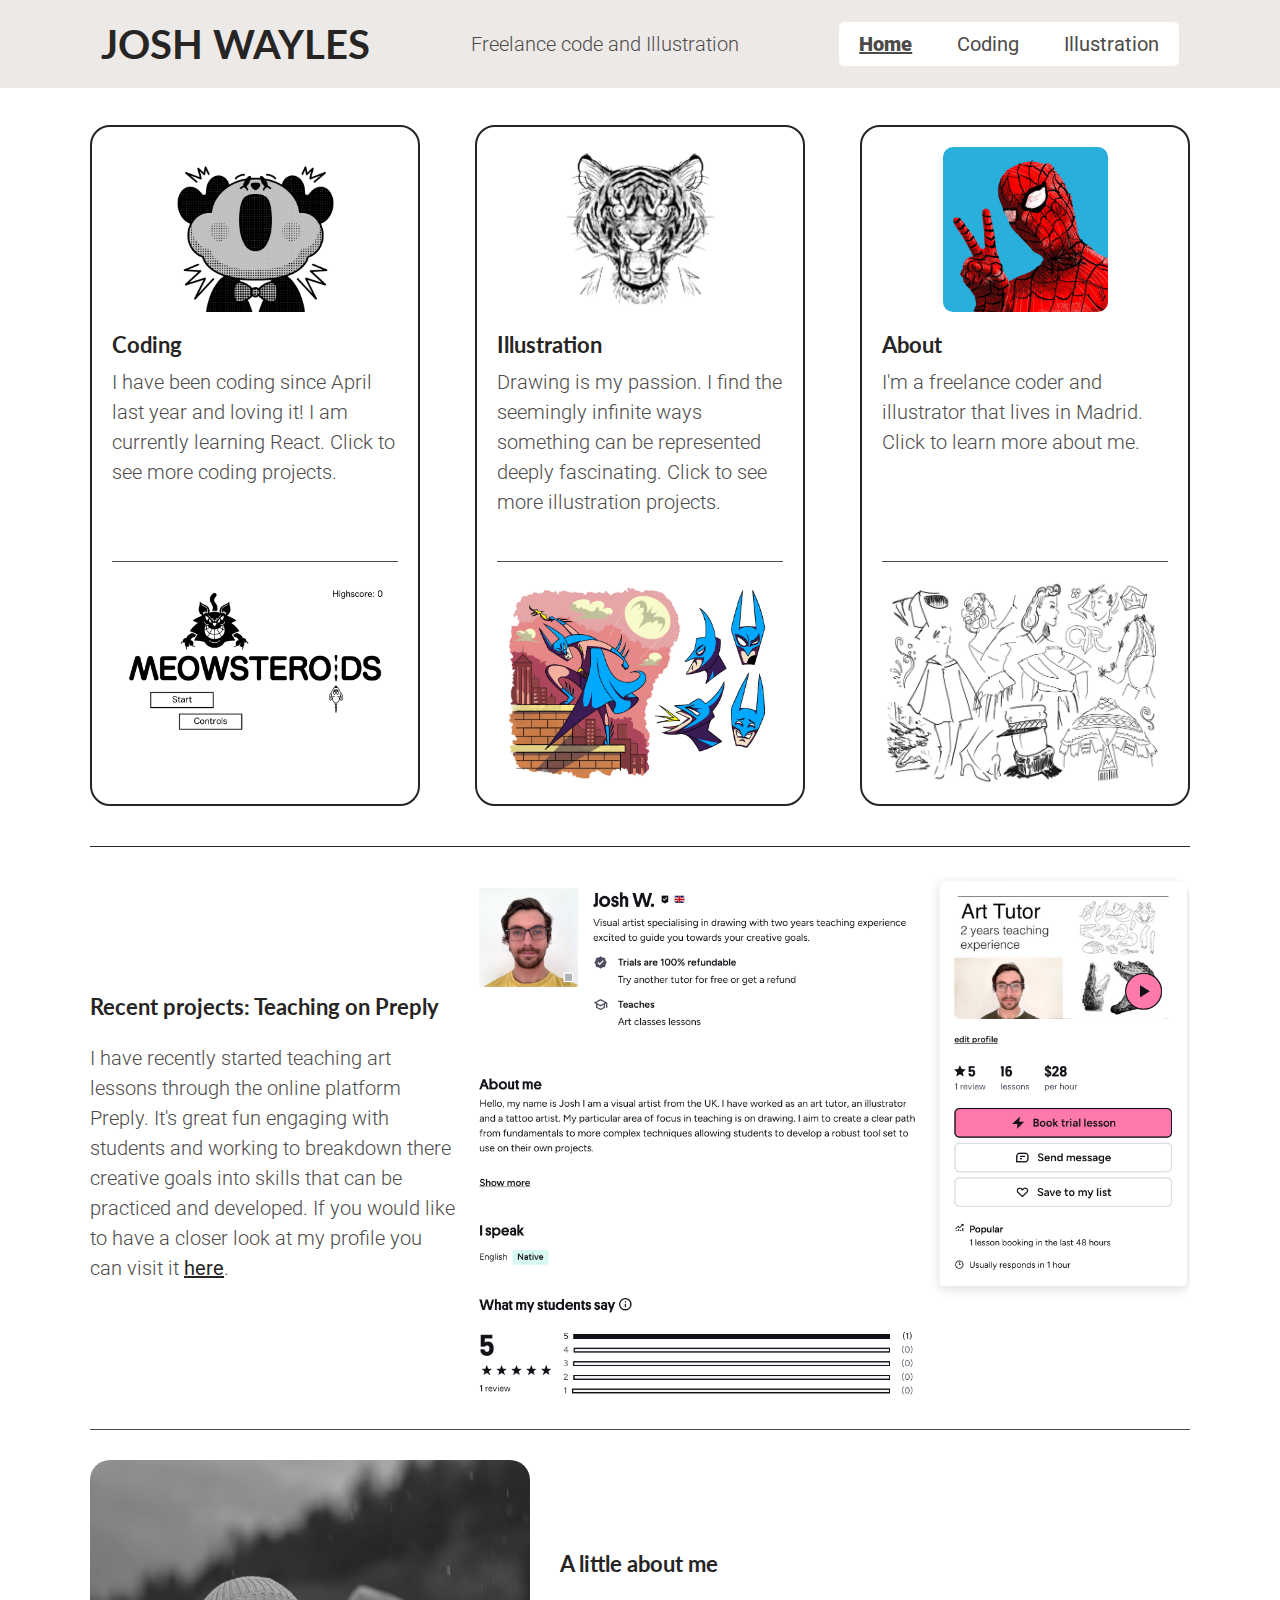
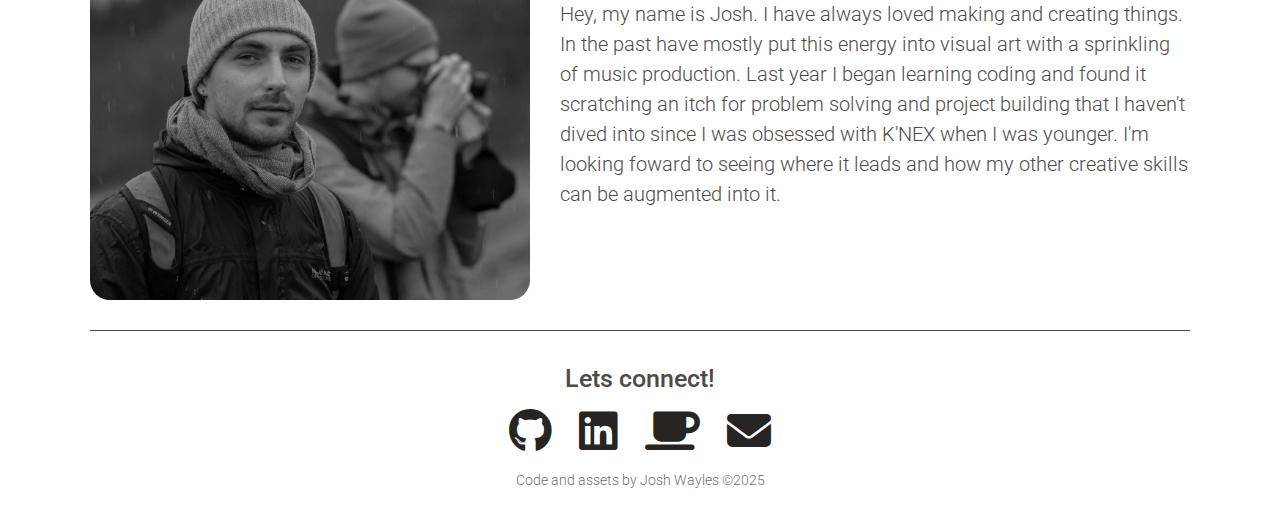
<file: index.html>
<!DOCTYPE html>
<html lang="en">

<head>

    <meta name="author" content="Josh Wayles" />
    <meta charset="UTF-8" />
    <meta name="viewport" content="width=device-width, initial-scale=1.0" />
    <meta name="description" content="Freelance illustrator and coder Josh Wayles' portfolio website">
    <meta name="keywords" content="Website, Portfolio, Games, Illustration">
    <title>Josh Wayles</title>

    <meta property="og:title" content="Josh Wayles" />
    <meta property="og:image" content="images/josh_wayles_spiderman.jpg" />
    <meta property="og:description" content="Freelance code and illustration" />
    <meta property="og:url" content="https://joshwayles.github.io." />
    <meta property="og:image:width" content="400" />
    <meta property="og:image:height" content="400" />
    <meta property="og:type" content="website" />

    <!--Google fonts Lato-->
    <link rel="preconnect" href="https://fonts.googleapis.com">
    <link rel="preconnect" href="https://fonts.gstatic.com" crossorigin>
    <link href="https://fonts.googleapis.com/css2?family=Lato:wght@300;400;700&display=swap" rel="stylesheet">

    <!--Google fonts Roboto-->
    <link rel="preconnect" href="https://fonts.googleapis.com">
    <link rel="preconnect" href="https://fonts.gstatic.com" crossorigin>
    <link
        href="https://fonts.googleapis.com/css2?family=Lato:wght@300;400;700&family=Roboto:ital,wght@0,100;0,300;0,400;0,500;0,700;0,900;1,100;1,300;1,400;1,500;1,700;1,900&display=swap"
        rel="stylesheet">

    <!--Social Icons-->
    <link rel="stylesheet" href="https://cdnjs.cloudflare.com/ajax/libs/font-awesome/6.6.0/css/all.min.css">

    <!--CSS-->
    <link rel="stylesheet" href="src/style.css" />

</head>

<body>

    <header class="header">
        <h1 class="header__title"><a class="header__title--link" aria-label="link to home page" href="index.html">JOSH
                WAYLES</a></h1>
        <p class="header__subtitle">Freelance code and Illustration</p>

        <nav aria-label="skip to section" class="nav" id="nav">

            <a aria-label="link to home page" class="nav__link current-page" href="index.html">Home</a>
            <a aria-label="link to coding portfolio" class="nav__link" href="coding.html">Coding</a>
            <a aria-label="link to illustration portfolio" class="nav__link" href="illustration.html">Illustration</a>

        </nav>
    </header>

    <div class="content-spacer"></div>

    <main class="main">

        <div class="container">

            <div class="card-display">

                <a class="card card-one" aria-label="link to coding portfolio" href="coding.html">
                    <div class="card-text">
                        <h2 class="card-text__title">Coding</h2>
                        <p class="card-text__body">I have been coding since April last year and loving it! I am
                            currently learning
                            React. Click to see more coding projects.</p>
                    </div>
                    <img class="card__image" src="images/josh_wayles_illustration_dealer.jpg"
                        alt="a cartoon don with an excited expression" loading="lazy">
                    <img class="card__desktop-image" src="images/meowsteroids/josh_wayles_meowsteroids_title.jpg"
                        alt="meowsteroids title page" loading="lazy">
                </a>

                <a class="card card-two" aria-label="link to illustration portfolio" href="illustration.html">
                    <div class="card-text">
                        <h2 class="card-text__title">Illustration</h2>
                        <p class="card-text__body">Drawing is my passion. I find the seemingly infinite ways something
                            can be
                            represented deeply fascinating. Click to see more illustration projects.</p>
                    </div>
                    <img class="card__image" src="images/sketch/josh_wayles_digital_sketch_tiger.jpg"
                        alt="a digital sketch of a tiger" loading="lazy">
                    <img class="card__desktop-image" src="images/josh_wayles_illustration_batman.jpg"
                        alt="a stylised illustration of batman stood on a building" loading="lazy">
                </a>

                <a class="card card-three" aria-label="link to about me section at the bottom of the home page"
                    href="#about-me">
                    <div class="card-text">
                        <h2 class="card-text__title">About</h2>
                        <p class="card-text__body">I'm a freelance coder and illustrator that lives in Madrid. Click to
                            learn more about me.</p>
                    </div>
                    <img class="card__image" src="images/josh_wayles_spiderman.jpg"
                        alt="a digital sketch of a home made spidermen outfit" loading="lazy">
                    <img class="card__desktop-image" src="images/josh_wayles_recent_sketch.jpg"
                        alt="sketches from the meseo del traje" loading="lazy">
                </a>

            </div>

            <div class="project project--border-bottom project--flex-reverse">
                <div class="project__text-content">
                    <h3 class="project__title">Recent projects: Teaching on Preply</h3>
                    <p class="project__body">I have recently started teaching art lessons through the online
                        platform Preply. It's great fun engaging with students and working to breakdown there creative goals into skills that can be practiced and developed. If you would like to have a closer look at my profile you can visit it
                        <a class="project__link" aria-label="link to my preply page"
                            href="https://preply.com/en/tutor/5653240">here</a>.
                    </p>
                </div>
                <img class="project__image project__image--recent" src="images/preply_josh_wayles_profile.png"
                    alt="a screenshot of my Preply profile page" loading="lazy">
            </div>

            <div class="project project--border-bottom project--flex-reverse" id="about-me">
                <div class="project__text-content">
                    <h3 class="project__title">A little about me</h3>
                    <p class="project__body">Hey, my name is Josh. I have always loved making and creating things. In
                        the past have mostly put this energy into visual art with a sprinkling of music production. Last
                        year I began learning coding and found it scratching an itch for problem solving and project
                        building that I haven't dived into since I was obsessed with K'NEX when I was younger. I'm
                        looking foward to seeing where it leads and how my other creative skills can be augmented into
                        it.</p>
                    <p class="project__body"></p>
                </div>
                <img class="project__image project__image--about" src="images/josh_wayles_portrait.jpg"
                    alt="a black and white photograph of me in nature" loading="lazy">
            </div>

        </div>

    </main>

    <footer class="footer">

        <p class="footer__text">Lets connect!</p>

        <div class="social-icons">
            <a aria-label="link to github" class="social-icons__link" href="https://github.com/JoshWayles"><i
                    role="presentation" class="fa-brands fa-github"></i></a>
            <a aria-label="link to linkedin" class="social-icons__link"
                href="https://www.linkedin.com/in/josh-wayles-0a90521ba/"><i role="presentation"
                    class="fa-brands fa-linkedin"></i></a>
            <a aria-label="link to kofi" class="social-icons__link" href="https://ko-fi.com/joshwayles"><i
                    role="presentation" class="fa-solid fa-mug-saucer"></i></a>
            <a aria-label="link to contact form" class="social-icons__link"
                href="https://forms.gle/ByCnt6z9Kf9VAMFk9"><i role="presentation" class="fa-solid fa-envelope"></i></a>
        </div>

        <p class="footer__tm-text">Code and assets by Josh Wayles &#169;2025</p>

    </footer>

    <script src="src/script.js"></script>

</body>

</html>
</file>
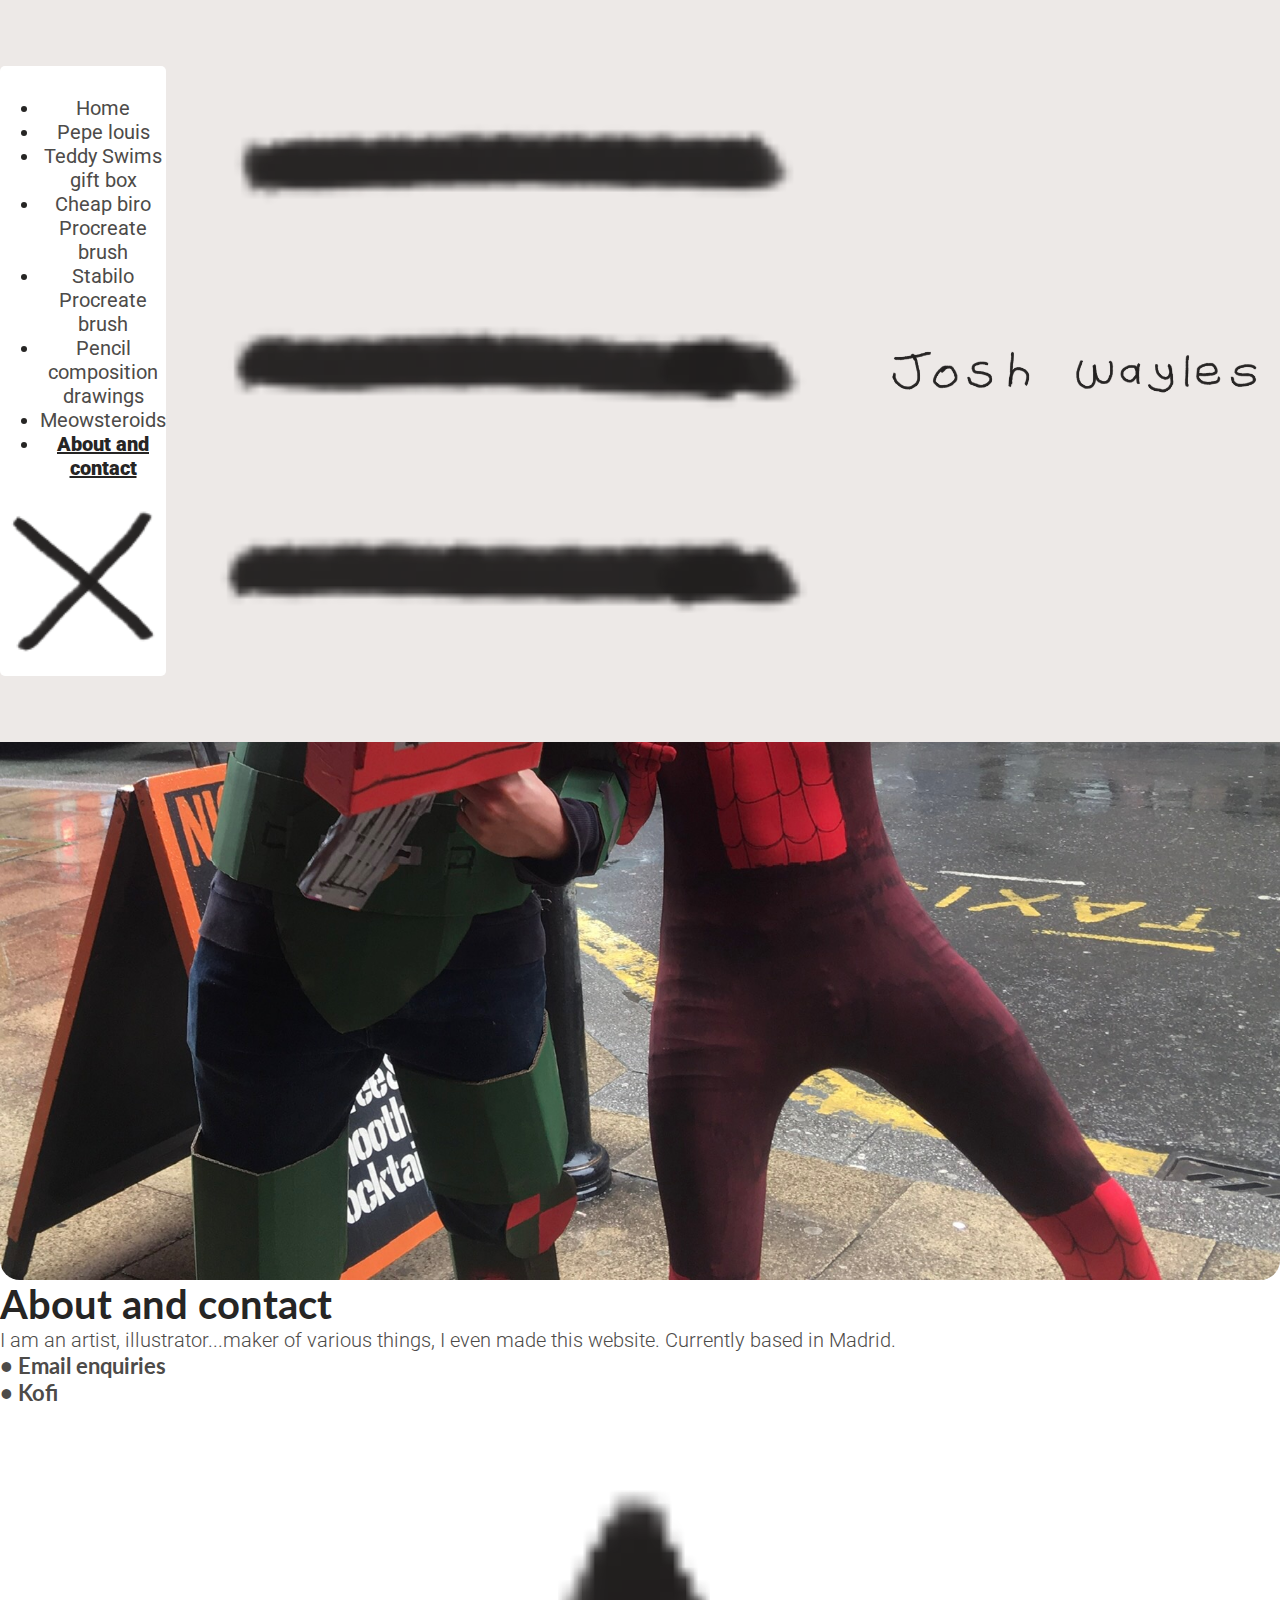
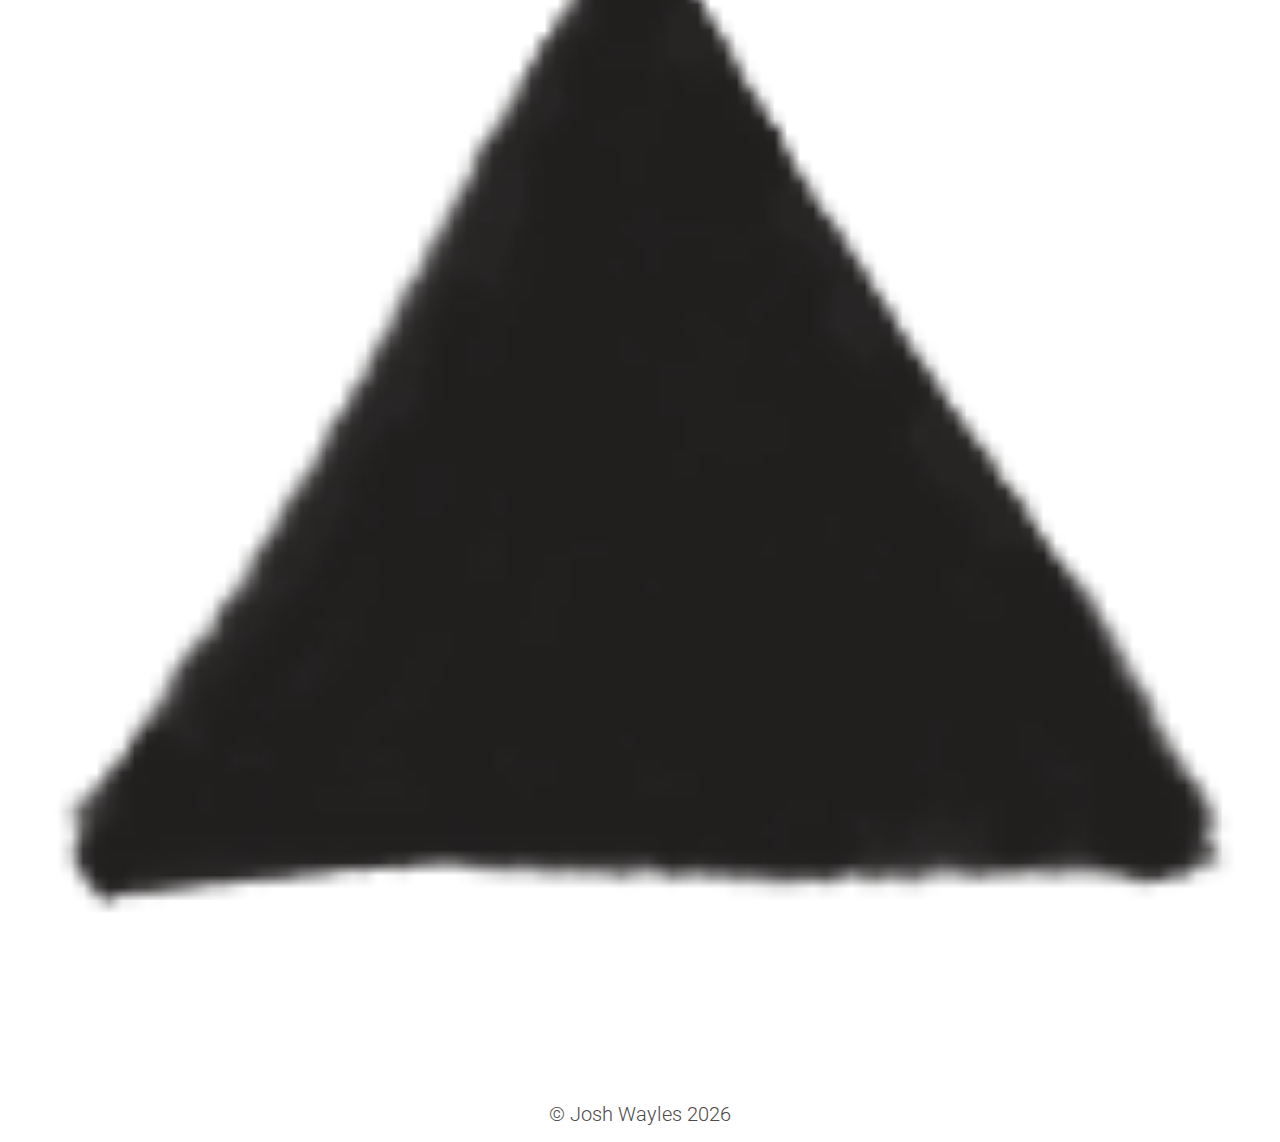
<file: about-contact.html>
<!DOCTYPE html>
<html lang="en">

<head>

    <meta name="author" content="Josh Wayles" />
    <meta charset="UTF-8" />
    <meta name="viewport" content="width=device-width, initial-scale=1.0" />
    <meta name="description" content="Freelance illustrator Josh Wayles portfolio website">
    <meta name="keywords" content="Website, Portfolio, Games, Illustration">
    <title>Josh Wayles</title>

    <meta property="og:title" content="Josh Wayles" />
    <meta property="og:image" content="images/og-image.jpg" />
    <meta property="og:image:width" content="200" />
    <meta property="og:image:height" content="200" />
    <meta property="og:description" content="Freelance illustration" />
    <meta property="og:url" content="https://joshwayles.github.io." />
    <meta property="og:type" content="website" />

    <!--Google fonts Lato-->
    <link rel="preconnect" href="https://fonts.googleapis.com">
    <link rel="preconnect" href="https://fonts.gstatic.com" crossorigin>
    <link href="https://fonts.googleapis.com/css2?family=Lato:wght@300;400;700&display=swap" rel="stylesheet">

    <!--Google fonts Roboto-->
    <link rel="preconnect" href="https://fonts.googleapis.com">
    <link rel="preconnect" href="https://fonts.gstatic.com" crossorigin>
    <link
        href="https://fonts.googleapis.com/css2?family=Lato:wght@300;400;700&family=Roboto:ital,wght@0,100;0,300;0,400;0,500;0,700;0,900;1,100;1,300;1,400;1,500;1,700;1,900&display=swap"
        rel="stylesheet">

    <!--CSS-->
    <link rel="stylesheet" href="src/style.css" />

</head>

<body>

    <!--TITLE AND NAV-->

    <header>

        <nav class="nav" id="nav-menu">
            <ul>
                <li><a href="index.html" aria-label="link to home">Home</a></li>
                <li><a href="pepe.html" aria-label="link to pepe louis project">Pepe louis</a></li>
                <li><a href="teddy-swims.html" aria-label="link to cheap biro for teddy swims project">Teddy Swims gift
                        box</a></li>
                <li><a href="cheap-biro.html" aria-label="link to cheap biro for procreate project">Cheap biro Procreate
                        brush</a></li>
                <li><a href="stabilo.html" aria-label="link to stabilo for procreate project">Stabilo Procreate
                        brush</a></li>
                <li><a href="pencil-compositions.html" aria-label="link to pencil composition project">Pencil
                        composition
                        drawings</a></li>
                <li><a href="meowsteroids.html" aria-label="link to meowsteroids project">Meowsteroids</a></li>
                <li><a href="about-contact.html" aria-label="link to about and contact information"
                        class="current-page">About and contact</a></li>
            </ul>
            <img src="images/icon-close.png" class="icon icon-close" id="btn-close" onclick="navClose()"
                alt="Close button">
        </nav>

        <img src="images/icon-burger.png" class="icon icon-burger" id="btn-burger" onclick="navOpen()"
            alt="Burger menu button">

        <div class="logo-container">
            <img src="images/icon-logo.png" class="logo" alt="Page logo">
        </div>

    </header>

    <!--CONTENT-->

    <div class="img-container" role="Project visual content">
        <a href="#" aria-label="Scroll to image 1" class="tab-scroll">
            <img src="images/portrait_spiderman.jpg" class="project-img project-img__square"
                alt="A photograph of me and a friend in homemade costumes of a space marine and spiderman, an arrow that says 'me' points to spiderman">
        </a>
    </div>
    <div class="text-container" role="Project text content">
        <h1>About and contact</h1>
        <p>I am an artist, illustrator...maker of various things, I even made this website. Currently based in Madrid.
        </p>
        <h2><a class="external-link"
                href="https://docs.google.com/forms/d/e/1FAIpQLSc1AdpR1IkyP3hyWMCSMUgpWuBpHGOkdDmPR5BKzBFDp6uoiQ/viewform?usp=sf_link"
                aria-label="link to play email enquiry fom">&#x2022; Email enquiries</a></h2>
        <h2><a class="external-link" href="https://ko-fi.com/joshwayles" aria-label="link to my Kofi page">&#x2022;
                Kofi</a></h2>
        <a href="#" aria-label="Scroll to text"></a>
    </div>

    <div class="top-container" role="Area for button to return to the top of the page">
        <a href="#" aria-label="scroll to top of page">
            <img src="images/icon-top.png" class="icon icon-top" alt="Back to top arrow">
        </a>
    </div>

    <footer>
        <p class="footer-p">&#xa9; Josh Wayles 2026</p>
    </footer>

    <script src="src/script.js"></script>

</body>

</html>
</file>
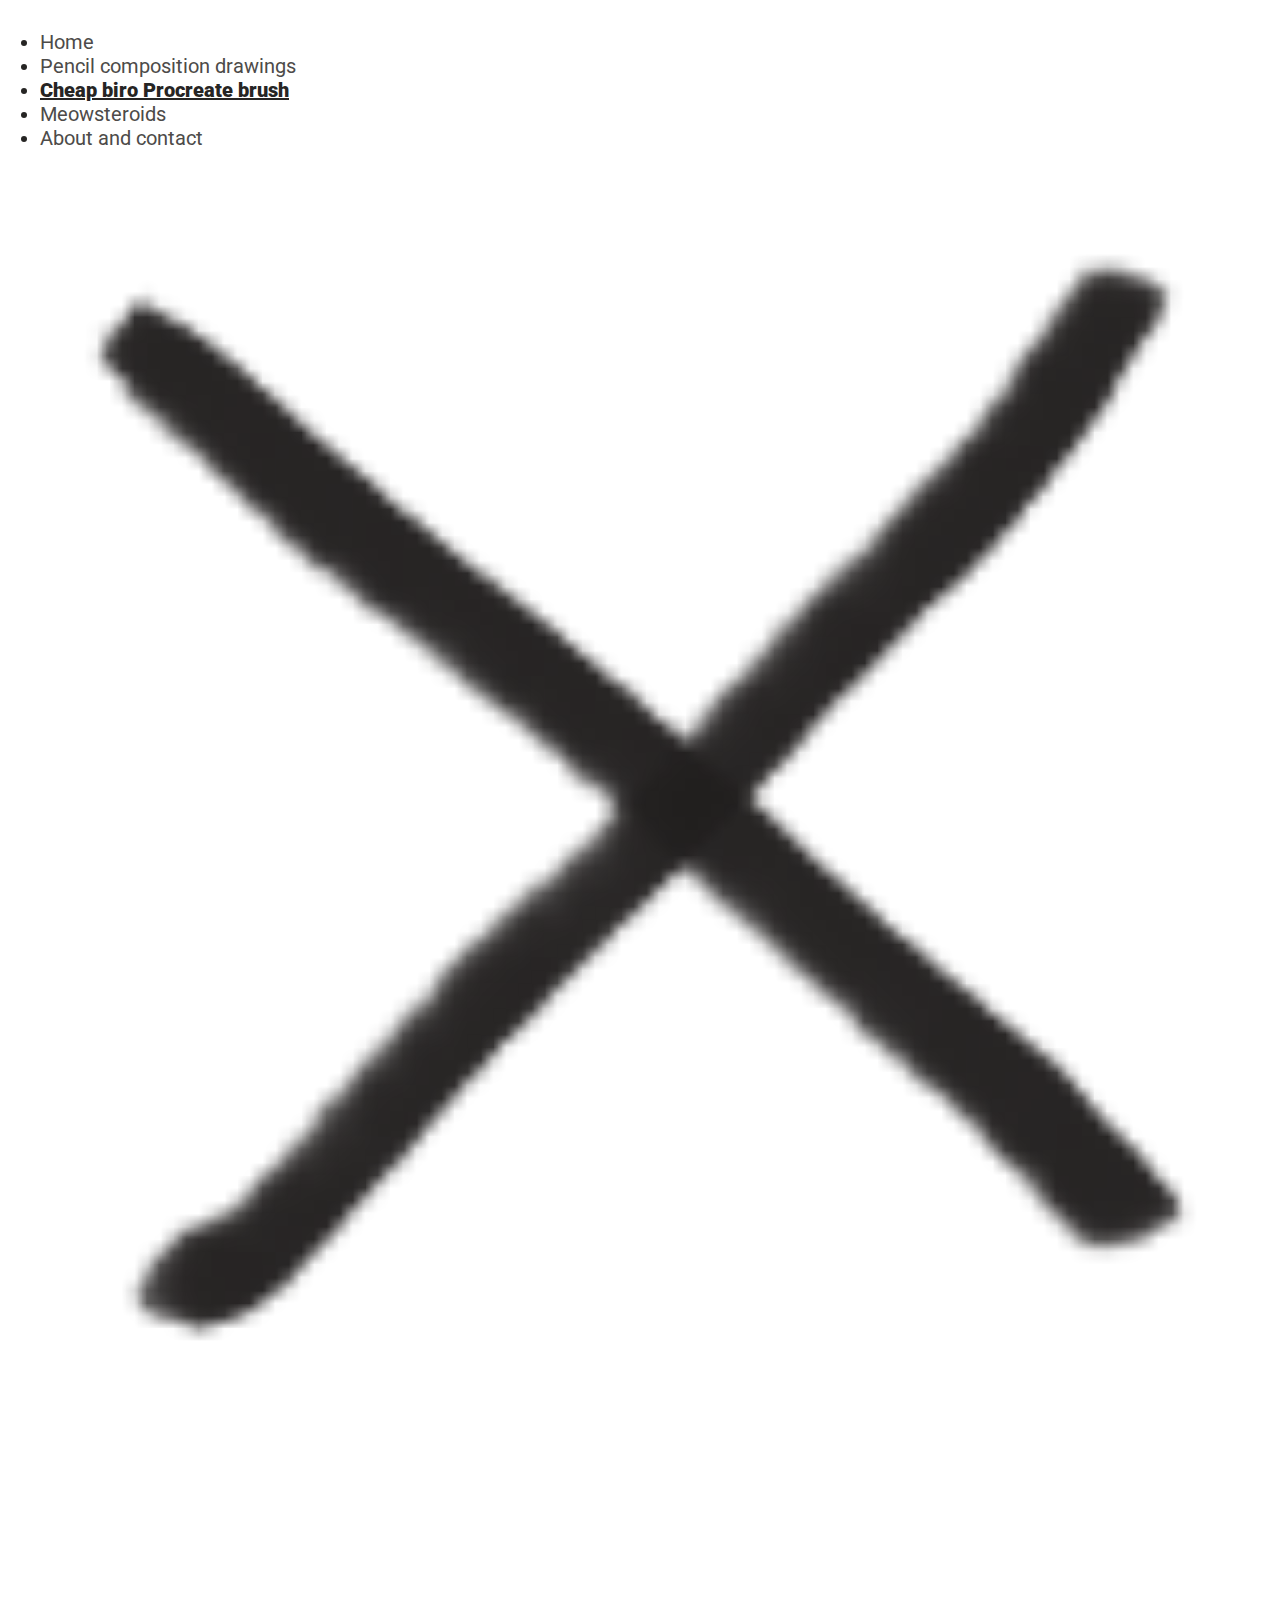
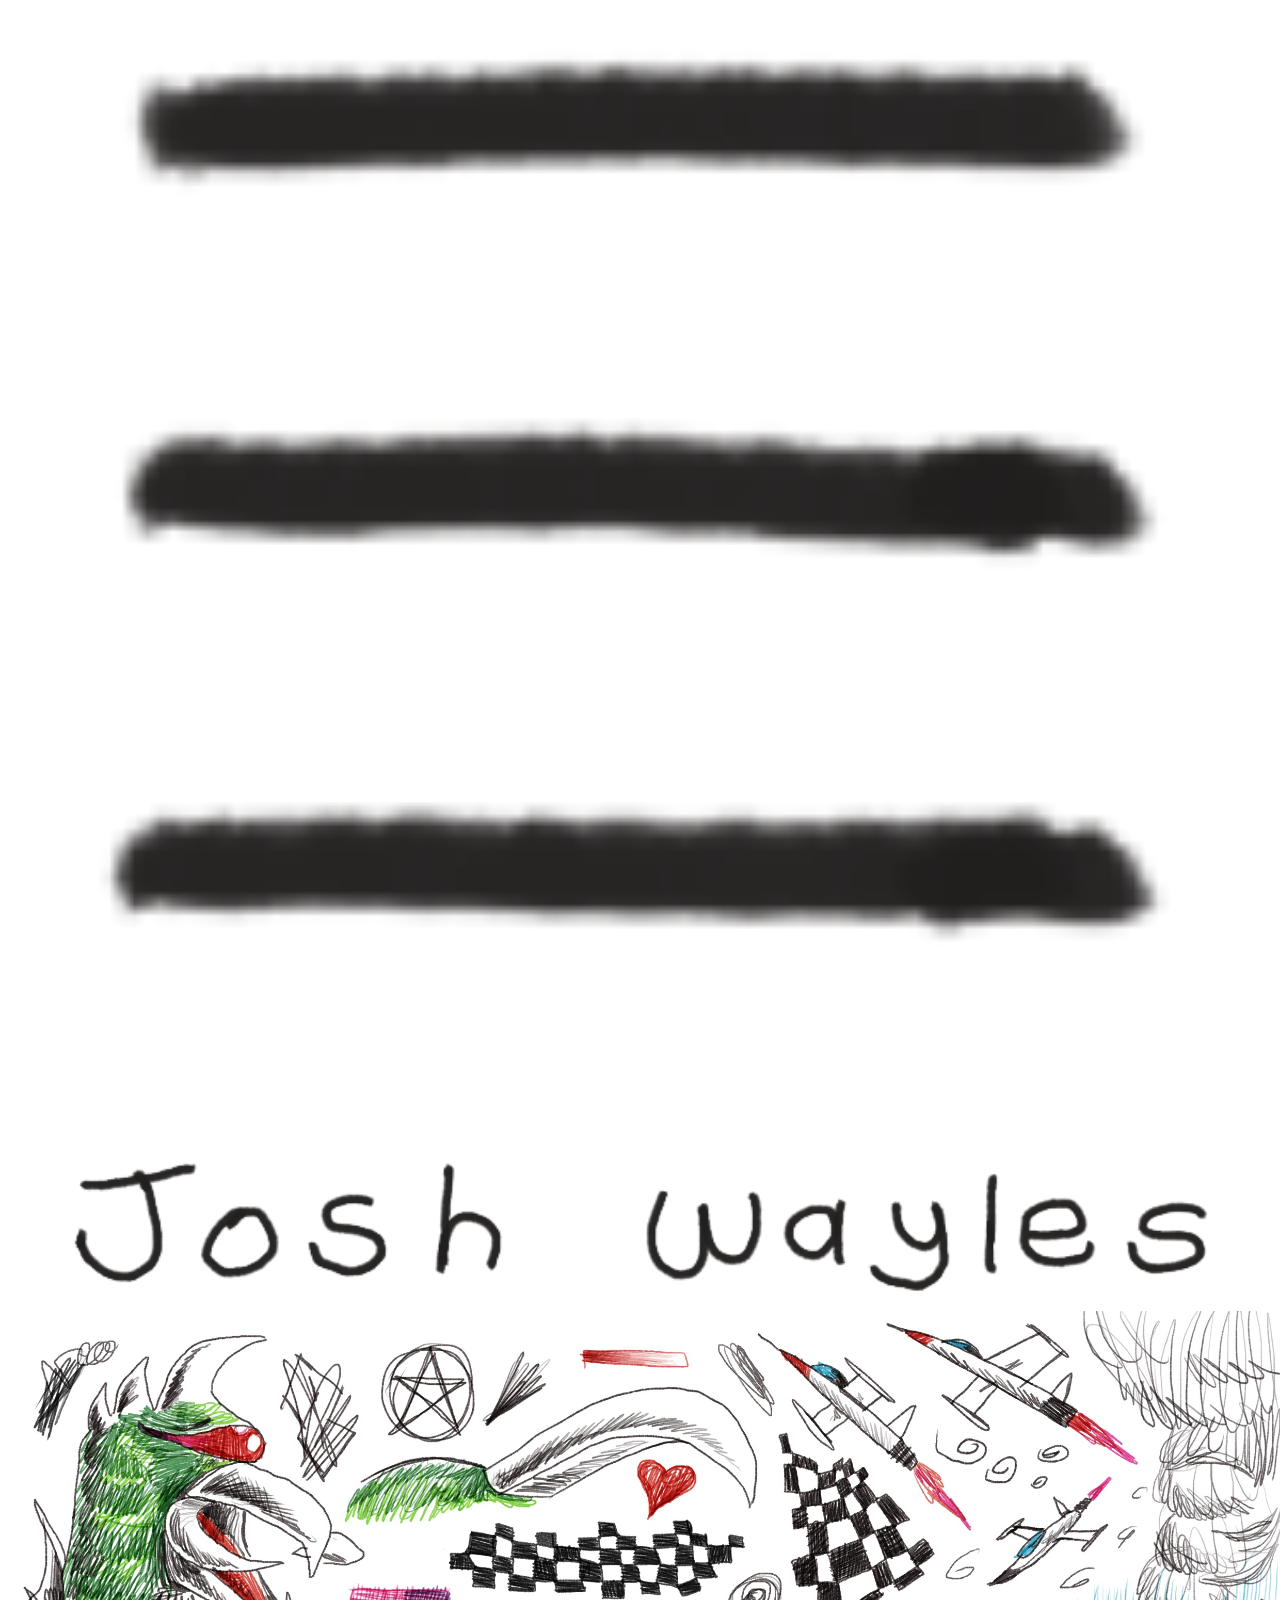
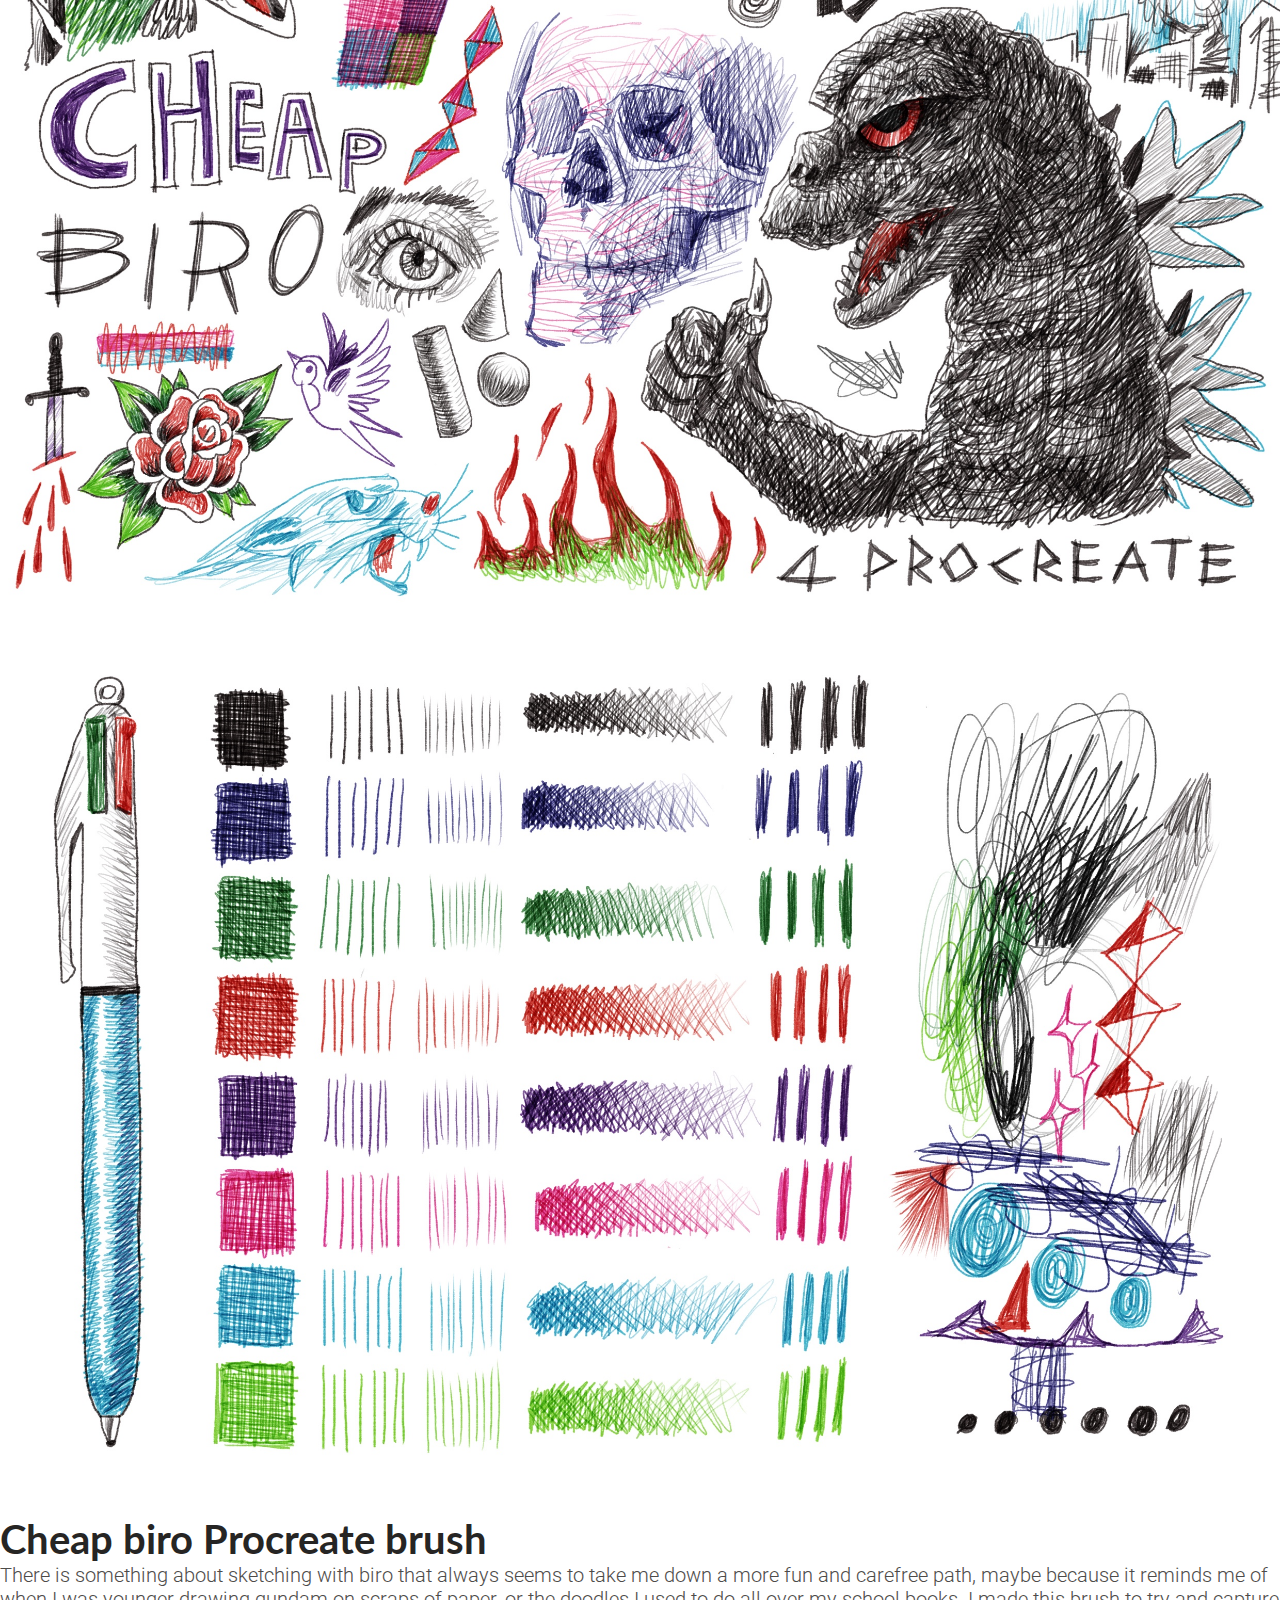
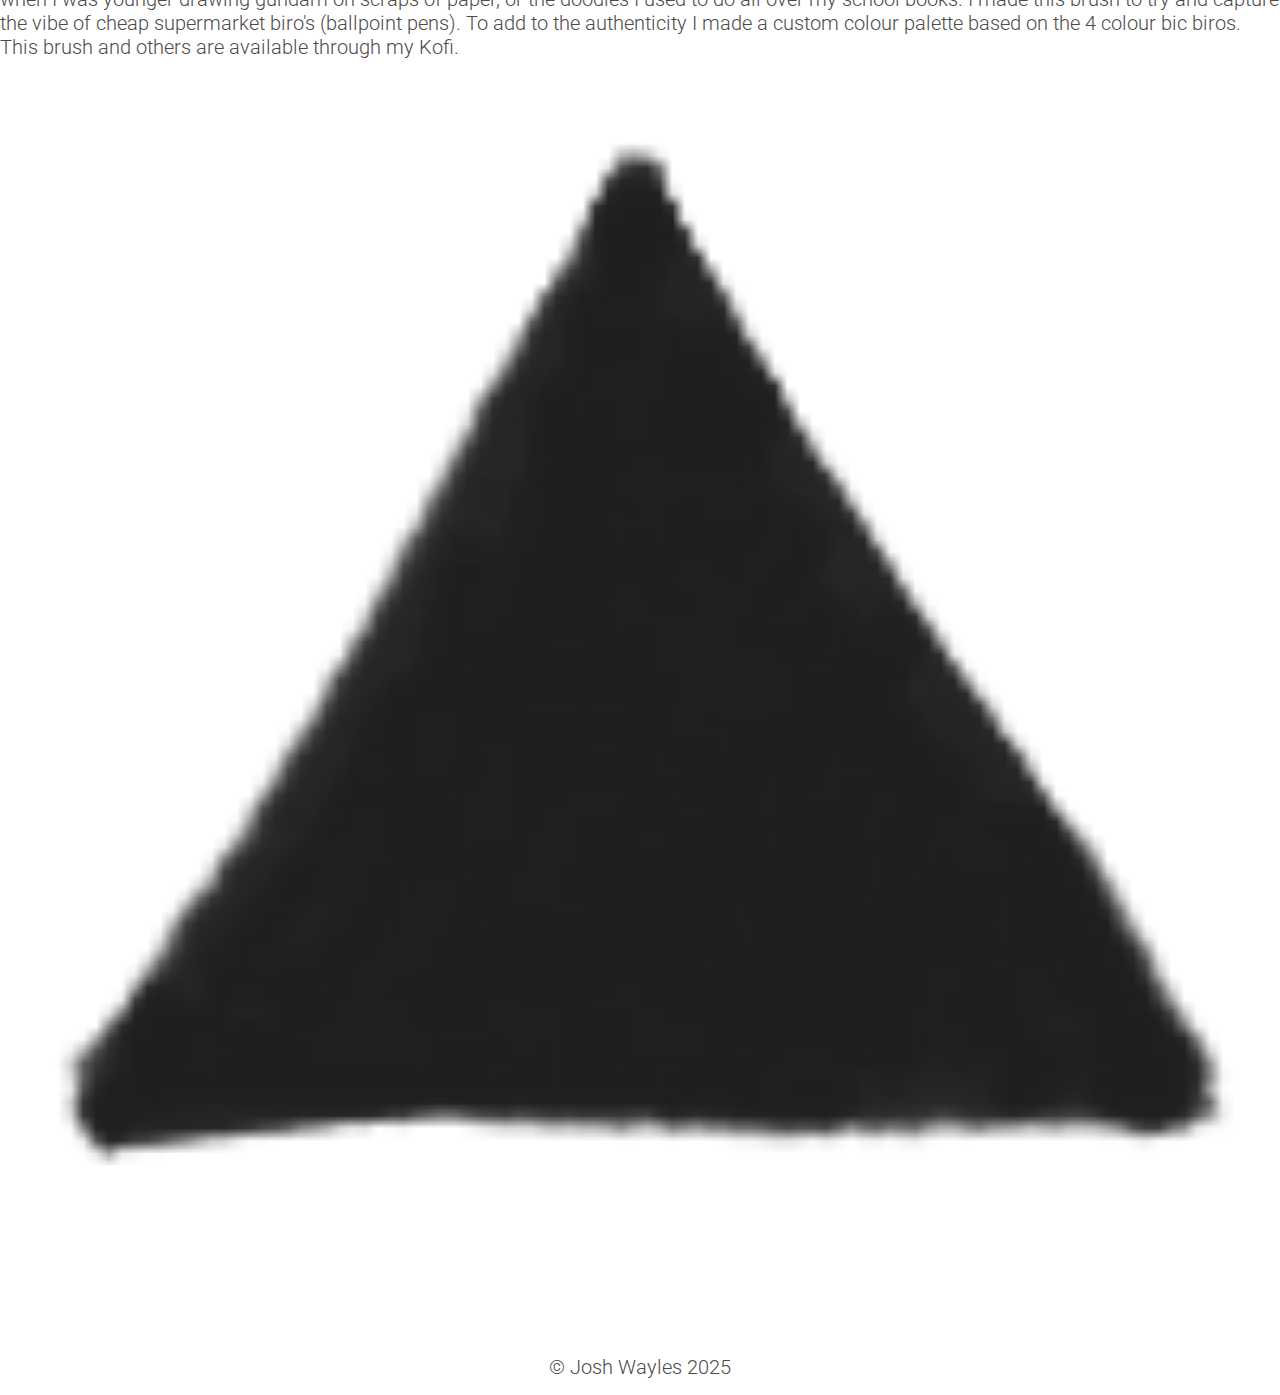
<file: cheap-biro.html>
<!DOCTYPE html>
<html lang="en">

<head>

    <meta name="author" content="Josh Wayles" />
    <meta charset="UTF-8" />
    <meta name="viewport" content="width=device-width, initial-scale=1.0" />
    <meta name="description" content="Freelance illustrator Josh Wayles portfolio website">
    <meta name="keywords" content="Website, Portfolio, Games, Illustration">
    <title>Josh Wayles</title>

    <meta property="og:title" content="Josh Wayles" />
    <meta property="og:image" content="images/og_image.jpg" />
    <meta property="og:image:width" content="400" />
    <meta property="og:image:height" content="400" />
    <meta property="og:description" content="Freelance illustration" />
    <meta property="og:url" content="https://joshwayles.github.io." />
    <meta property="og:type" content="website" />

    <!--Google fonts Lato-->
    <link rel="preconnect" href="https://fonts.googleapis.com">
    <link rel="preconnect" href="https://fonts.gstatic.com" crossorigin>
    <link href="https://fonts.googleapis.com/css2?family=Lato:wght@300;400;700&display=swap" rel="stylesheet">

    <!--Google fonts Roboto-->
    <link rel="preconnect" href="https://fonts.googleapis.com">
    <link rel="preconnect" href="https://fonts.gstatic.com" crossorigin>
    <link
        href="https://fonts.googleapis.com/css2?family=Lato:wght@300;400;700&family=Roboto:ital,wght@0,100;0,300;0,400;0,500;0,700;0,900;1,100;1,300;1,400;1,500;1,700;1,900&display=swap"
        rel="stylesheet">

    <!--CSS-->
    <link rel="stylesheet" href="src/style.css" />

</head>

<body>

    <!--TITLE AND NAV-->

    <nav class="nav" id="nav-menu">
        <ul>
            <li><a href="index.html" aria-label="link to home">Home</a></li>
            <li><a href="pencil-compositions.html" aria-label="link to pencil composition project">Pencil composition
                    drawings</a></li>
            <li><a href="cheap-biro.html" aria-label="link to cheap biro for procreate project"
                    class="current-page">Cheap biro Procreate brush</a></li>
            <li><a href="meowsteroids.html" aria-label="link to meowsteroids project">Meowsteroids</a></li>
            <li><a href="about-contact.html" aria-label="link to about and contact information">About and contact</a>
            </li>
        </ul>
        <img src="images/icon-close.png" class="icon icon-close" id="btn-close" onclick="navClose()">
    </nav>

    <img src="images/icon-burger.png" class="icon icon-burger" id="btn-burger" onclick="navOpen()">

    <div class="logo-container">
        <img src="images/icon-logo.png" class="logo">
    </div>

    <!--CONTENT-->

    <div class="img-container">
        <img src="images/biro/cheap_biro_illustration_example_josh_wayles_2.jpg"
            class="project-img project-img__landscape"
            alt="Various crude drawings made with a procreate brush I created to emulate a cheap biro, the creature top left is gigan and the one bottom right is godzilla">
        <a href="#" aria-label="Scroll to image 1"></a>
        <img src="images/biro/cheap_biro_illustration_example_josh_wayles_1.jpg"
            class="project-img project-img__landscape"
            alt="An image illustrating the mark making possibilities of a procreate brush i created that was designed to emulate a cheap biro">
        <a href="#" aria-label="Scroll to image 2"></a>
    </div>
    </div>
    <div class="text-container">
        <h1>Cheap biro Procreate brush</h1>
        <p>There is something about sketching with biro that always seems to take me down a more fun and carefree path,
            maybe because it reminds me of when I was younger drawing gundam on scraps of paper, or the
            doodles I used to do all over my school books. I made this brush to try and capture the vibe of cheap
            supermarket biro's (ballpoint pens). To add to the authenticity I
            made a custom colour palette based on the 4 colour bic biros. This brush and others are <a
                class="external-link" href="https://ko-fi.com/joshwayles/shop"
                aria-label="link to my Kofi shop">available through my Kofi</a>.</p>
        <a href="#" aria-label="Scroll to text"></a>
    </div>

    <div class="top-container">
        <a href="#top" aria-label="scroll to top of page">
            <img src="images/icon-top.PNG" class="icon icon-top">
        </a>
    </div>

    <footer>
        <p class="footer-p">&#xa9; Josh Wayles 2025</p>
    </footer>

    <script src="src/script.js"></script>

</body>

</html>
</file>
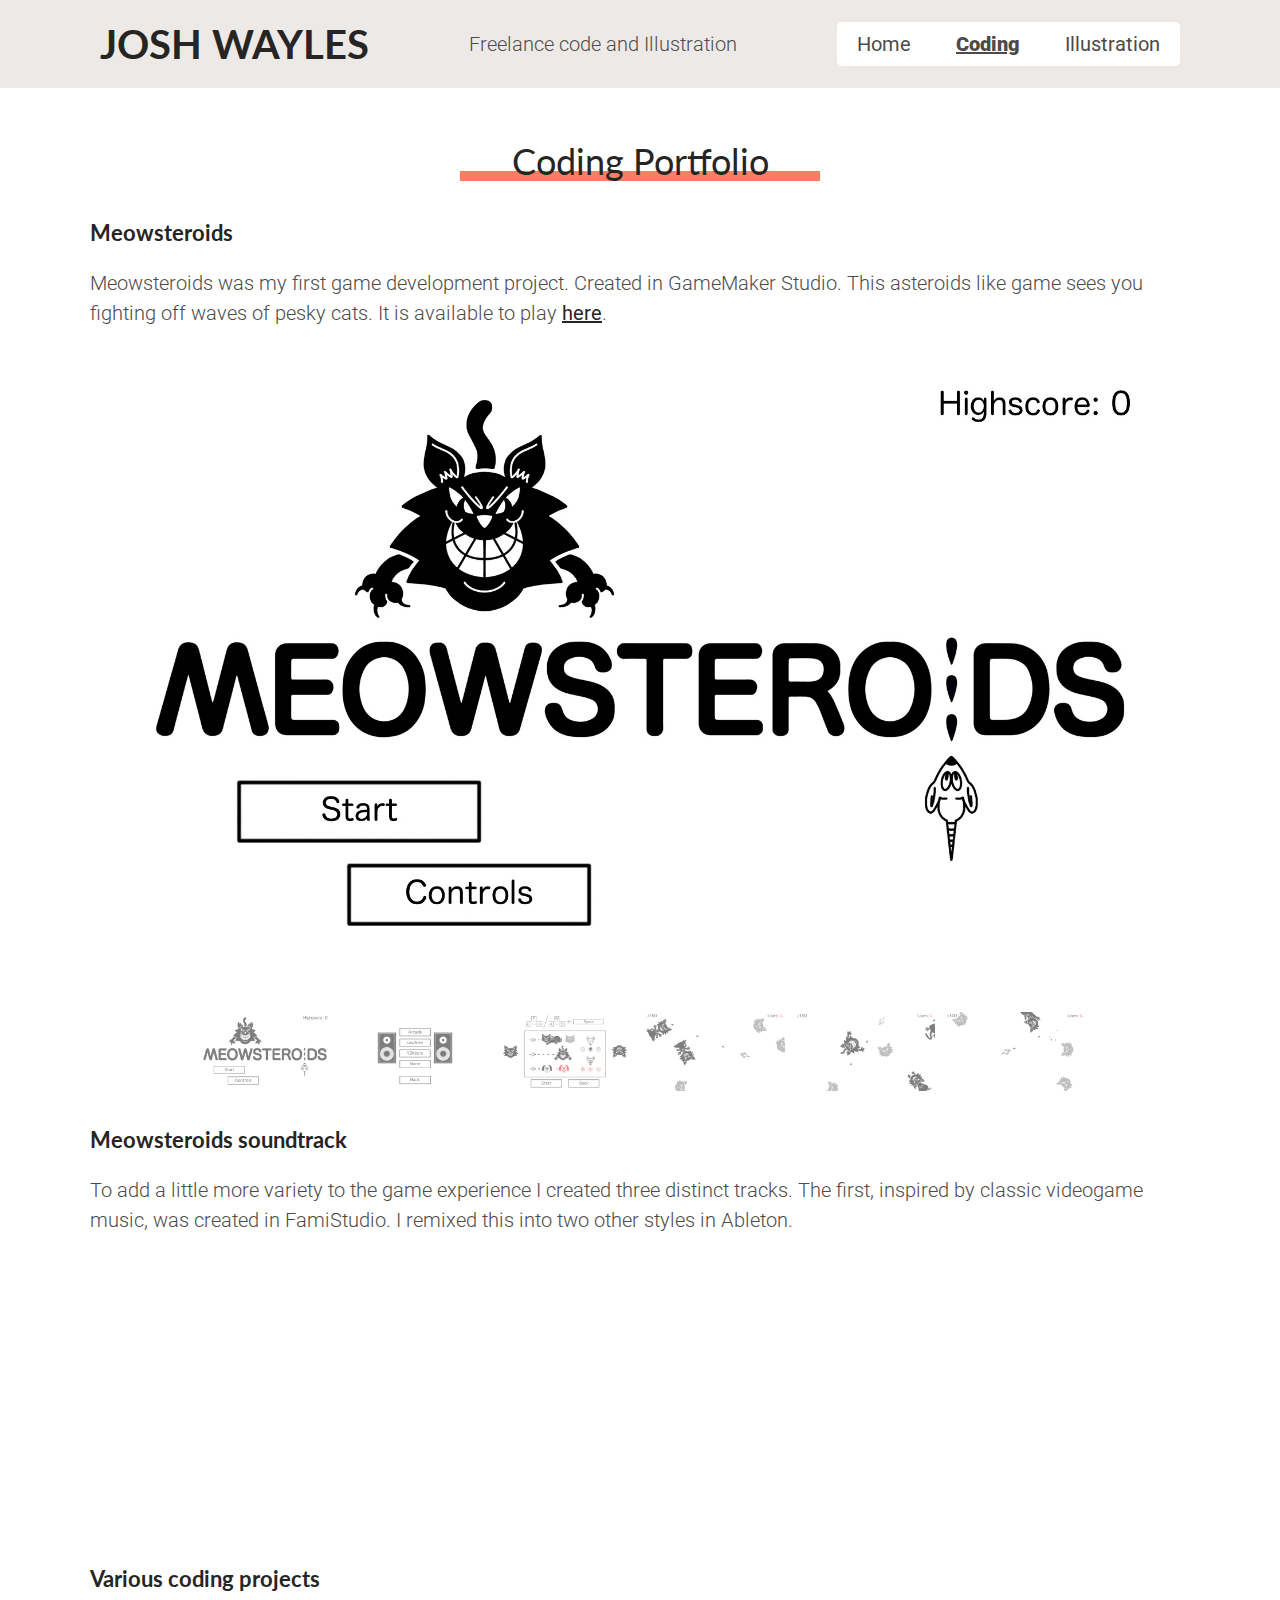
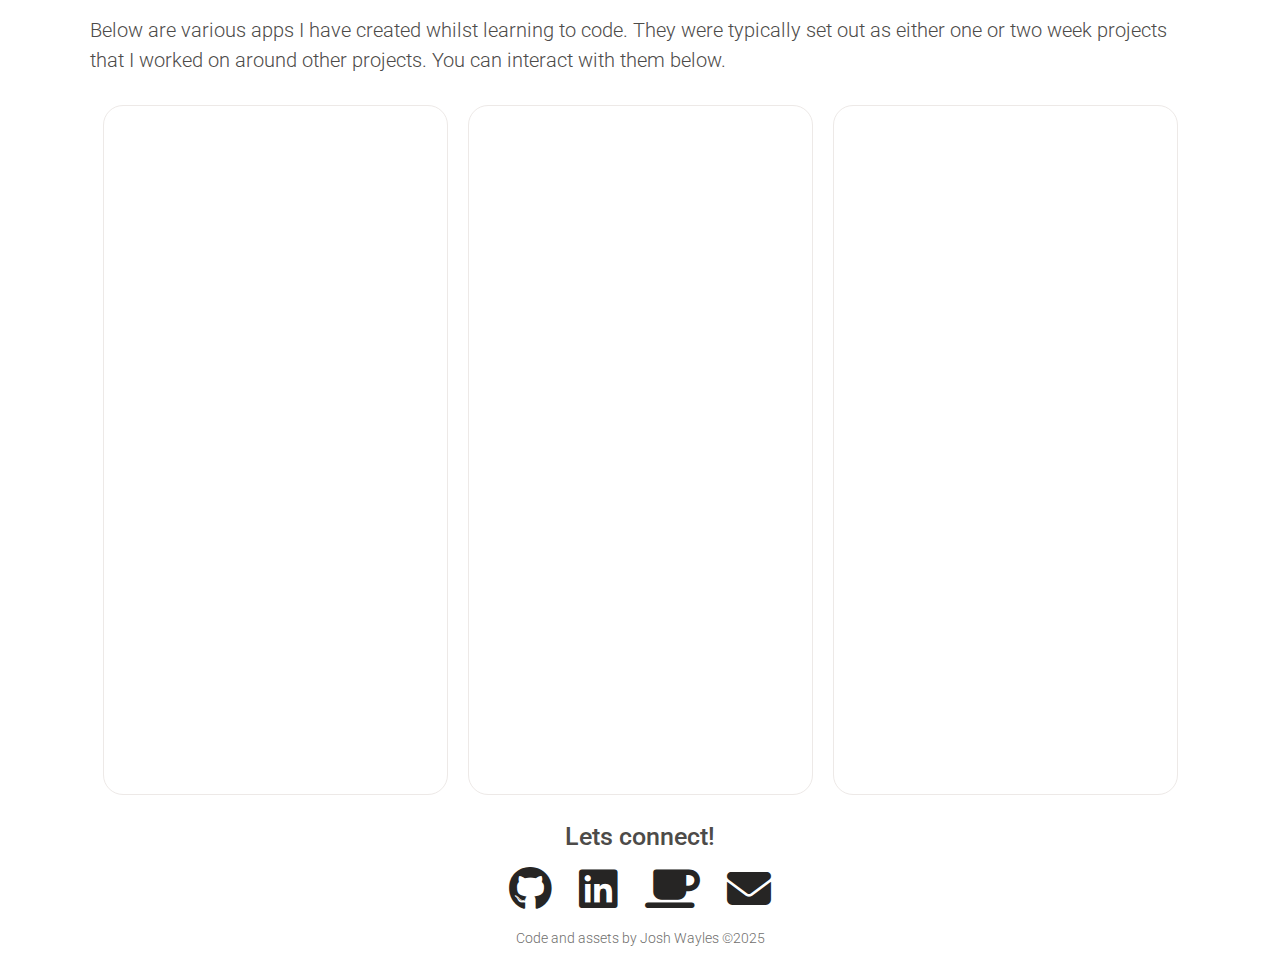
<file: coding.html>
<!DOCTYPE html>
<html lang="en">

<head>

    <meta name="author" content="Josh Wayles" />
    <meta charset="UTF-8" />
    <meta name="viewport" content="width=device-width, initial-scale=1.0" />
    <meta name="description" content="Freelance illustrator and coder Josh Wayles' coding portfolio">
    <meta name="keywords" content="Website, Portfolio, Games, Illustration">
    <title>Josh Wayles</title>

    <meta property="og:title" content="Josh Wayles" />
    <meta property="og:image" content="images/josh_wayles_spiderman.jpg" />
    <meta property="og:description" content="Freelance code and illustration" />
    <meta property="og:url" content="https://joshwayles.github.io." />
    <meta property="og:image:width" content="400" />
    <meta property="og:image:height" content="400" />
    <meta property="og:type" content="website" />

    <!--Google fonts Lato-->
    <link rel="preconnect" href="https://fonts.googleapis.com">
    <link rel="preconnect" href="https://fonts.gstatic.com" crossorigin>
    <link href="https://fonts.googleapis.com/css2?family=Lato:wght@300;400;700&display=swap" rel="stylesheet">

    <!--Google fonts Roboto-->
    <link rel="preconnect" href="https://fonts.googleapis.com">
    <link rel="preconnect" href="https://fonts.gstatic.com" crossorigin>
    <link
        href="https://fonts.googleapis.com/css2?family=Lato:wght@300;400;700&family=Roboto:ital,wght@0,100;0,300;0,400;0,500;0,700;0,900;1,100;1,300;1,400;1,500;1,700;1,900&display=swap"
        rel="stylesheet">

    <!--Social Icons-->
    <link rel="stylesheet" href="https://cdnjs.cloudflare.com/ajax/libs/font-awesome/6.6.0/css/all.min.css">

    <!--CSS-->
    <link rel="stylesheet" href="src/style.css" />

</head>

<body>

    <header class="header">
        <h1 class="header__title"><a class="header__title--link" aria-label="link to home page" href="index.html">JOSH WAYLES</a></h1>
        <p class="header__subtitle">Freelance code and Illustration</p>

        <nav class="nav" id="nav">

            <a aria-label="link to home page" class="nav__link" href="index.html">Home</a>
            <a aria-label="link to coding portfolio" class="nav__link current-page" href="coding.html">Coding</a>
            <a aria-label="link to illustration portfolio" class="nav__link" href="illustration.html">Illustration</a>

        </nav>
    </header>

    <div class="content-spacer"></div>

    <main class="main">

        <div class="container">

            <h2 class="page__title">Coding Portfolio</h2>

            <div class="project">
                <h3 class="project__title">Meowsteroids</h3>
                <p class="project__body">Meowsteroids was my first game development project. Created in GameMaker
                    Studio. This asteroids like game sees you fighting off waves of pesky cats. It is available to play
                    <a class="project__link" aria-label="link to play meowsteroids"
                        href="https://joshwheels.itch.io/meowsteroids">here</a>.
                </p>

                <img class="project__image project__image--landscape" id="meowsteroids-img"
                    src="images/meowsteroids/josh_wayles_meowsteroids_title.jpg"
                    alt="screenshots from the asteroids like game meowsteroids" loading="lazy">

                <div class="thumbnail" aria-label="thumbnails to change main image">
                    <img class="thumbnail__image thumbnail__image--3" onclick="meowImageChange(this)"
                        src="images/meowsteroids/josh_wayles_meowsteroids_title.jpg" alt="meowsteroids title page"
                        loading="lazy">
                    <img class="thumbnail__image  thumbnail__image--3" onclick="meowImageChange(this)"
                        src="images/meowsteroids/josh_wayles_meowsteroids_music.jpg" alt="meowsteroids music page"
                        loading="lazy">
                    <img class="thumbnail__image  thumbnail__image--3" onclick="meowImageChange(this)"
                        src="images/meowsteroids/josh_wayles_meowsteroids_controls.jpg" alt="meowsteroids controls page"
                        loading="lazy">
                    <img class="thumbnail__image  thumbnail__image--3" onclick="meowImageChange(this)"
                        src="images/meowsteroids/josh_wayles_meowsteroids_game1.jpg"
                        alt="meowsteroids game screenshot 1" loading="lazy">
                    <img class="thumbnail__image  thumbnail__image--3" onclick="meowImageChange(this)"
                        src="images/meowsteroids/josh_wayles_meowsteroids_game2.jpg"
                        alt="meowsteroids game screenshot 2" loading="lazy">
                    <img class="thumbnail__image  thumbnail__image--3" onclick="meowImageChange(this)"
                        src="images/meowsteroids/josh_wayles_meowsteroids_game3.jpg"
                        alt="meowsteroids game screenshot 3" loading="lazy">
                </div>
            </div>

            <div class="project">
                <h3 class="project__title">Meowsteroids soundtrack</h3>
                <p class="project__body">To add a little more variety to the game experience I created three
                    distinct tracks. The first, inspired by classic videogame music, was created in
                    FamiStudio. I remixed this into two other styles in Ableton.</p>
                <iframe class="project__music" title="music player for the meowsteroids game soundtrack"
                    style="border: 0"
                    src="https://bandcamp.com/EmbeddedPlayer/album=3588984896/size=large/bgcol=ffffff/linkcol=63b3cc/artwork=small/transparent=true/"
                    seamless loading="lazy"><a
                        href="https://joshwayles.bandcamp.com/album/meowsteroids-ost">Meowsteroids OST by Josh
                        Wayles</a></iframe>
            </div>

            <div class="project">
                <h3 class="project__title">Various coding projects</h3>
                <p class="project__body">Below are various apps I have created whilst learning to code. They were
                    typically set out as either one or two week projects that I worked on around other projects. You can
                    interact with them below.</p>
            </div>
            <div class="frame-display">
                <iframe title="html blackjack app" class="frame-display__frame"
                    src="https://josh-wayles-blackjack-app.netlify.app" loading="lazy"></iframe>
                <iframe title="html boardgame utility app" class="frame-display__frame"
                    src="https://josh-wayles-dice-pal.netlify.app" loading="lazy"></iframe>
                <iframe title="html counting app" class="frame-display__frame"
                    src="https://josh-wayles-counter-app.netlify.app" loading="lazy"></iframe>
            </div>

        </div>

    </main>

    <footer class="footer">

        <p class="footer__text">Lets connect!</p>

        <div class="social-icons">
            <a aria-label="link to github" class="social-icons__link" href="https://github.com/JoshWayles"><i
                    role="presentation" class="fa-brands fa-github"></i></a>
            <a aria-label="link to linkedin" class="social-icons__link"
                href="https://www.linkedin.com/in/josh-wayles-0a90521ba/"><i role="presentation"
                    class="fa-brands fa-linkedin"></i></a>
            <a aria-label="link to kofi" class="social-icons__link" href="https://ko-fi.com/joshwayles"><i
                    role="presentation" class="fa-solid fa-mug-saucer"></i></a>
            <a aria-label="link to contact form" class="social-icons__link"
                href="https://forms.gle/ByCnt6z9Kf9VAMFk9"><i role="presentation" class="fa-solid fa-envelope"></i></a>
        </div>

        <p class="footer__tm-text">Code and assets by Josh Wayles &#169;2025</p>

    </footer>

    <script src="src/script.js"></script>

</body>

</html>
</file>
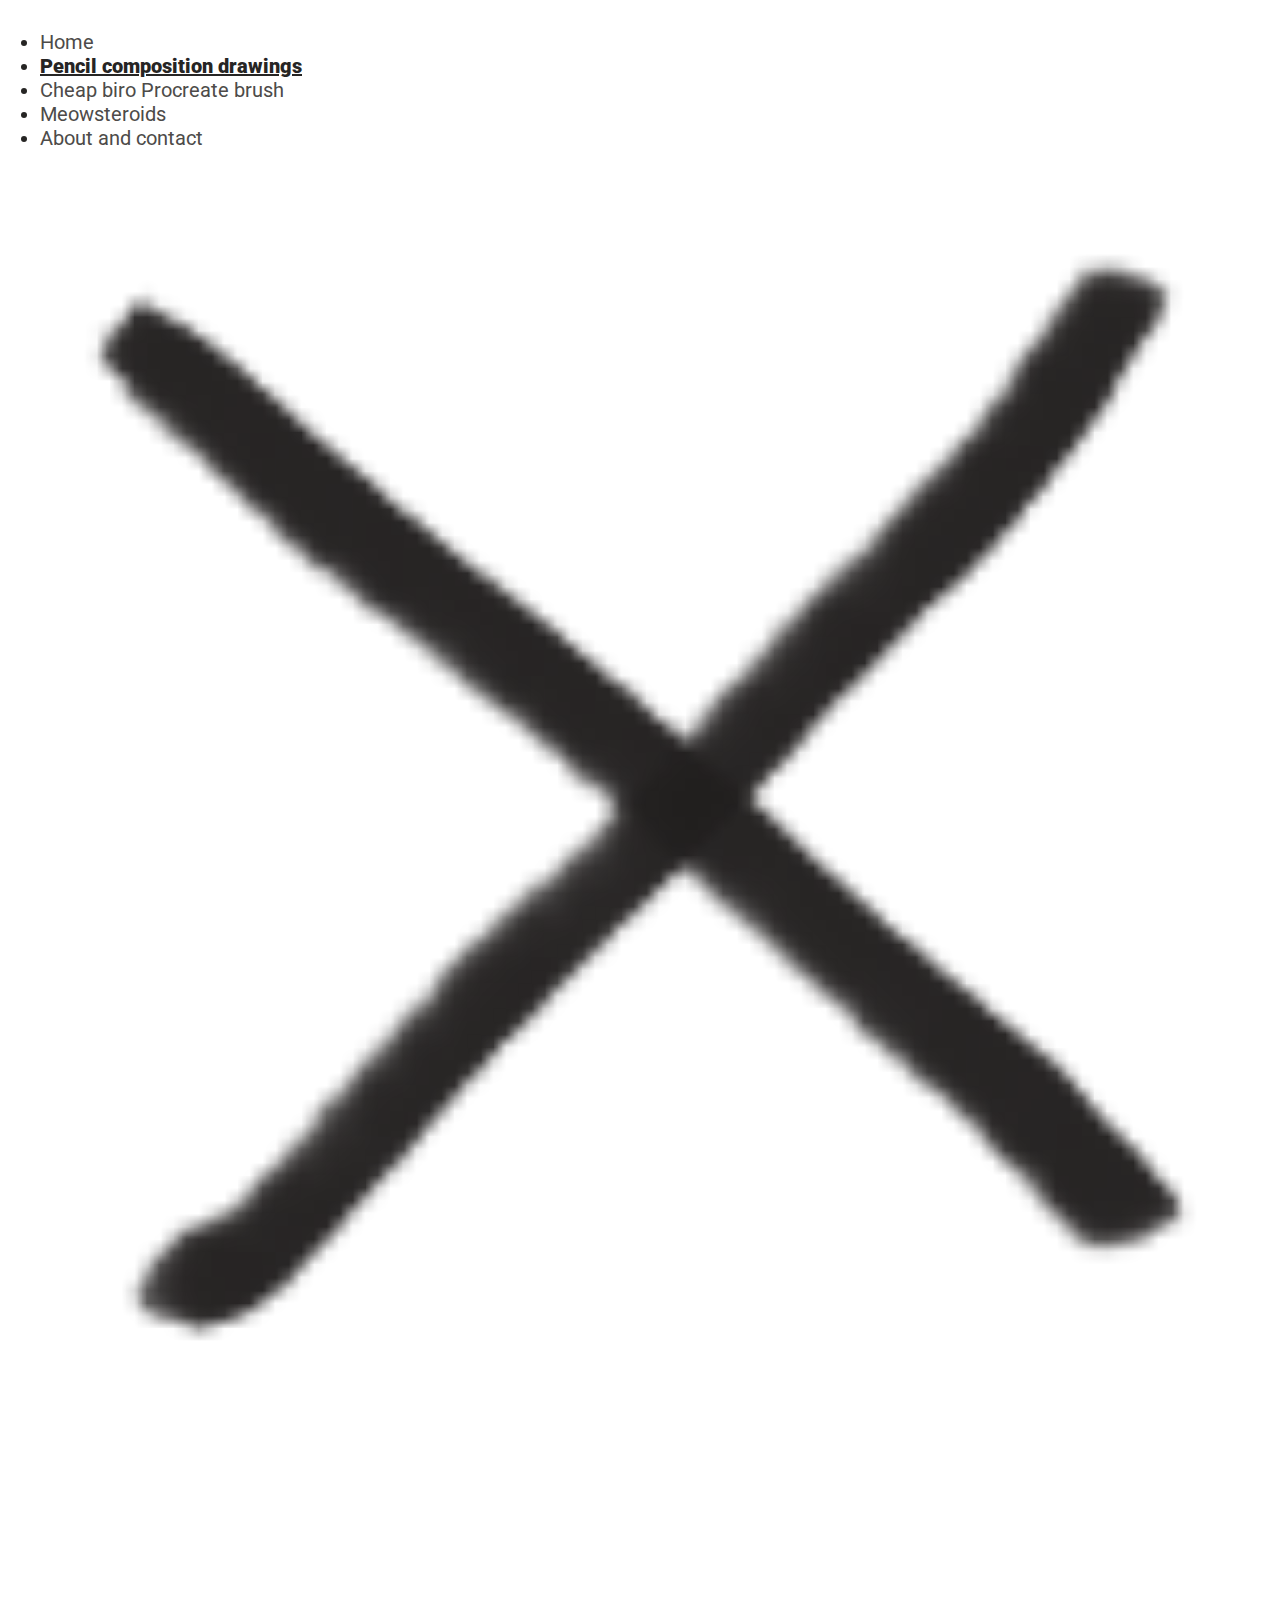
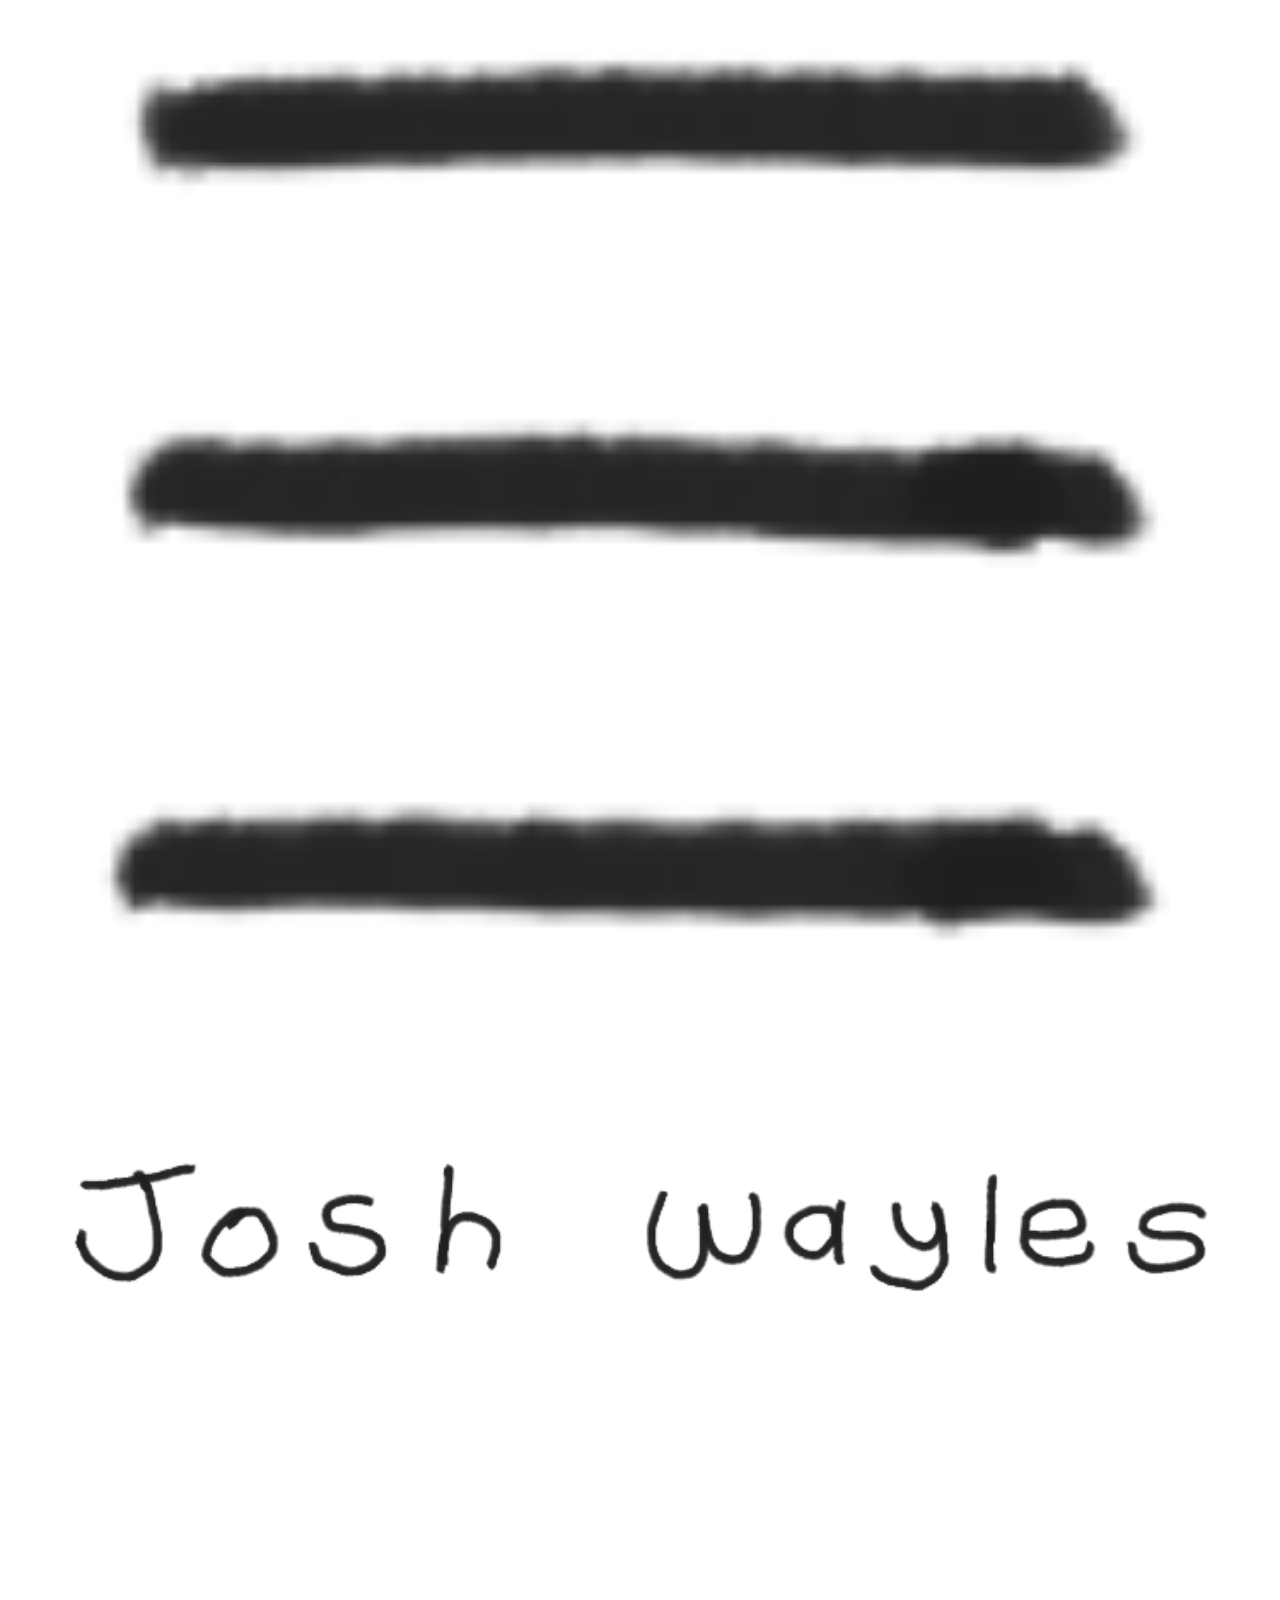
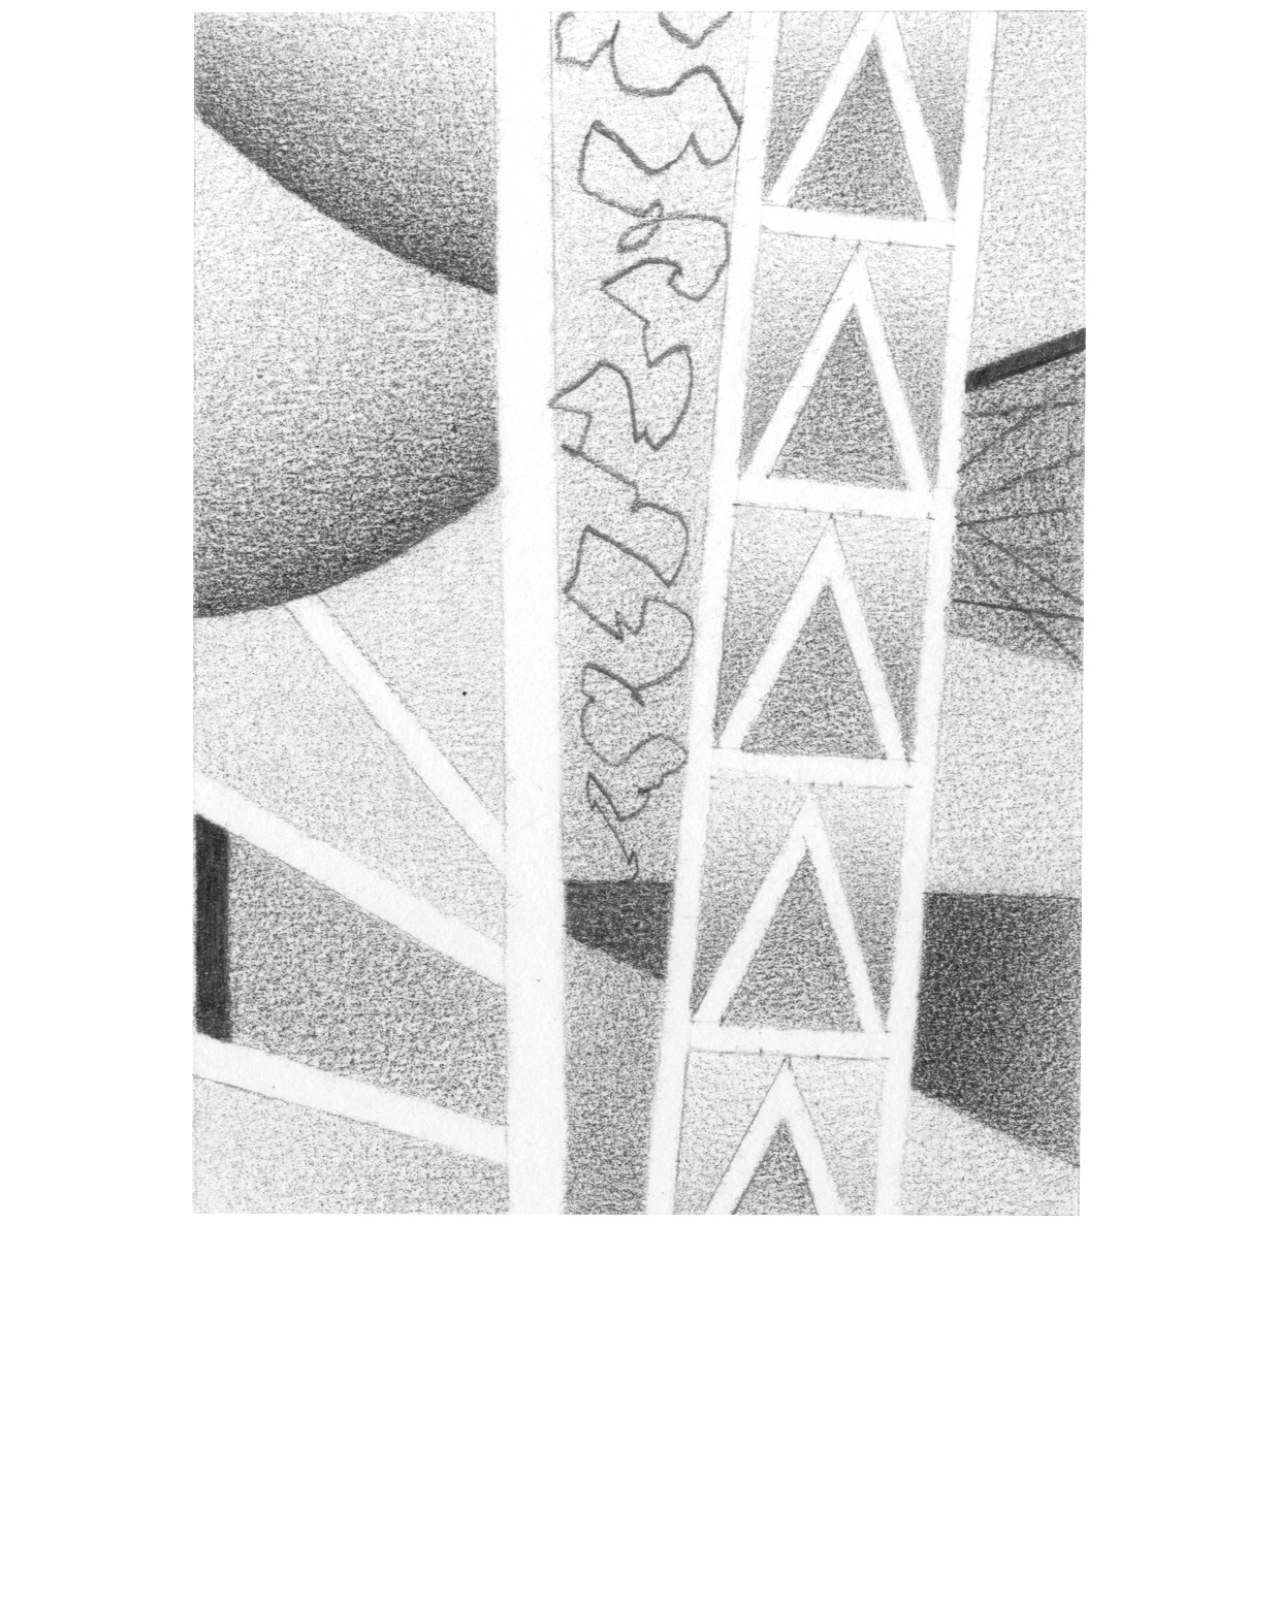
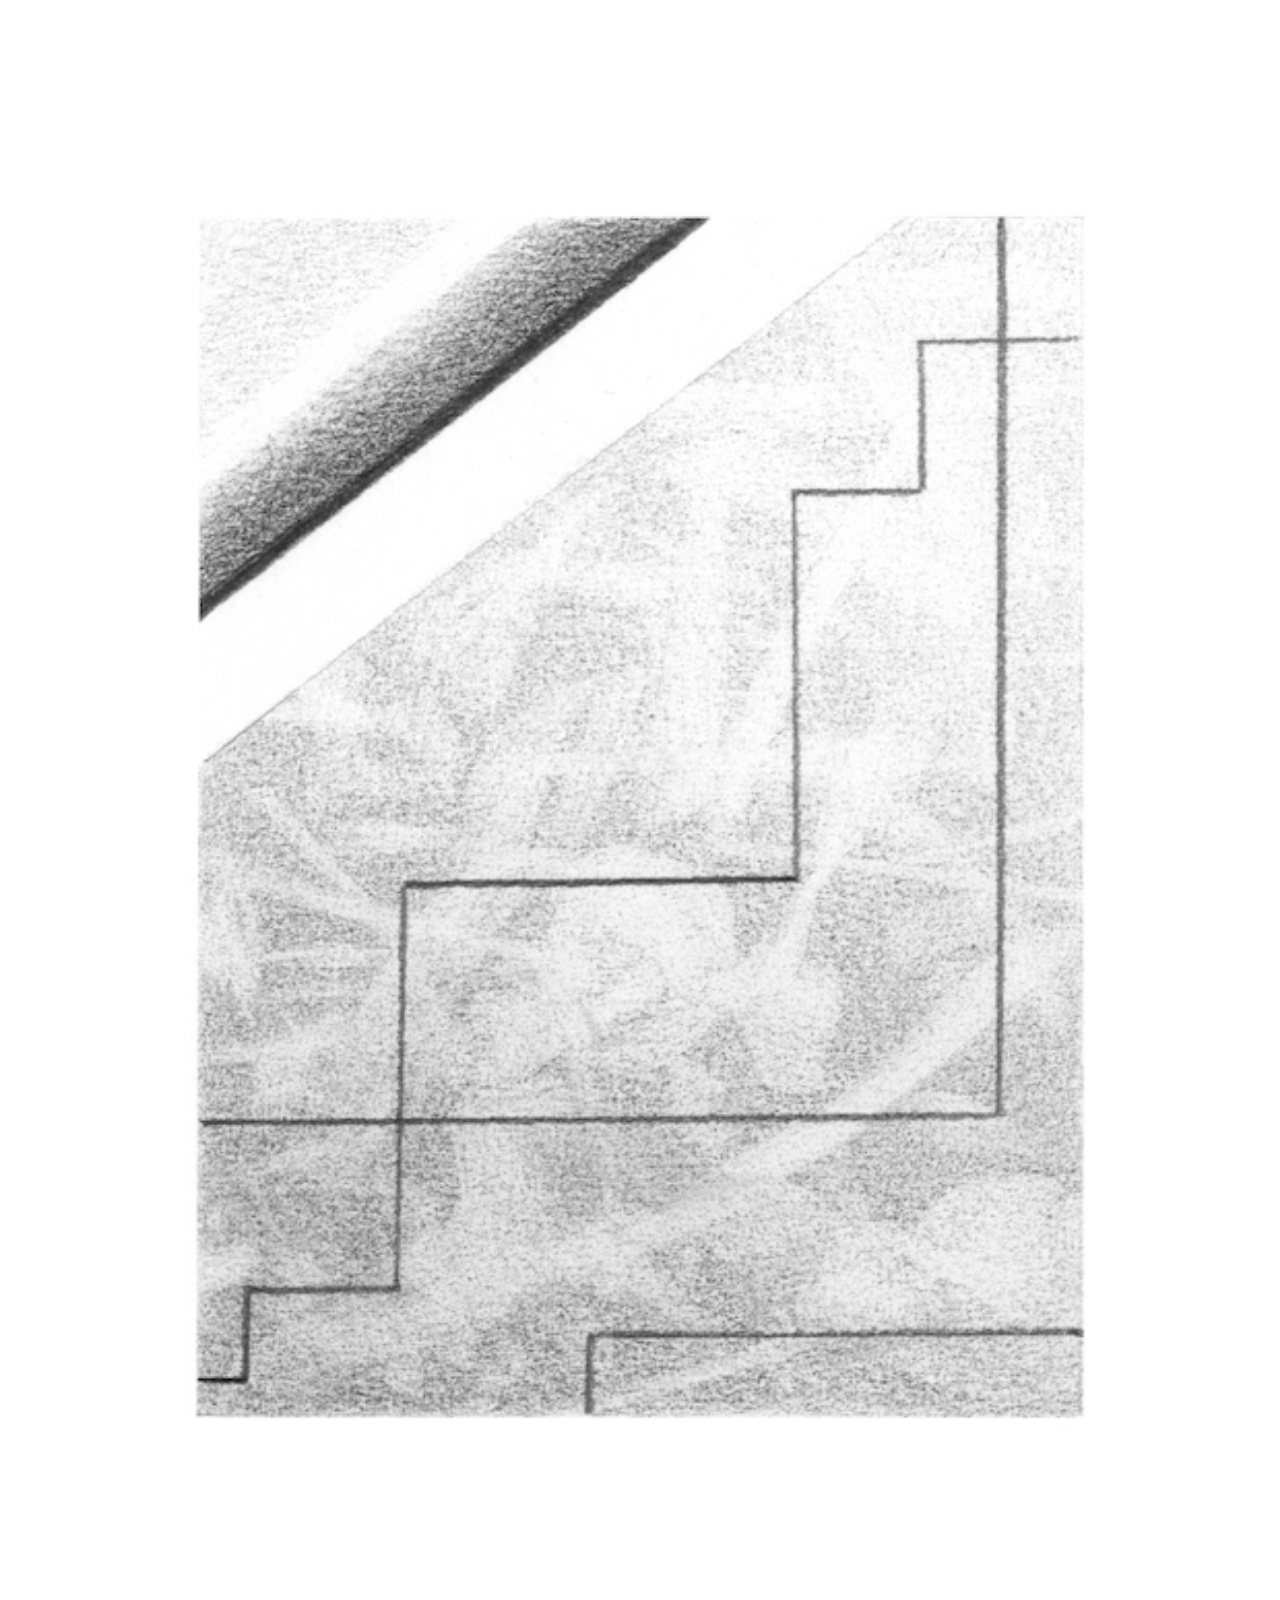
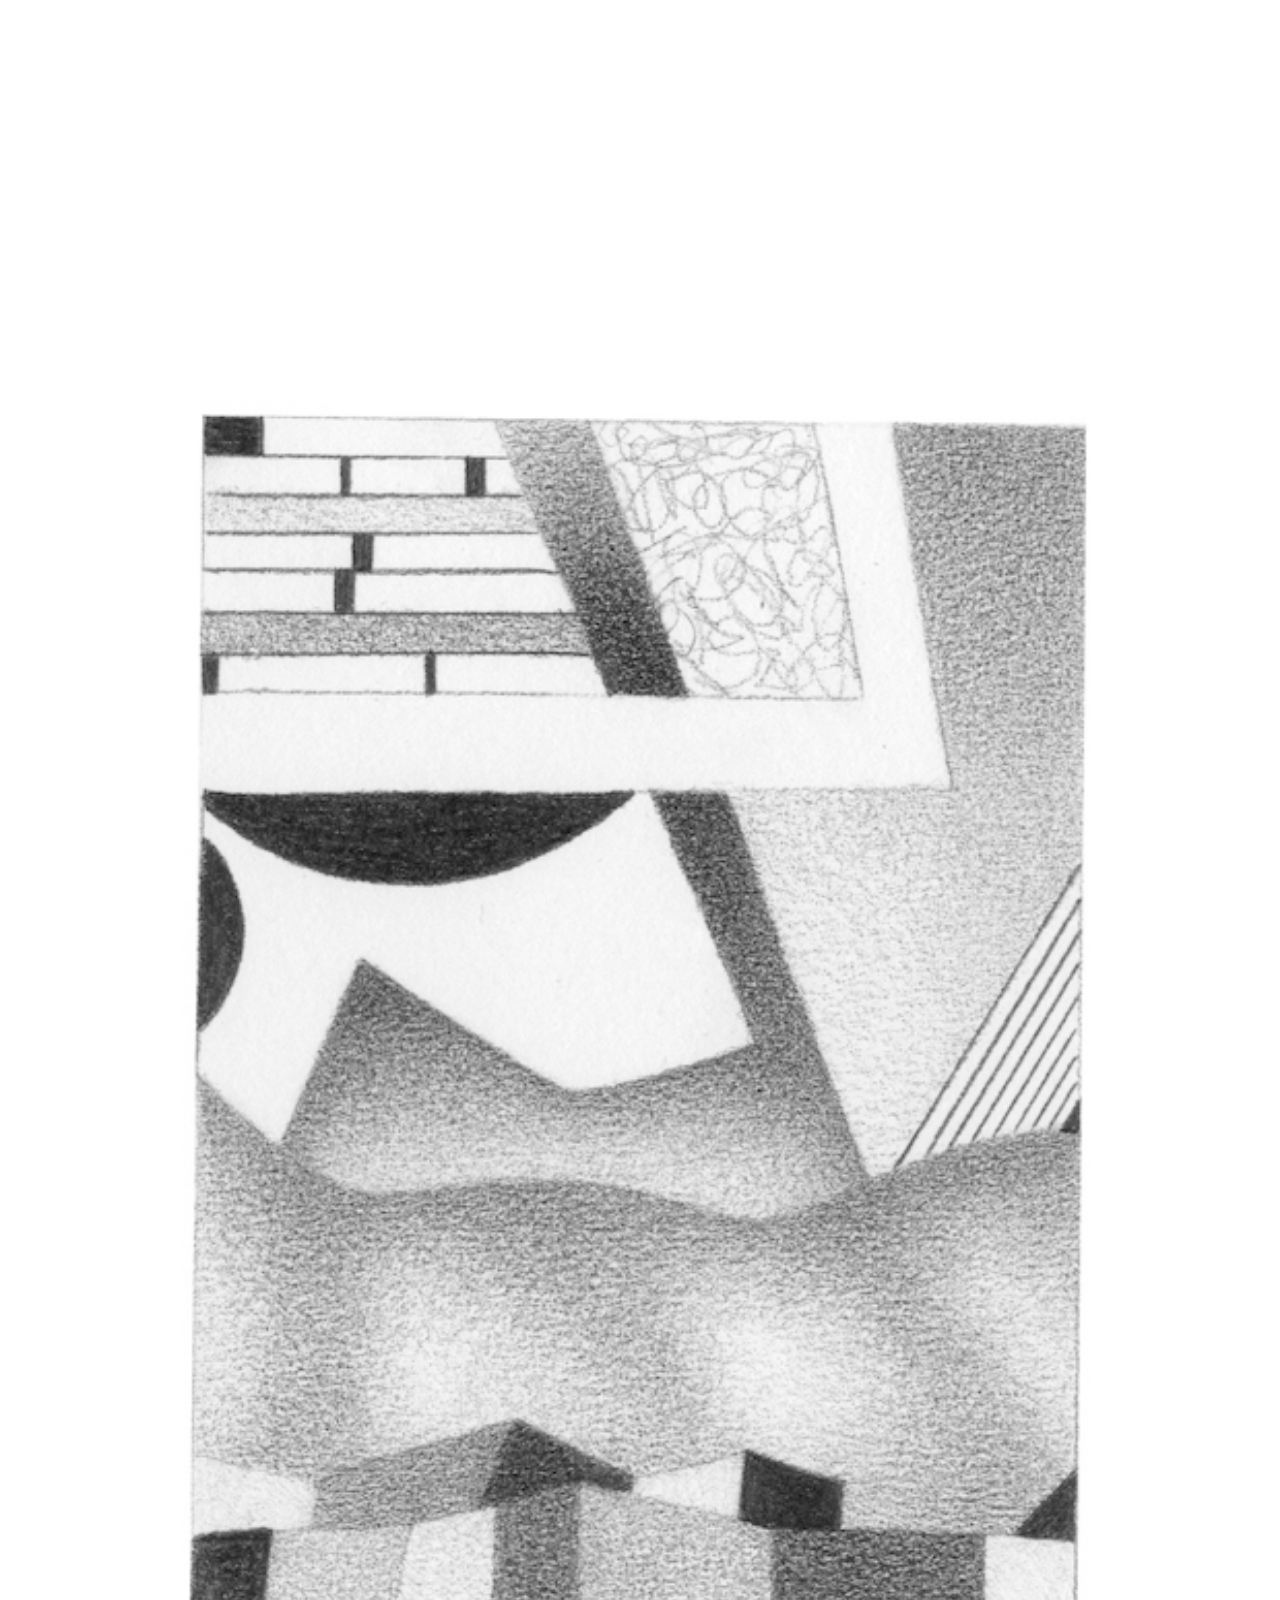
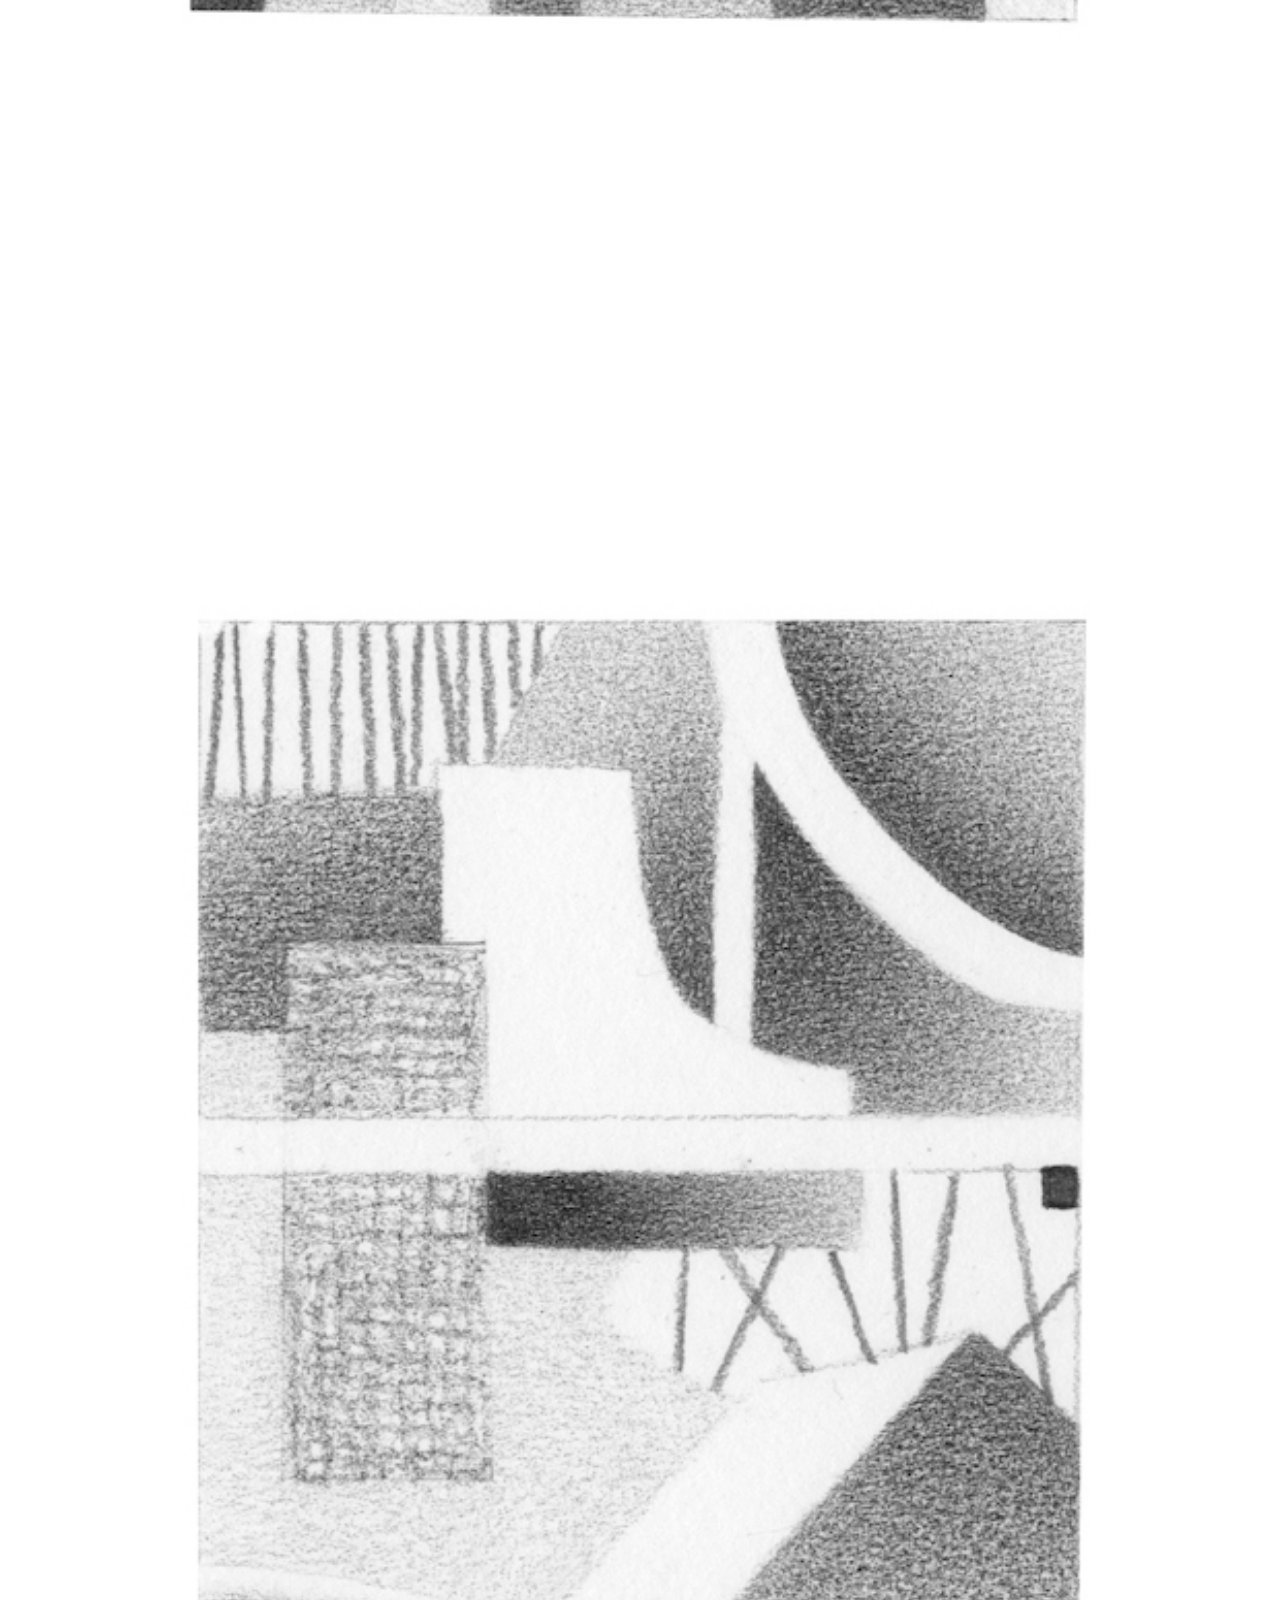
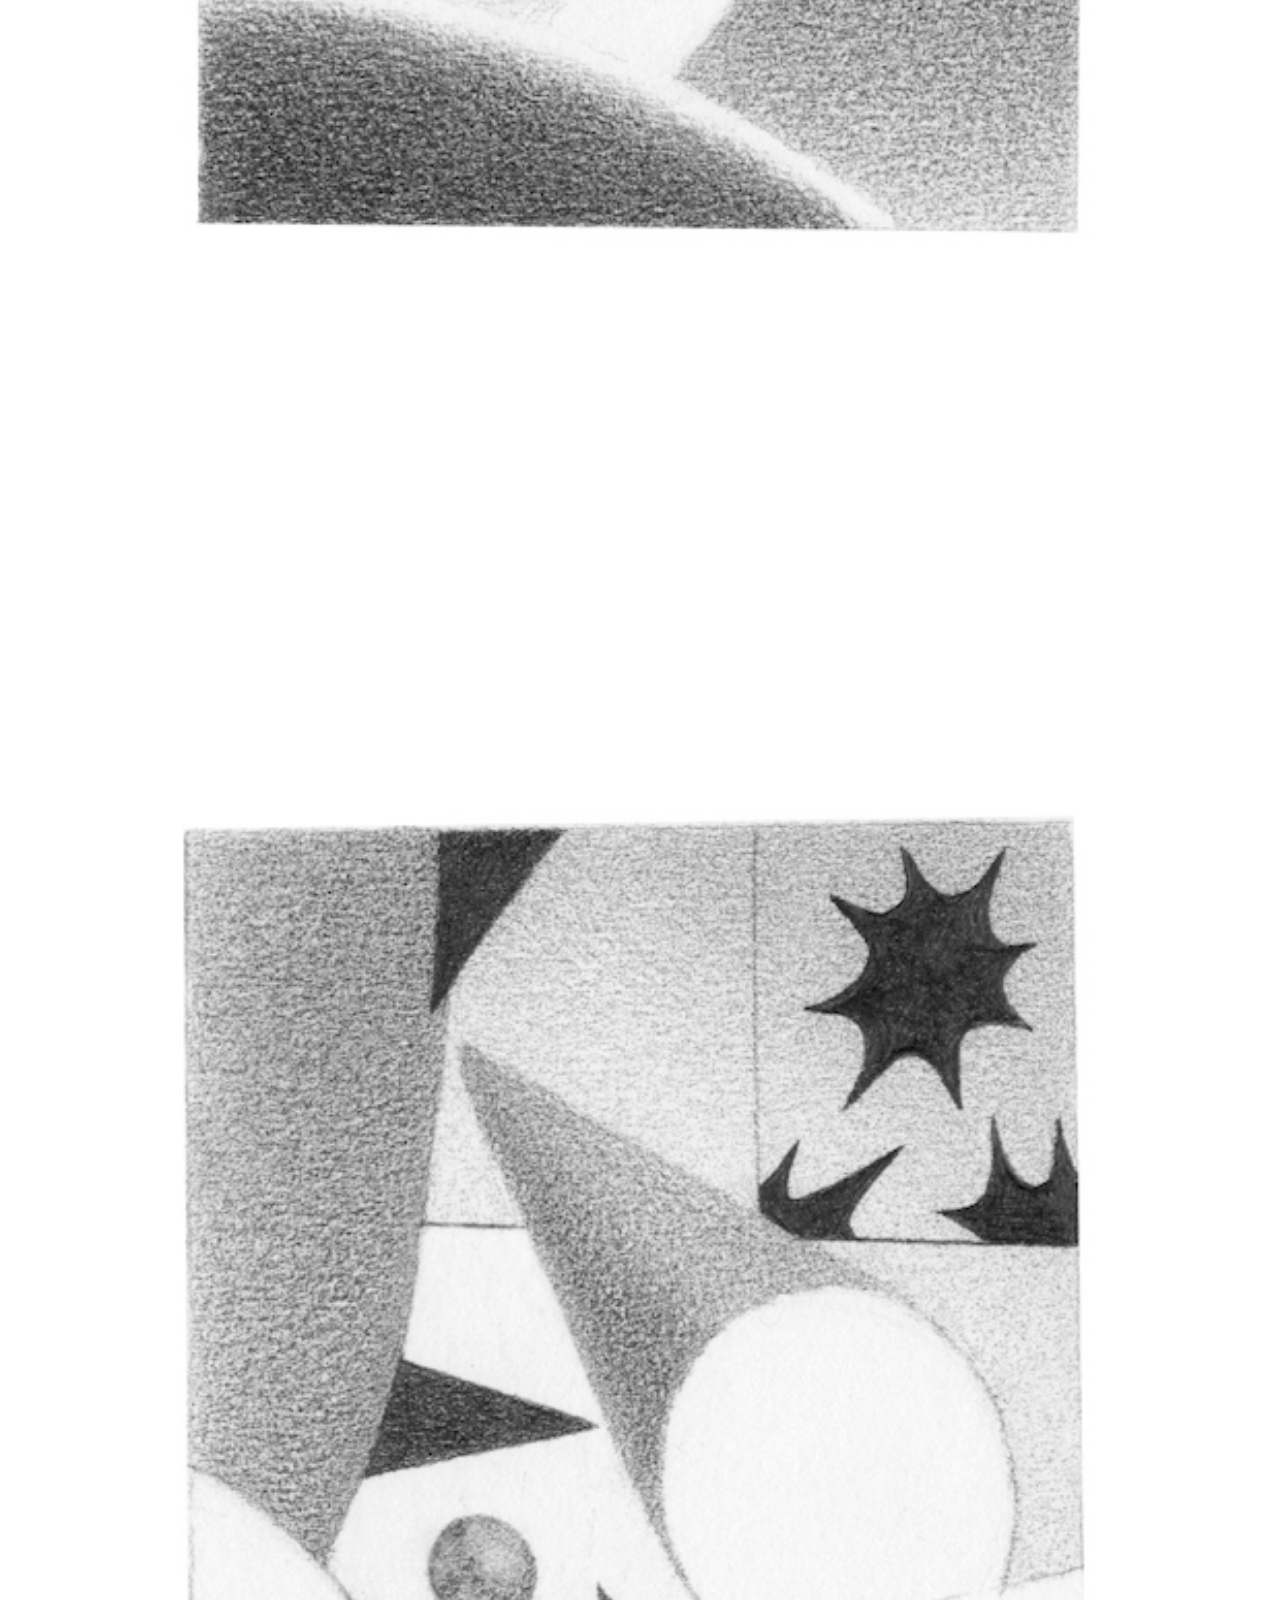
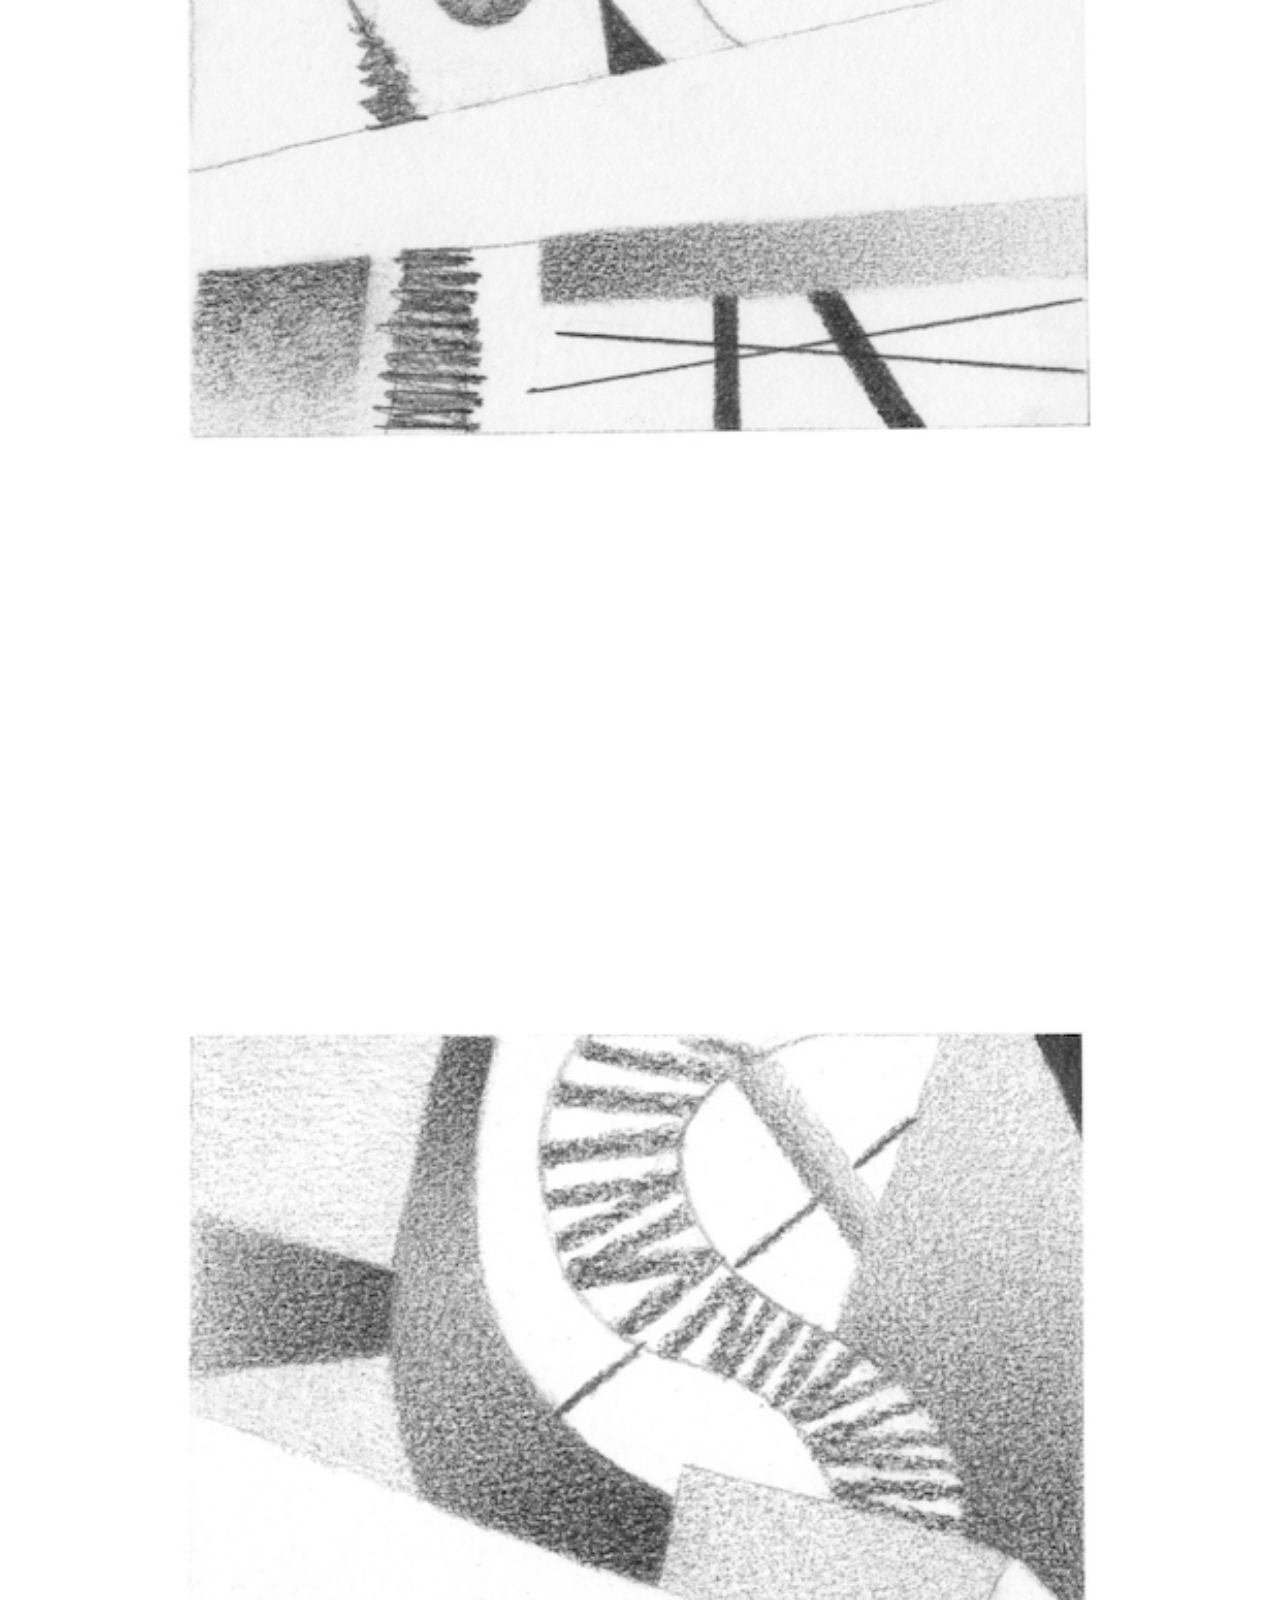
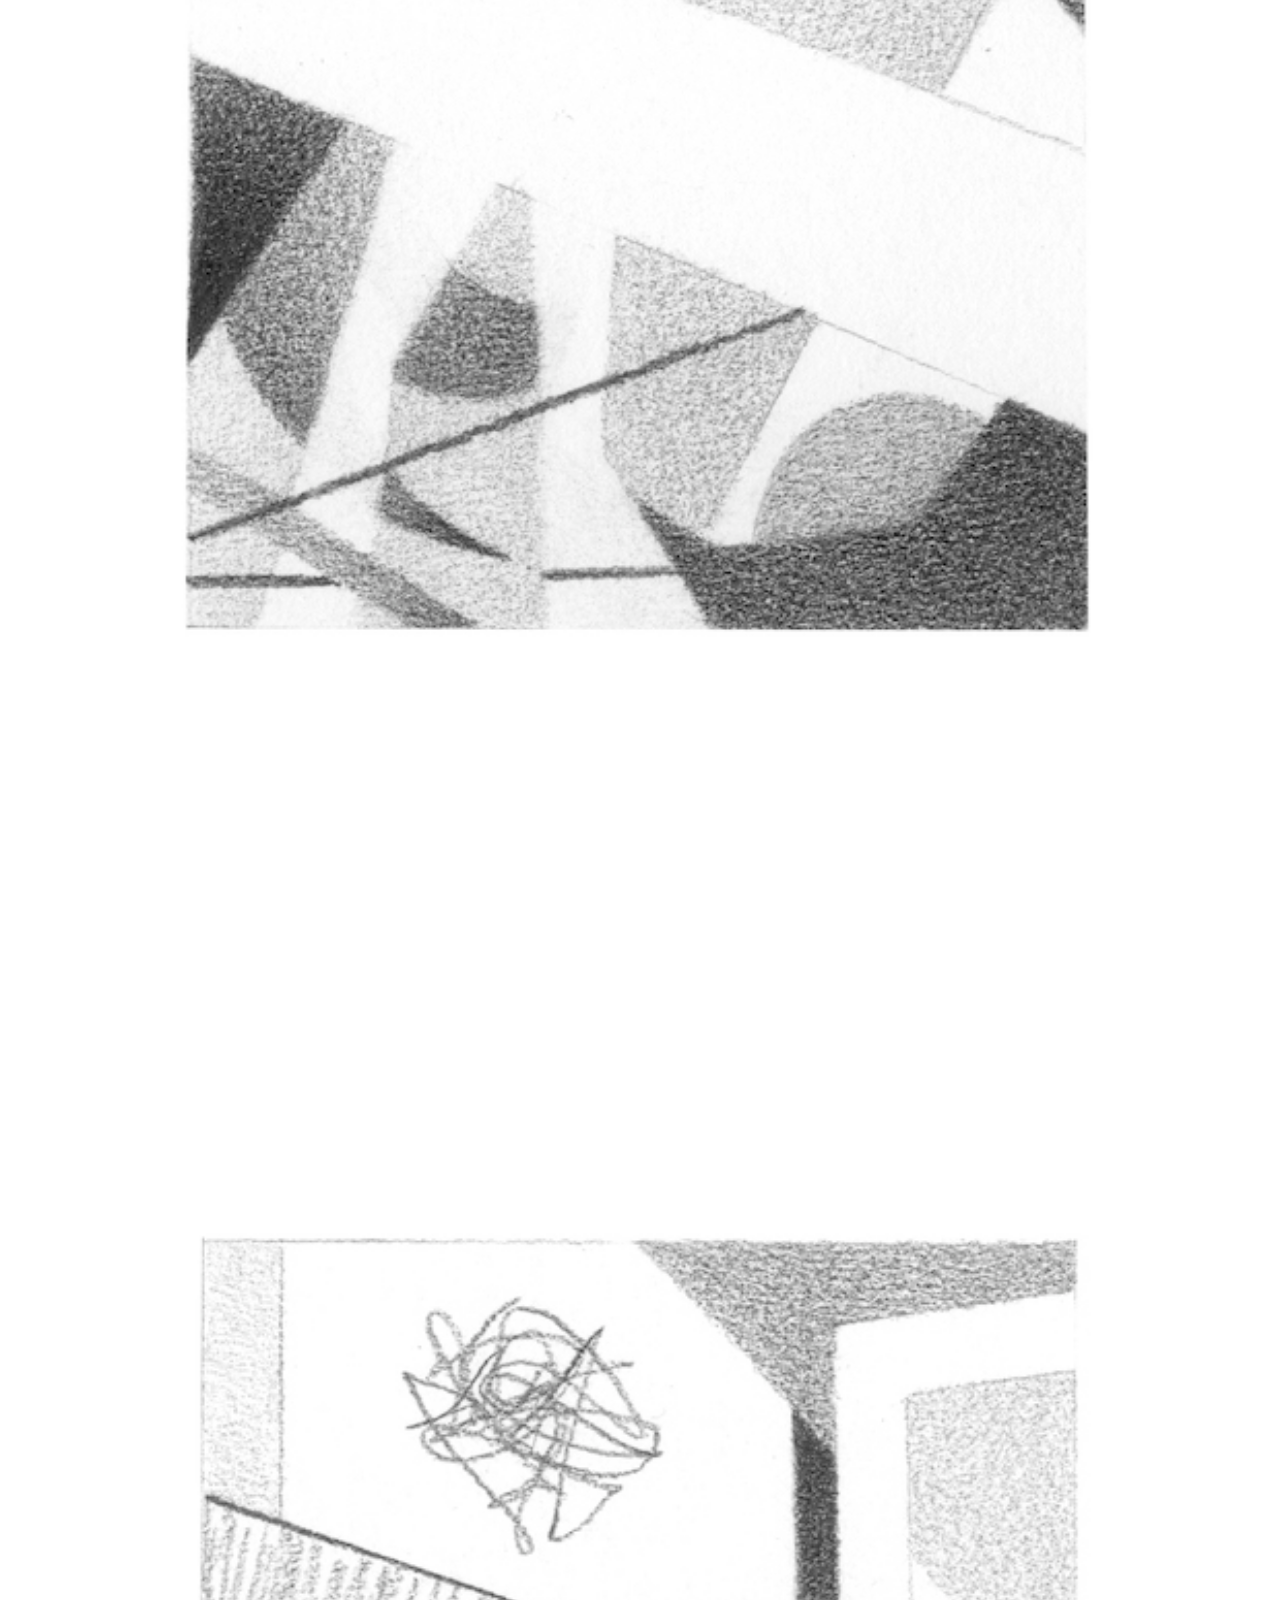
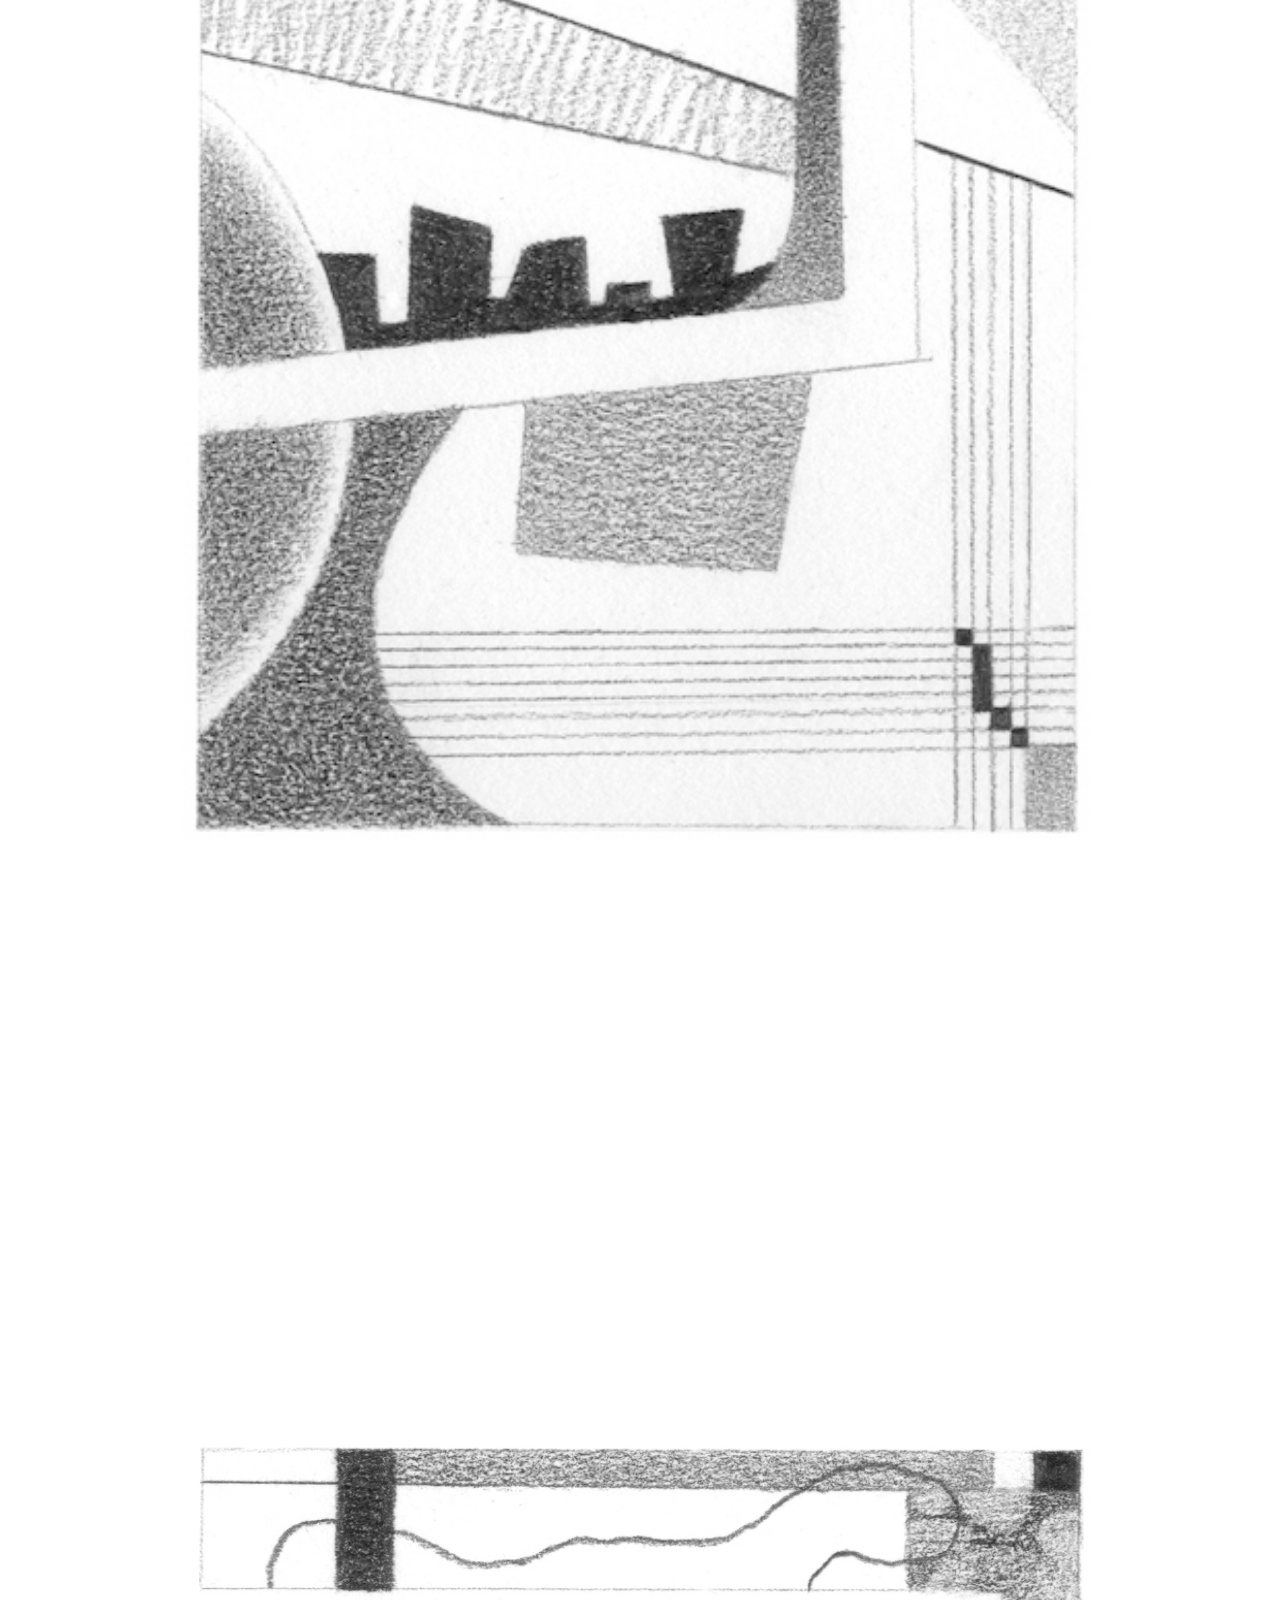
<file: composition-zine.html>
<!DOCTYPE html>
<html lang="en">

<head>

        <meta name="author" content="Josh Wayles" />
        <meta charset="UTF-8" />
        <meta name="viewport" content="width=device-width, initial-scale=1.0" />
        <meta name="description" content="Freelance illustrator Josh Wayles portfolio website">
        <meta name="keywords" content="Website, Portfolio, Games, Illustration">
        <title>Josh Wayles</title>

        <meta property="og:title" content="Josh Wayles" />
        <meta property="og:image" content="images/og_image.jpg" />
        <meta property="og:image:width" content="400" />
        <meta property="og:image:height" content="400" />
        <meta property="og:description" content="Freelance illustration" />
        <meta property="og:url" content="https://joshwayles.github.io." />
        <meta property="og:type" content="website" />

        <!--Google fonts Lato-->
        <link rel="preconnect" href="https://fonts.googleapis.com">
        <link rel="preconnect" href="https://fonts.gstatic.com" crossorigin>
        <link href="https://fonts.googleapis.com/css2?family=Lato:wght@300;400;700&display=swap" rel="stylesheet">

        <!--Google fonts Roboto-->
        <link rel="preconnect" href="https://fonts.googleapis.com">
        <link rel="preconnect" href="https://fonts.gstatic.com" crossorigin>
        <link href="https://fonts.googleapis.com/css2?family=Lato:wght@300;400;700&family=Roboto:ital,wght@0,100;0,300;0,400;0,500;0,700;0,900;1,100;1,300;1,400;1,500;1,700;1,900&display=swap"
                rel="stylesheet">

        <!--CSS-->
        <link rel="stylesheet" href="src/style.css" />

</head>

<body id="top">

        <!--TITLE AND NAV-->

        <nav class="nav" id="nav-menu">
                <ul>
                        <li><a href="index.html" aria-label="link to home">Home</a></li>
                        <li><a href="composition-zine.html" aria-label="link to pencil composition project"
                                        class="current-page">Pencil composition drawings</a></li>
                        <li><a href="cheap-biro.html" aria-label="link to cheap biro for procreate project">Cheap biro
                                        Procreate
                                        brush</a></li>
                        <li><a href="meowsteroids.html" aria-label="link to meowsteroids project">Meowsteroids</a></li>
                        <li><a href="about-contact.html" aria-label="link to about and contact information">About and
                                        contact</a>
                        </li>
                </ul>
                <img src="images/icon-close.png" class="icon icon-close" id="btn-close" onclick="navClose()">
        </nav>

        <img src="images/icon-burger.png" class="icon icon-burger" id="btn-burger" onclick="navOpen()">

        <div class="logo-container">
                <img src="images/icon-logo.png" class="logo">
        </div>

        <!--CONTENT-->

        <div class="img-container">
                <img src="images/composition/compositions_digital_zine_josh_wayles_1.jpg"
                        class="project-img project-img__portrait"
                        alt="number 1 in a series of abstract compositions drawn in pencil">
                <a href="#" aria-label="Scroll to image 1"></a>
                <img src="images/composition/compositions_digital_zine_josh_wayles_2.jpg"
                        class="project-img project-img__portrait"
                        alt="number 2 in a series of abstract compositions drawn in pencil">
                <a href="#" aria-label="Scroll to image 2"></a>
                <img src="images/composition/compositions_digital_zine_josh_wayles_3.jpg"
                        class="project-img project-img__portrait"
                        alt="number 3 in a series of abstract compositions drawn in pencil">
                <a href="#" aria-label="Scroll to image 3"></a>
                <img src="images/composition/compositions_digital_zine_josh_wayles_4.jpg"
                        class="project-img project-img__portrait"
                        alt="number 4 in a series of abstract compositions drawn in pencil">
                <a href="#" aria-label="Scroll to image 4"></a>
                <img src="images/composition/compositions_digital_zine_josh_wayles_5.jpg"
                        class="project-img project-img__portrait"
                        alt="number 5 in a series of abstract compositions drawn in pencil">
                <a href="#" aria-label="Scroll to image 5"></a>
                <img src="images/composition/compositions_digital_zine_josh_wayles_6.jpg"
                        class="project-img project-img__portrait"
                        alt="number 6 in a series of abstract compositions drawn in pencil">
                <a href="#" aria-label="Scroll to image 6"></a>
                <img src="images/composition/compositions_digital_zine_josh_wayles_7.jpg"
                        class="project-img project-img__portrait"
                        alt="number 7 in a series of abstract compositions drawn in pencil">
                <a href="#" aria-label="Scroll to image 7"></a>
                <img src="images/composition/compositions_digital_zine_josh_wayles_8.jpg"
                        class="project-img project-img__portrait"
                        alt="number 8 in a series of abstract compositions drawn in pencil">
                <a href="#" aria-label="Scroll to image 8"></a>
                <img src="images/composition/compositions_digital_zine_josh_wayles_9.jpg"
                        class="project-img project-img__portrait"
                        alt="number 9 in a series of abstract compositions drawn in pencil">
                <a href="#" aria-label="Scroll to image 9"></a>
                <img src="images/composition/compositions_digital_zine_josh_wayles_10.jpg"
                        class="project-img project-img__portrait"
                        alt="number 10 in a series of abstract compositions drawn in pencil">
                <a href="#" aria-label="Scroll to image 10"></a>
                <img src="images/composition/compositions_digital_zine_josh_wayles_11.jpg"
                        class="project-img project-img__portrait"
                        alt="number 11 in a series of abstract compositions drawn in pencil">
                <a href="#" aria-label="Scroll to image 11"></a>
                <img src="images/composition/compositions_digital_zine_josh_wayles_12.jpg"
                        class="project-img project-img__portrait"
                        alt="number 12 in a series of abstract compositions drawn in pencil">
                <a href="#" aria-label="Scroll to image 12"></a>
        </div>
        <div class="text-container">
                <h1>Pencil composition drawings</h1>
                <p>These drawings started as a way to practice creating areas of value and different textures with
                        pencil.
                        I made them in my spare time over 2 weeks. Altogether I spent roughly
                        37 hours and 45 minutes on them (on average about 3 hours 15 minutes each). I also used about
                        4cm of a
                        Faber-Castell 2B pencil (about 41p worth) and 8 pieces of Daler Rowney fine grain drawing paper
                        (£1.48). A digital zine of these drawings is <a class="external-link"
                                href="https://ko-fi.com/joshwayles/shop" aria-label="link to my Kofi shop">available
                                through my Kofi</a>.</p>
                <a href="#" aria-label="Scroll to text"></a>
        </div>

        <div class="top-container">
                <a href="#top" aria-label="scroll to top of page">
                        <img src="images/icon-top.PNG" class="icon icon-top">
                </a>
        </div>

        <footer>
                <p class="footer-p">&#xa9; Josh Wayles 2025</p>
        </footer>

        <script src="src/script.js"></script>

</body>

</html>
</file>
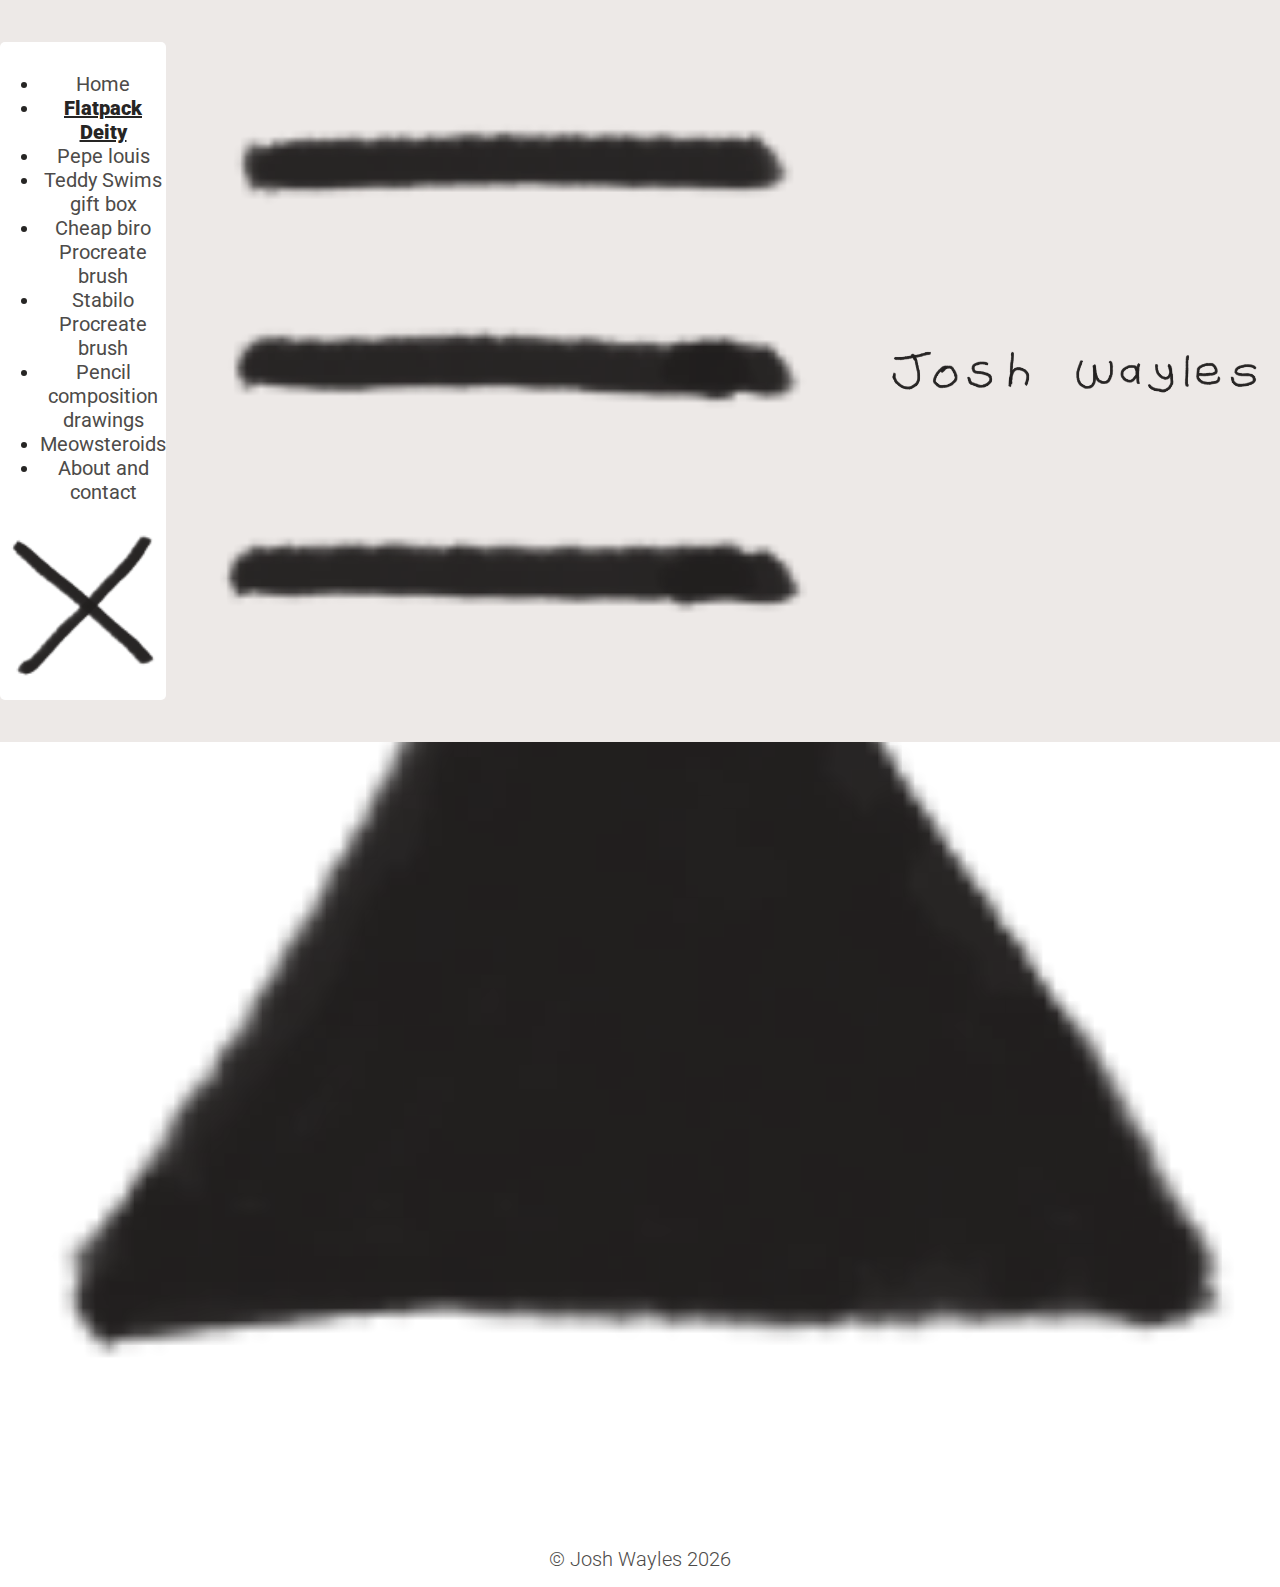
<file: flatpack.html>
<!DOCTYPE html>
<html lang="en">

<head>

    <meta name="author" content="Josh Wayles" />
    <meta charset="UTF-8" />
    <meta name="viewport" content="width=device-width, initial-scale=1.0" />
    <meta name="description" content="Freelance illustrator Josh Wayles portfolio website">
    <meta name="keywords" content="Website, Portfolio, Games, Illustration">
    <title>Josh Wayles</title>

    <meta property="og:title" content="Josh Wayles" />
    <meta property="og:image" content="images/og-image.jpg" />
    <meta property="og:image:width" content="200" />
    <meta property="og:image:height" content="200" />
    <meta property="og:description" content="Freelance illustration" />
    <meta property="og:url" content="https://joshwayles.github.io." />
    <meta property="og:type" content="website" />

    <!--Google fonts Lato-->
    <link rel="preconnect" href="https://fonts.googleapis.com">
    <link rel="preconnect" href="https://fonts.gstatic.com" crossorigin>
    <link href="https://fonts.googleapis.com/css2?family=Lato:wght@300;400;700&display=swap" rel="stylesheet">

    <!--Google fonts Roboto-->
    <link rel="preconnect" href="https://fonts.googleapis.com">
    <link rel="preconnect" href="https://fonts.gstatic.com" crossorigin>
    <link
        href="https://fonts.googleapis.com/css2?family=Lato:wght@300;400;700&family=Roboto:ital,wght@0,100;0,300;0,400;0,500;0,700;0,900;1,100;1,300;1,400;1,500;1,700;1,900&display=swap"
        rel="stylesheet">

    <!--CSS-->
    <link rel="stylesheet" href="src/style.css" />

</head>

<body>

    <!--TITLE AND NAV-->

    <header>

        <nav class="nav" id="nav-menu">
            <ul>
                <li><a href="index.html" aria-label="link to home">Home</a></li>
                <li><a href="flatpack.html" aria-label="link to flatpack deity project" class="current-page">Flatpack
                        Deity</a></li>
                <li><a href="pepe.html" aria-label="link to pepe louis project">Pepe louis</a></li>
                <li><a href="teddy-swims.html" aria-label="link to cheap biro for teddy swims project">Teddy Swims gift
                        box</a></li>
                <li><a href="cheap-biro.html" aria-label="link to cheap biro for procreate project">Cheap biro Procreate
                        brush</a></li>
                <li><a href="stabilo.html" aria-label="link to stabilo for procreate project">Stabilo Procreate
                        brush</a></li>
                <li><a href="pencil-compositions.html" aria-label="link to pencil composition project">Pencil
                        composition
                        drawings</a></li>
                <li><a href="meowsteroids.html" aria-label="link to meowsteroids project">Meowsteroids</a></li>
                <li><a href="about-contact.html" aria-label="link to about and contact information">About and
                        contact</a>
                </li>
            </ul>
            <img src="images/icon-close.png" class="icon icon-close" id="btn-close" onclick="navClose()"
                alt="Close button">
        </nav>

        <img src="images/icon-burger.png" class="icon icon-burger" id="btn-burger" onclick="navOpen()"
            alt="Burger menu button">

        <div class="logo-container">
            <img src="images/icon-logo.png" class="logo" alt="Page logo">
        </div>

    </header>

    <!--CONTENT-->

    <div class="video-container" role="Project audio content">
        <iframe class="video-flatpack" src="https://www.youtube.com/embed/lWFNfQZmKpo?si=4wec1xmGYzzds3_6"
            title="YouTube video player" frameborder="0"
            allow="accelerometer; autoplay; clipboard-write; encrypted-media; gyroscope; picture-in-picture; web-share"
            referrerpolicy="strict-origin-when-cross-origin" allowfullscreen></iframe>
    </div>

    <div class="text-container" role="Project text content">
        <h1>Flatpack deity</h1>
        <p>If repetition can transform the ordinary into something sacred, prayers, mantras, pilgrimages etc. what
            actions are we elevating in our lives through repetition? Scrolling, consuming and adding to layers of
            neglected information until the experience blurs together.</p>
    </div>

    <div class="top-container" role="Area for button to return to the top of the page">
        <a href="#" aria-label="scroll to top of page">
            <img src="images/icon-top.png" class="icon icon-top" alt="Back to top arrow">
        </a>
    </div>

    <footer>
        <p class="footer-p">&#xa9; Josh Wayles 2026</p>
    </footer>

    <script src="src/script.js"></script>

</body>

</html>
</file>
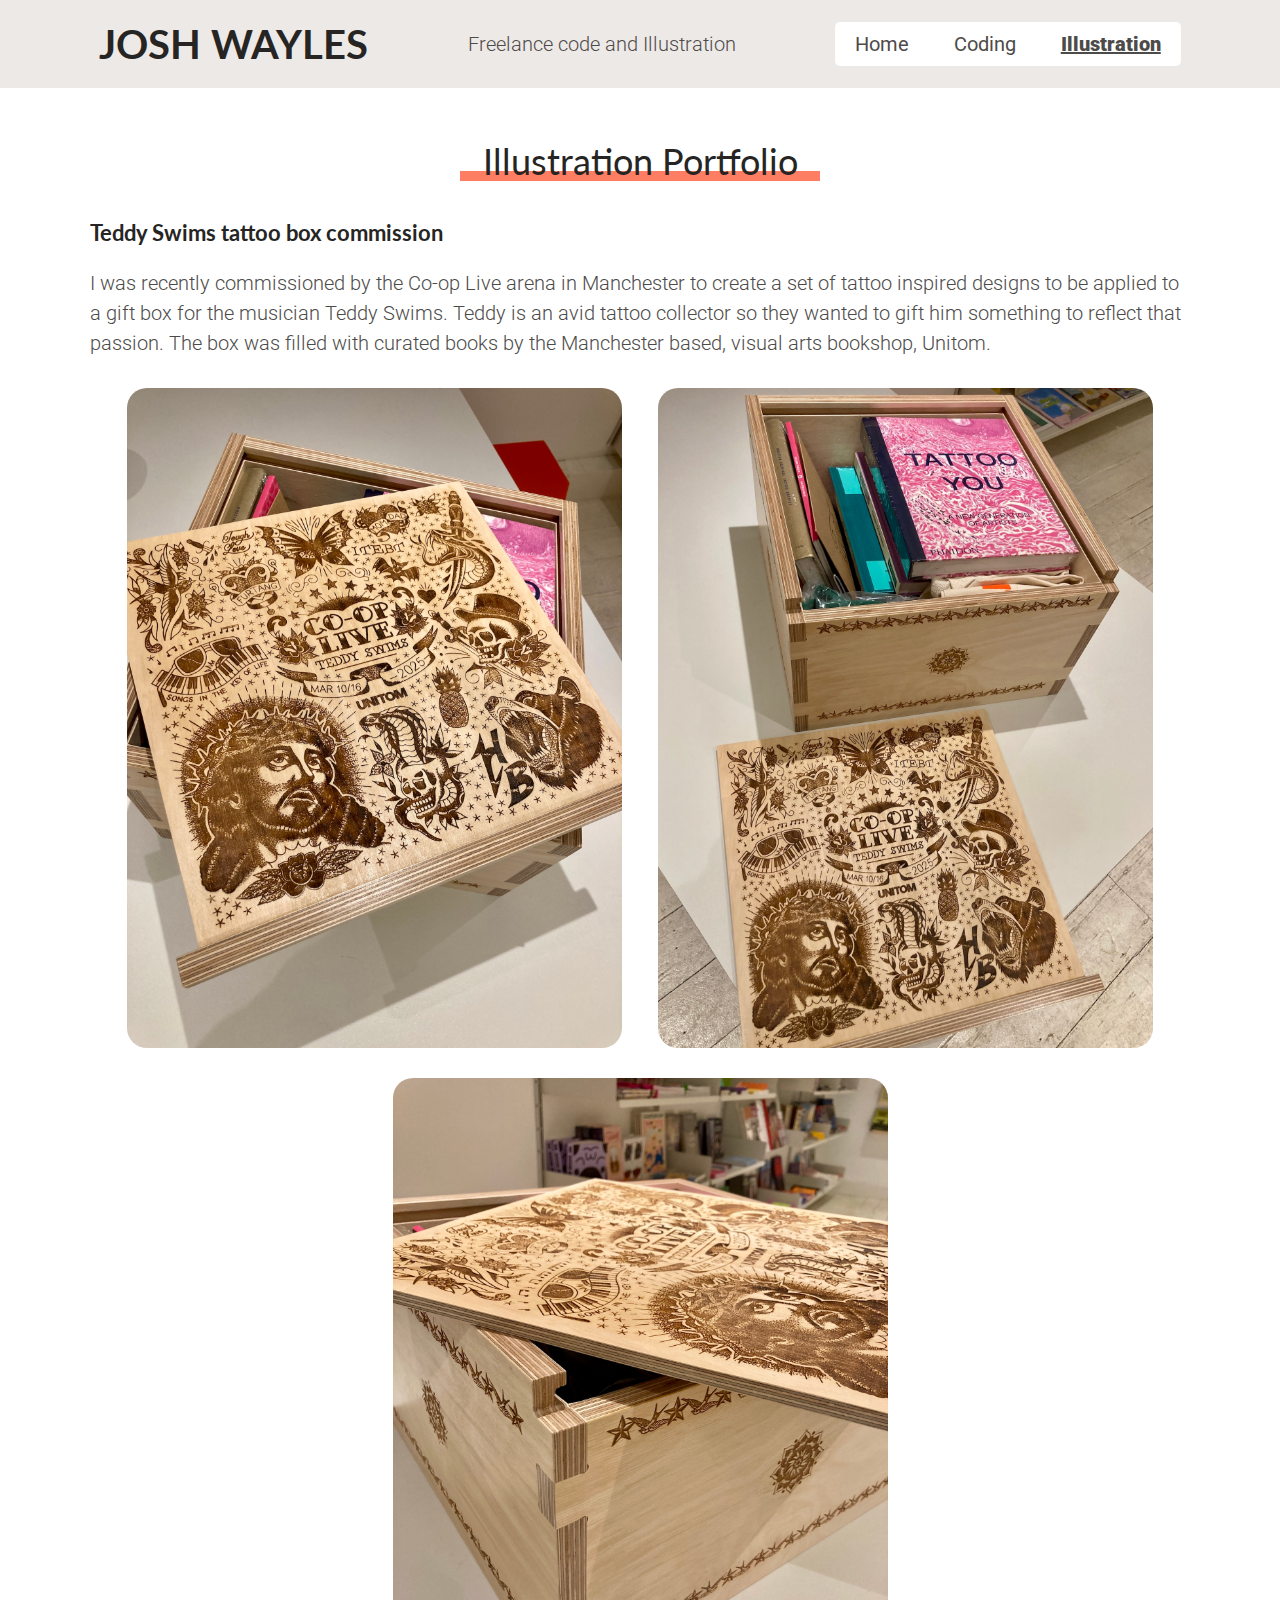
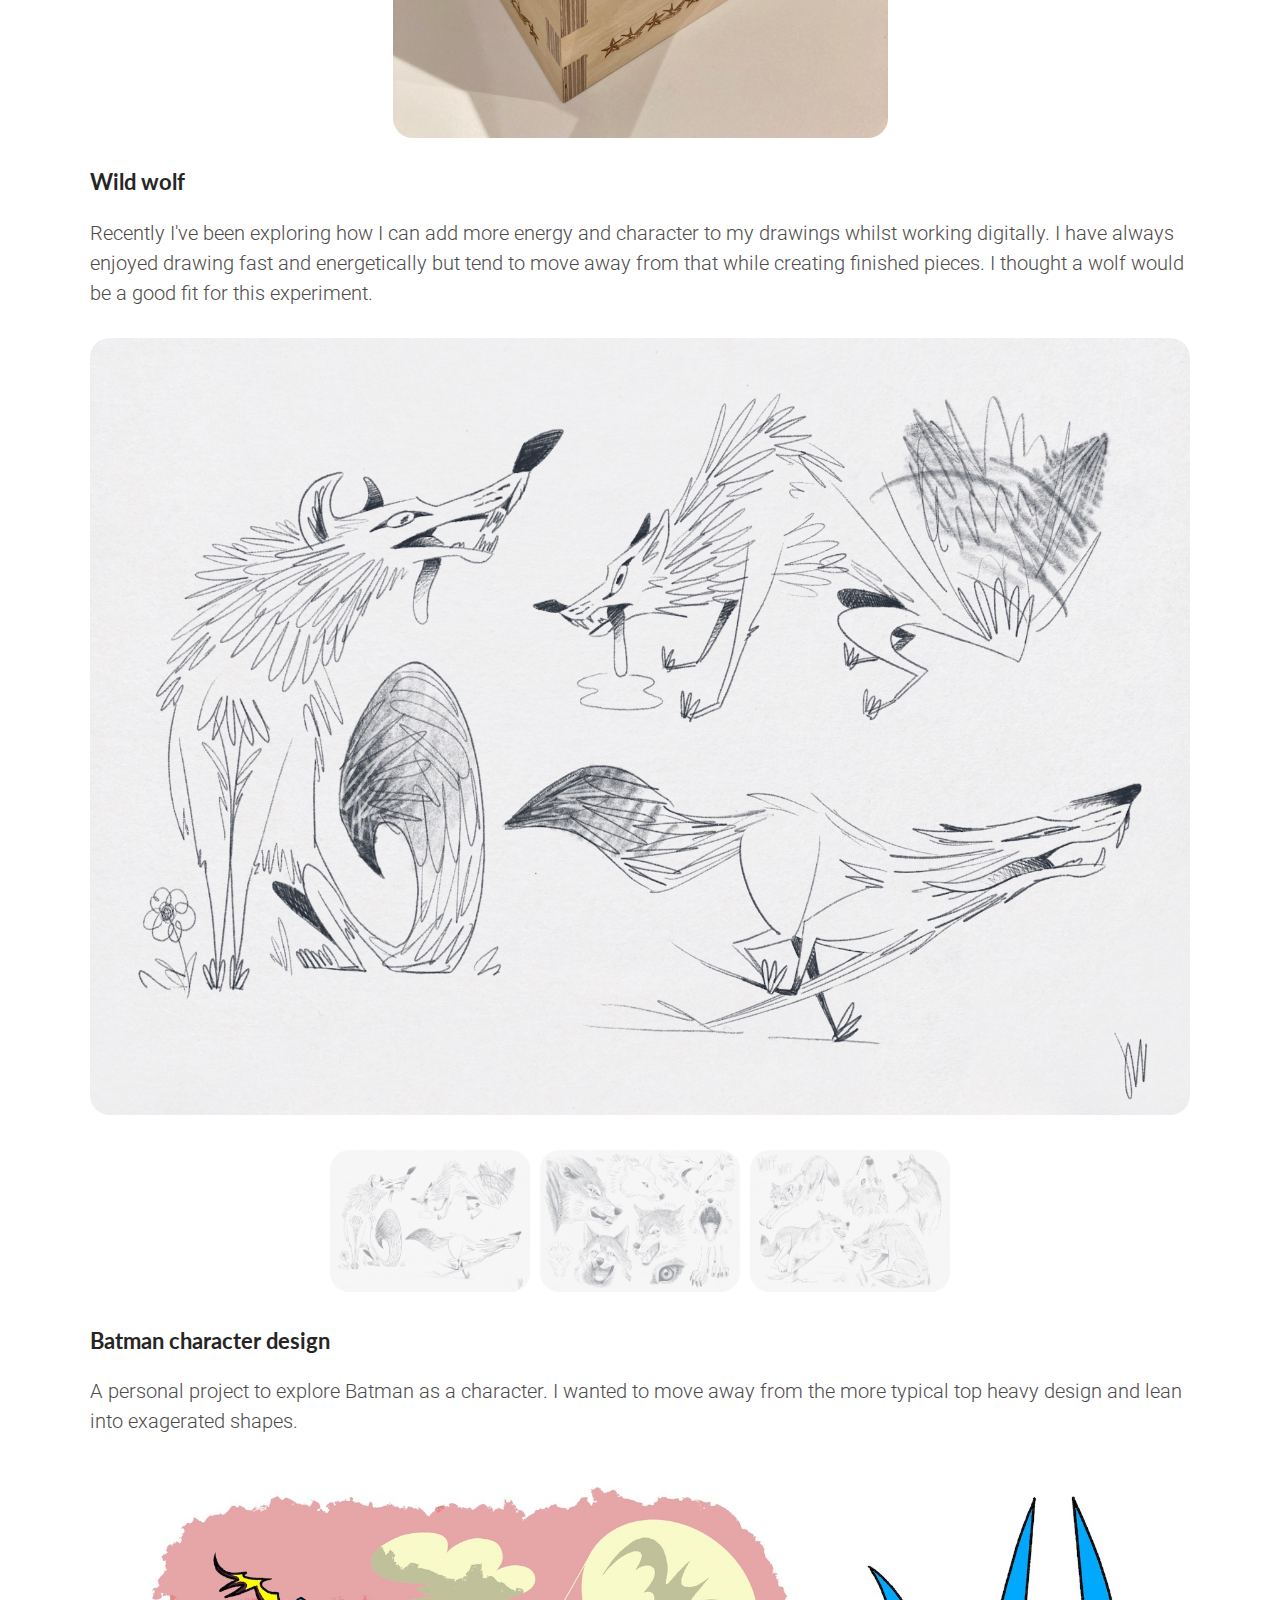
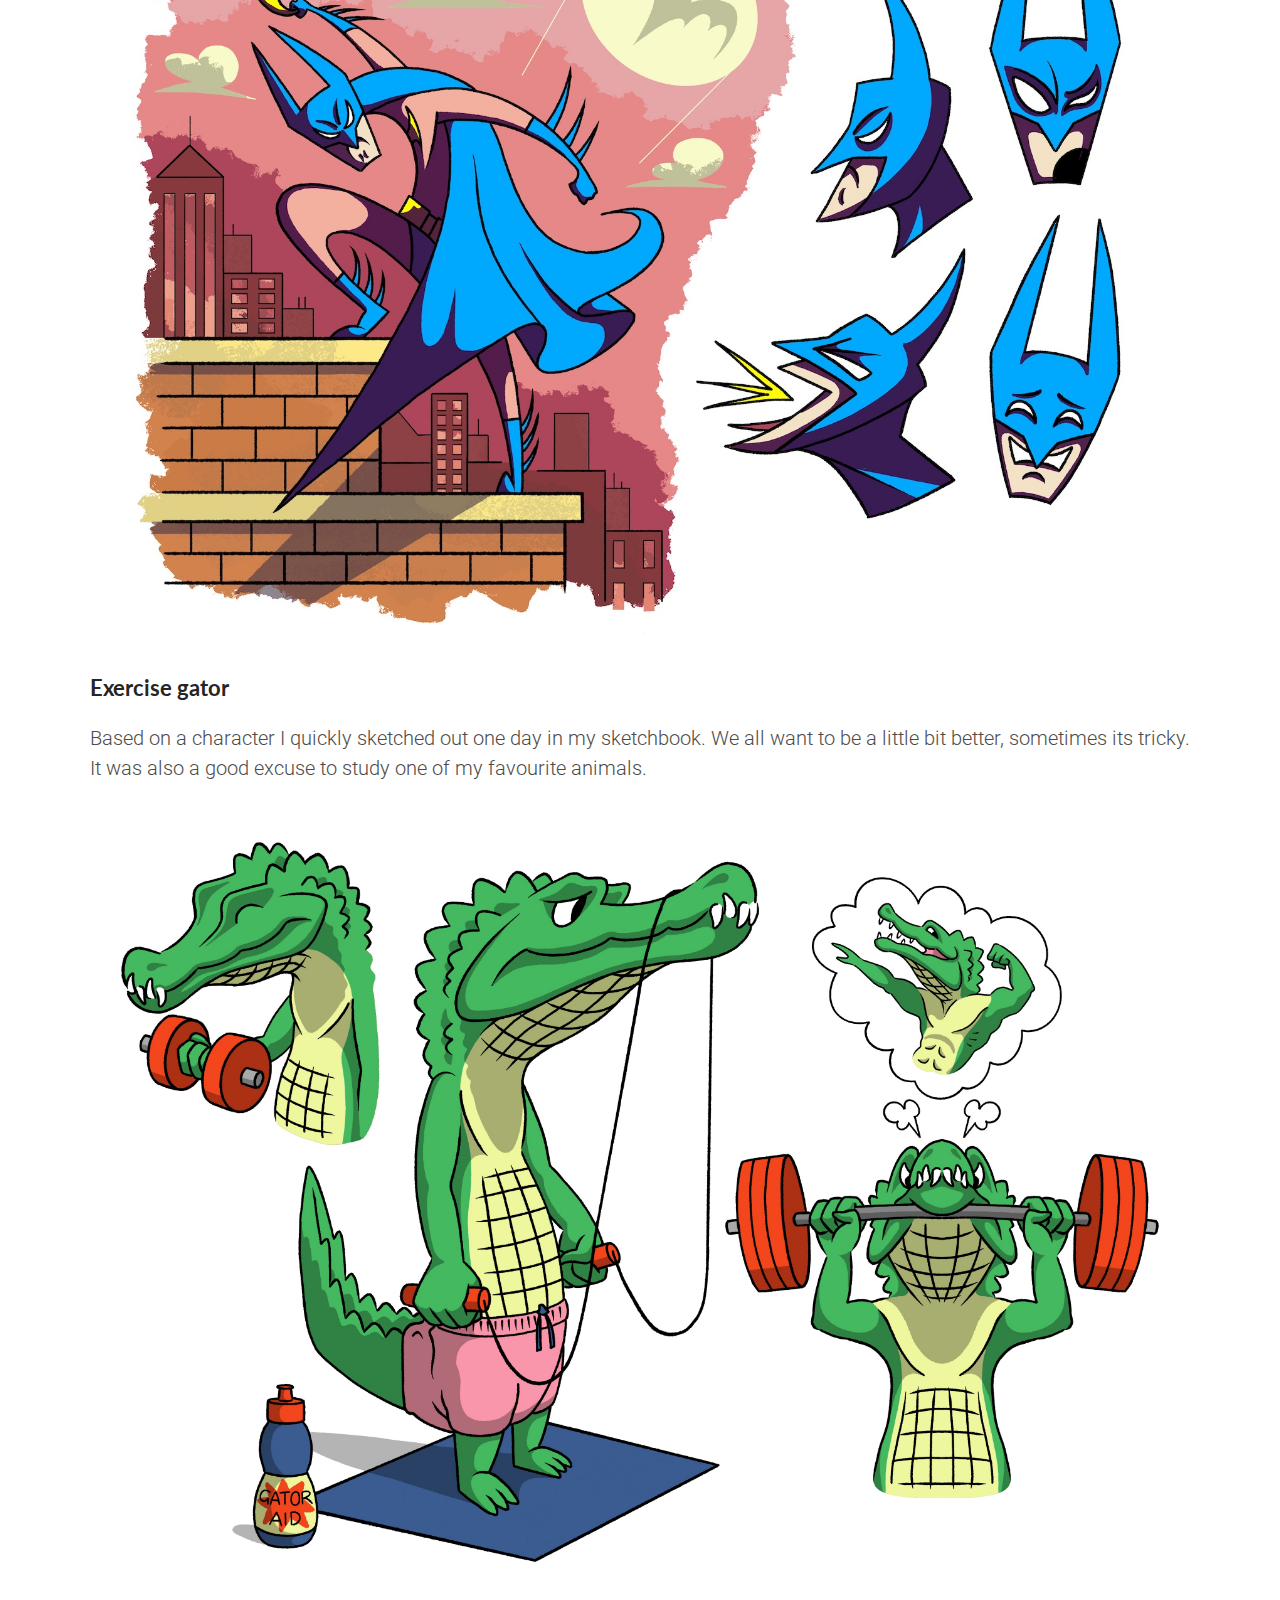
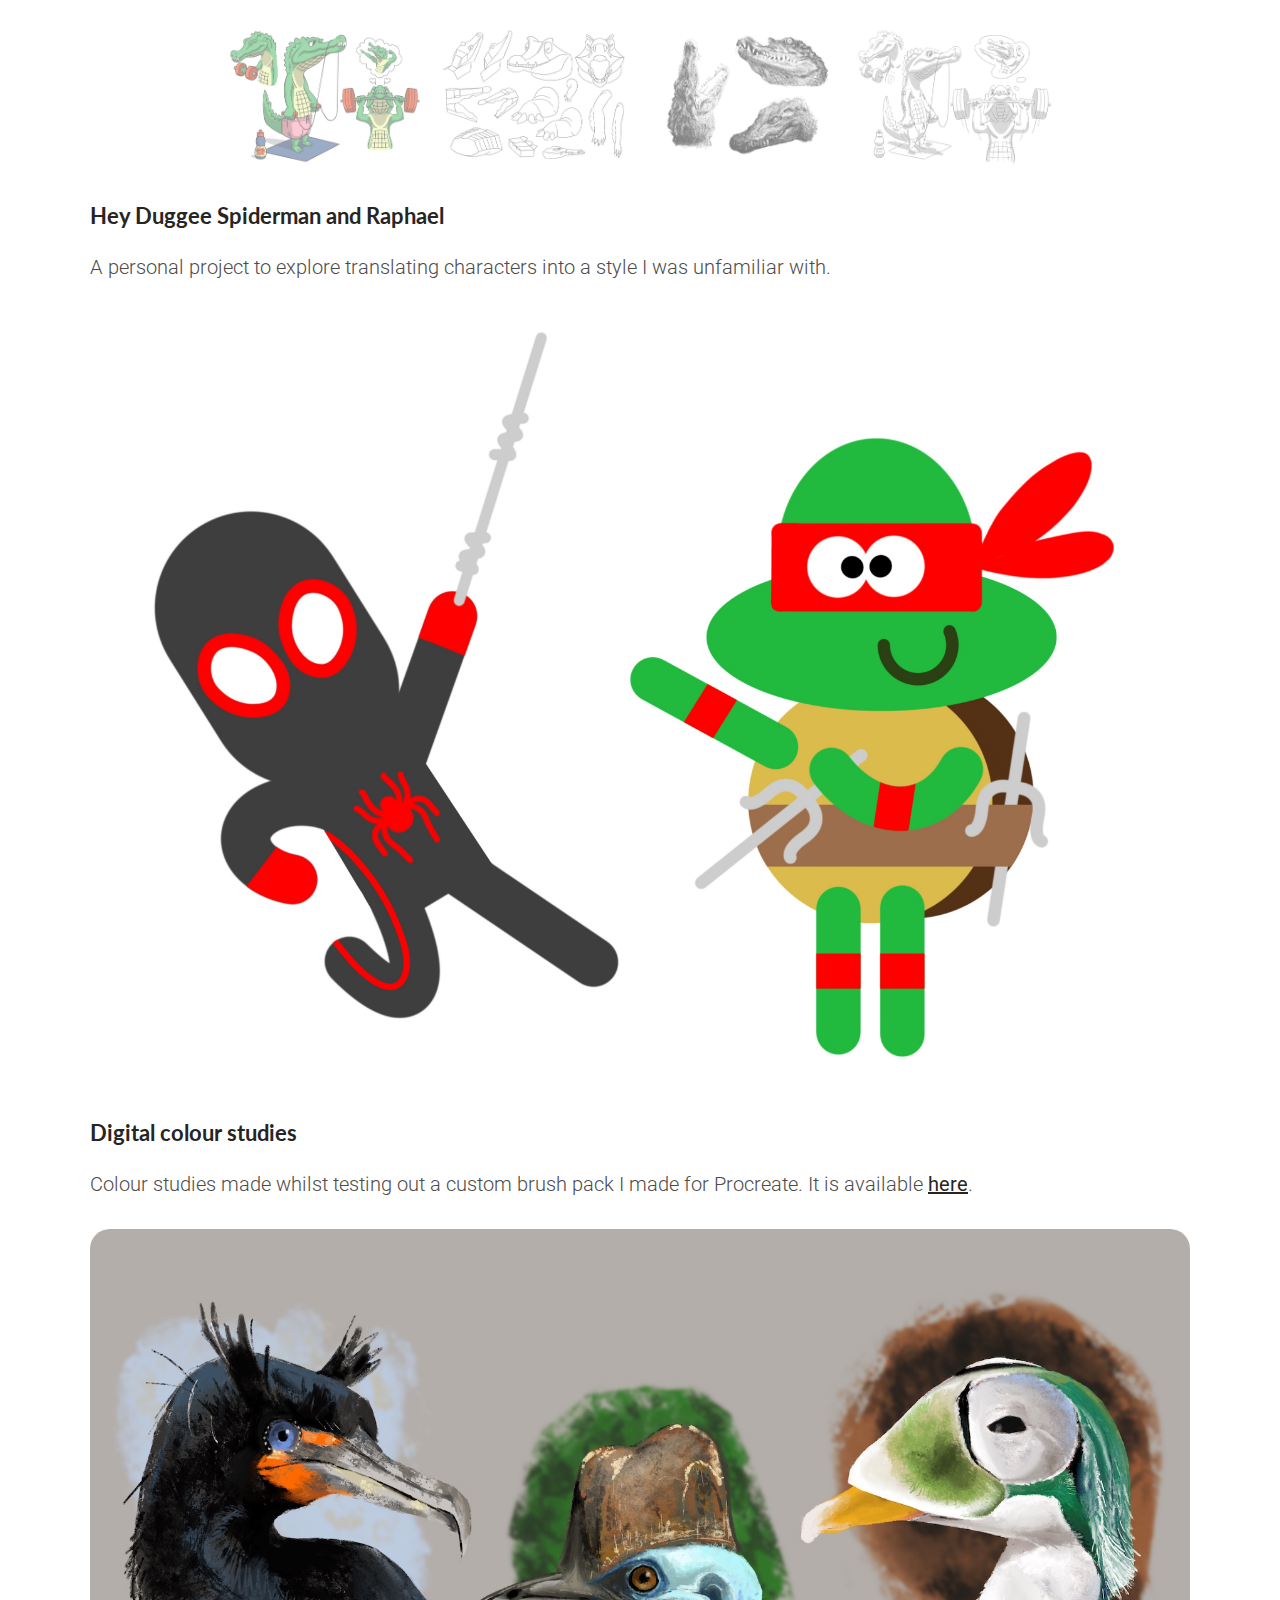
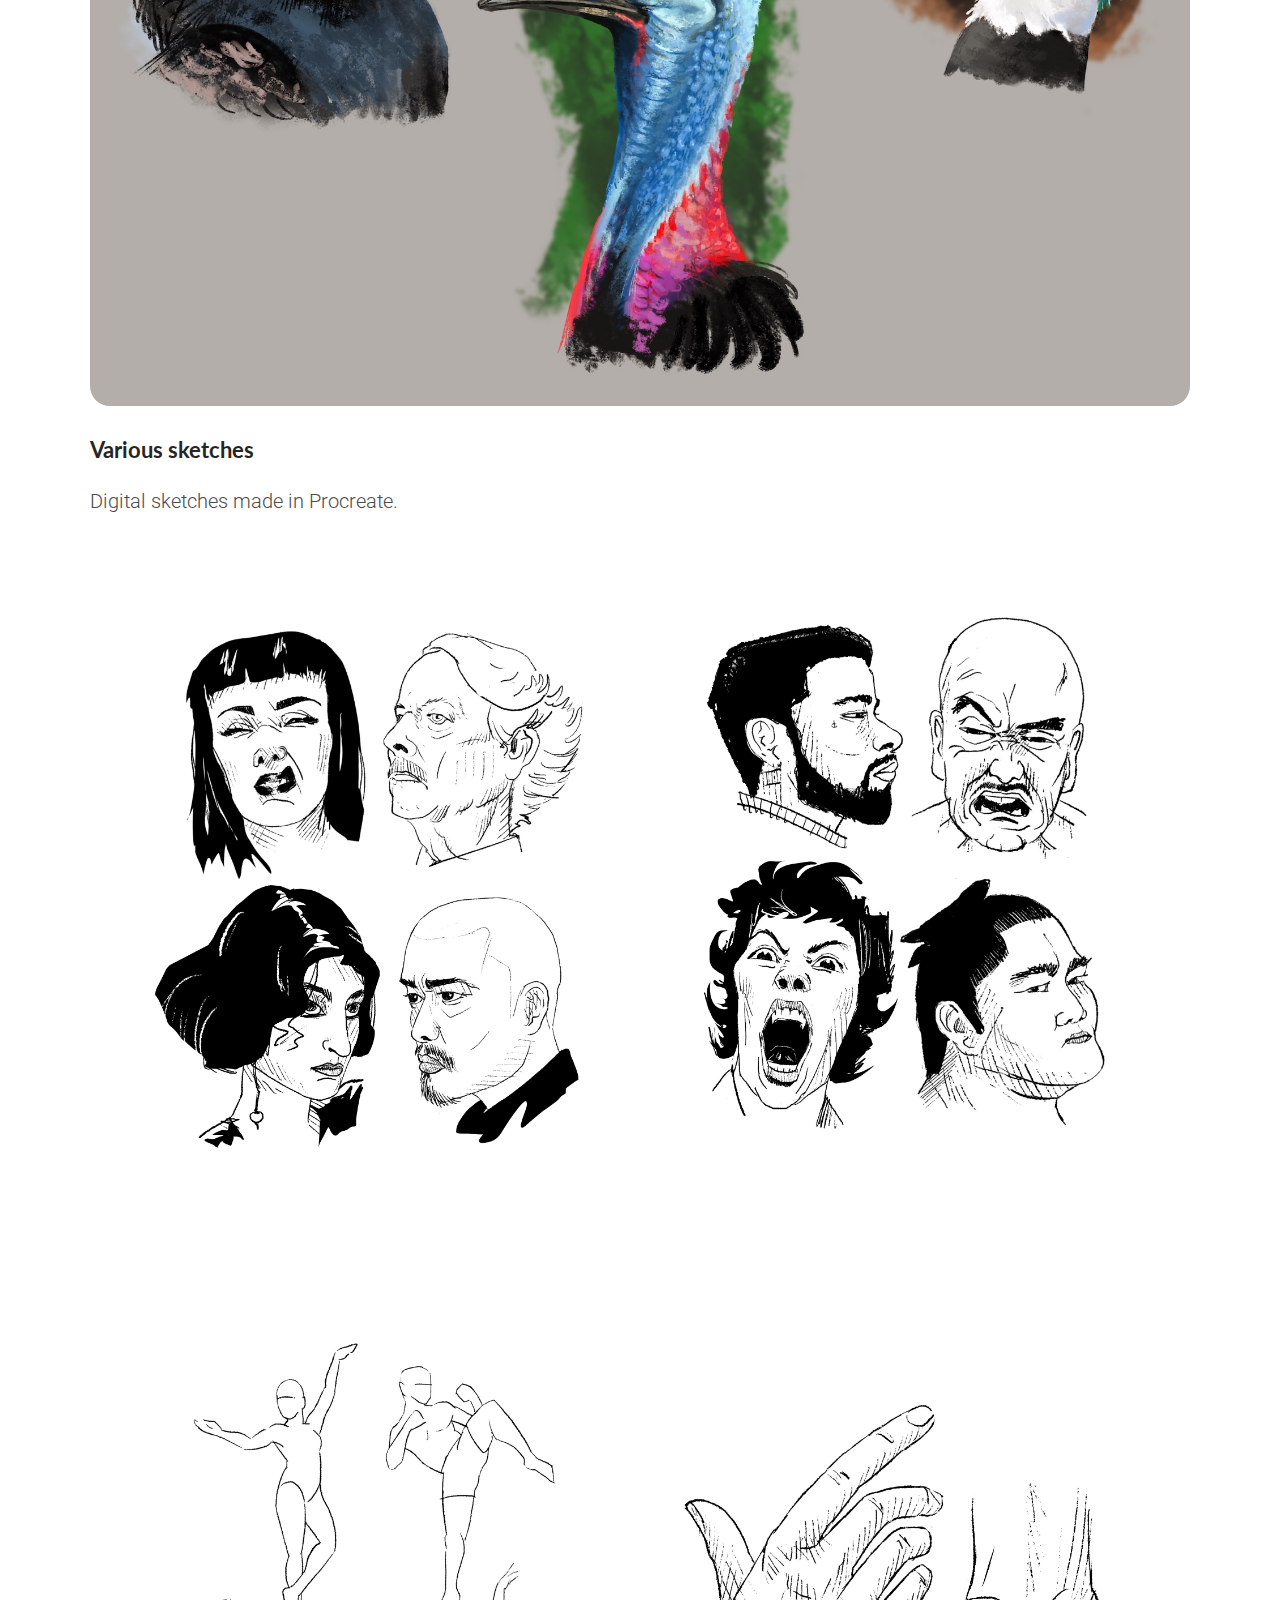
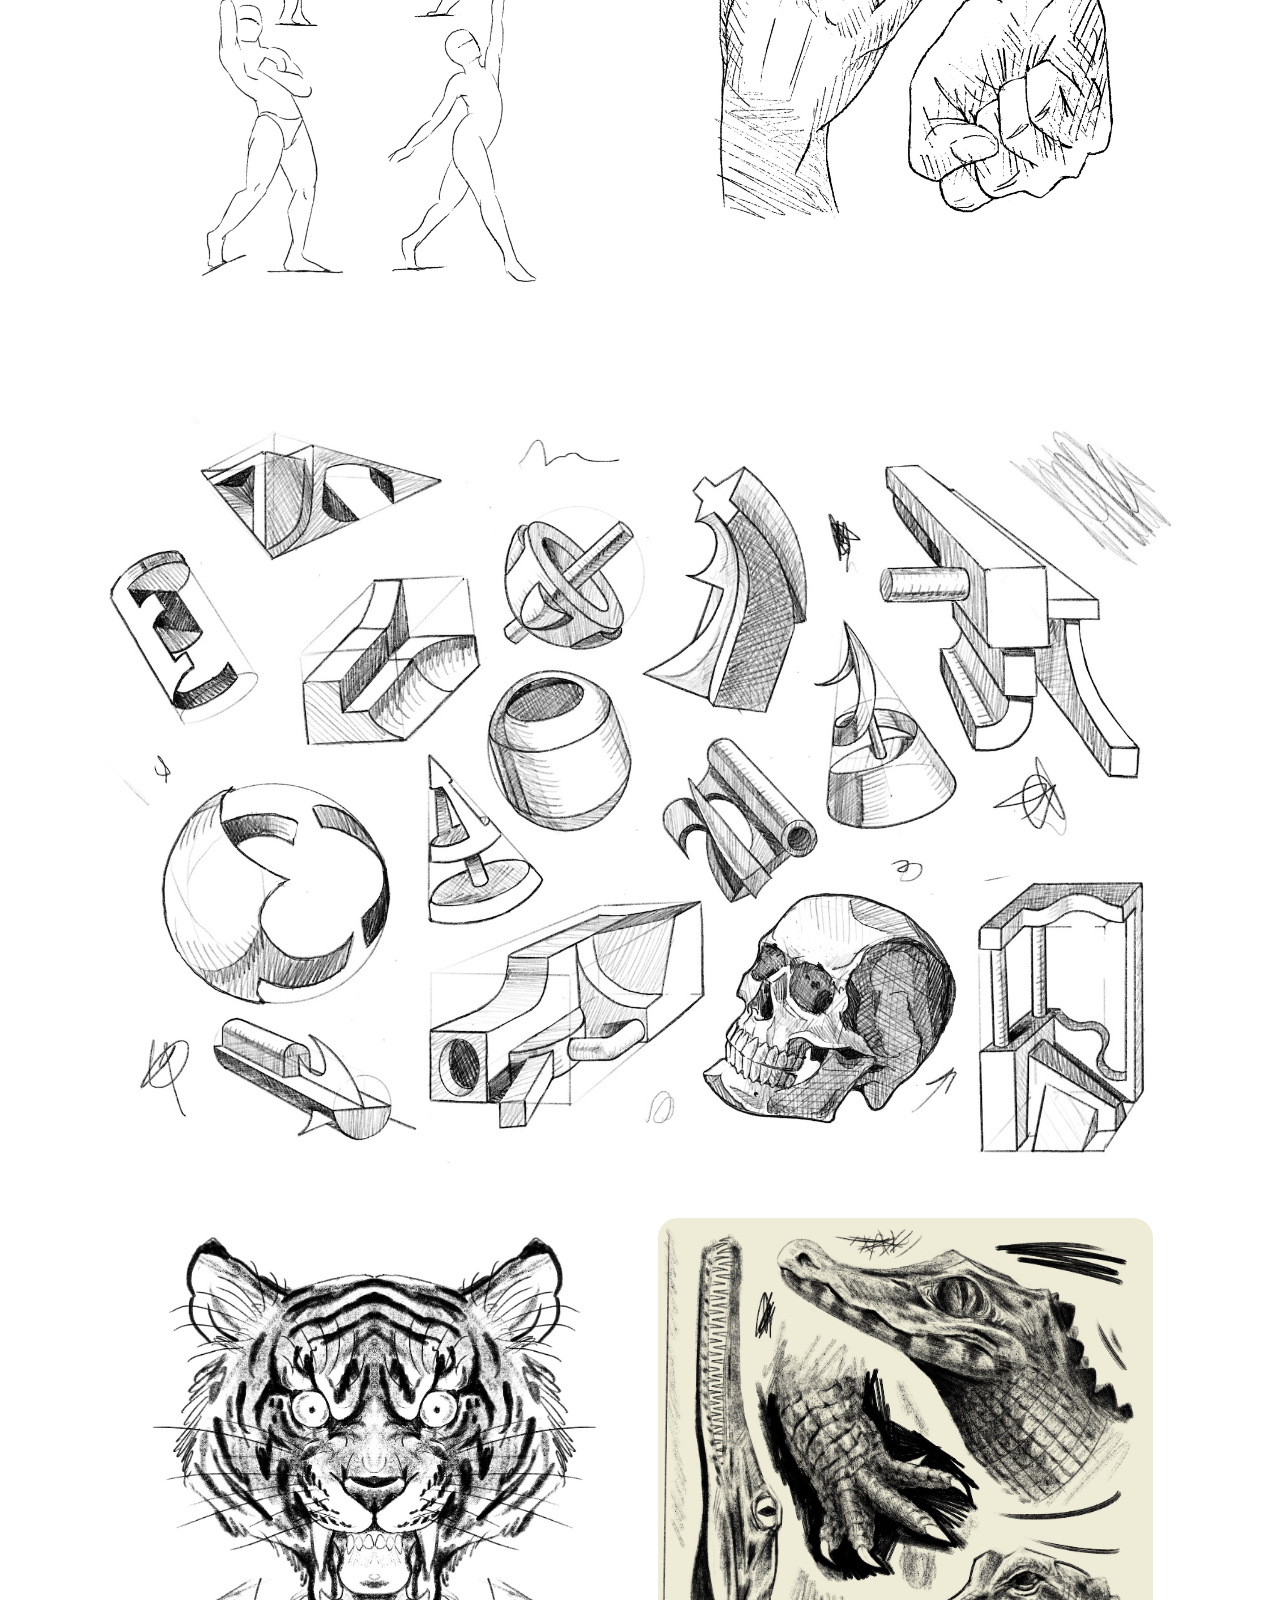
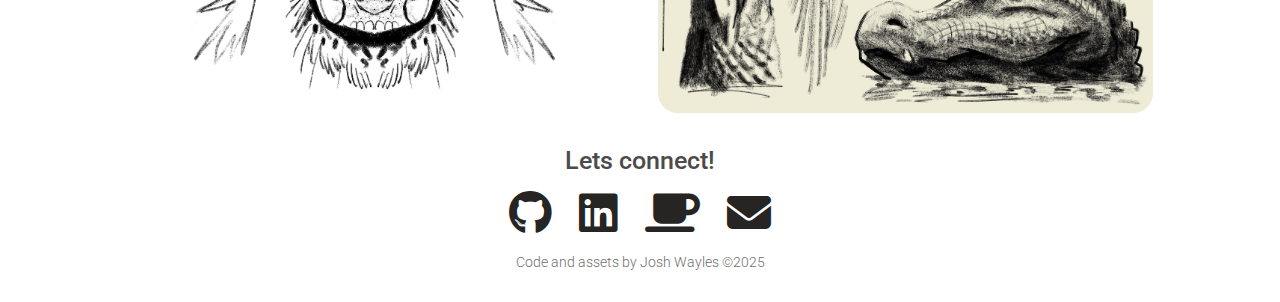
<file: illustration.html>
<!DOCTYPE html>
<html lang="en">

<head>

    <meta name="author" content="Josh Wayles" />
    <meta charset="UTF-8" />
    <meta name="viewport" content="width=device-width, initial-scale=1.0" />
    <meta name="description" content="Freelance illustrator and coder Josh Wayles' illustration portfolio">
    <meta name="keywords" content="Website, Portfolio, Games, Illustration">
    <title>Josh Wayles</title>

    <meta property="og:title" content="Josh Wayles" />
    <meta property="og:image" content="images/josh_wayles_spiderman.jpg" />
    <meta property="og:description" content="Freelance code and illustration" />
    <meta property="og:url" content="https://joshwayles.github.io." />
    <meta property="og:image:width" content="400" />
    <meta property="og:image:height" content="400" />
    <meta property="og:type" content="website" />

    <!--Google fonts Lato-->
    <link rel="preconnect" href="https://fonts.googleapis.com">
    <link rel="preconnect" href="https://fonts.gstatic.com" crossorigin>
    <link href="https://fonts.googleapis.com/css2?family=Lato:wght@300;400;700&display=swap" rel="stylesheet">

    <!--Google fonts Roboto-->
    <link rel="preconnect" href="https://fonts.googleapis.com">
    <link rel="preconnect" href="https://fonts.gstatic.com" crossorigin>
    <link
        href="https://fonts.googleapis.com/css2?family=Lato:wght@300;400;700&family=Roboto:ital,wght@0,100;0,300;0,400;0,500;0,700;0,900;1,100;1,300;1,400;1,500;1,700;1,900&display=swap"
        rel="stylesheet">

    <!--Social Icons-->
    <link rel="stylesheet" href="https://cdnjs.cloudflare.com/ajax/libs/font-awesome/6.6.0/css/all.min.css">

    <!--CSS-->
    <link rel="stylesheet" href="src/style.css" />

</head>

<body>

    <header class="header">
        <h1 class="header__title"><a class="header__title--link" aria-label="link to home page" href="index.html">JOSH WAYLES</a></h1>
        <p class="header__subtitle">Freelance code and Illustration</p>

        <nav class="nav" id="nav">

            <a aria-label="link to home page" class="nav__link" href="index.html">Home</a>
            <a aria-label="link to coding portfolio" class="nav__link" href="coding.html">Coding</a>
            <a aria-label="link to illustration portfolio" class="nav__link current-page"
                href="illustration.html">Illustration</a>

        </nav>
    </header>

    <div class="content-spacer"></div>

    <main class="main">

        <div class="container">

            <h2 class="page__title">Illustration Portfolio</h2>

            <div class="project">
                <h3 class="project__title">Teddy Swims tattoo box commission</h3>
                <p class="project__body">I was recently commissioned by the Co-op Live arena in Manchester to create a
                    set of tattoo inspired designs to be applied to a gift box for the musician Teddy Swims. Teddy is an
                    avid tattoo collector so they wanted to gift him something to reflect that passion. The box was
                    filled with curated books by the Manchester based, visual arts bookshop, Unitom. </p>

                <div class="project__image--multi">
                    <img class="project__image project__image--portrait"
                        src="images/teddy/teddy_swims_tattoo_box_josh_wayles_1.jpg"
                        alt="a top down view of a wooden box with tattoo designs on the lid" loading="lazy">
                    <img class="project__image project__image--portrait"
                        src="images/teddy/teddy_swims_tattoo_box_josh_wayles_2.jpg"
                        alt=" top down view of a wooden box with tattoo designs on the lid filled with books"
                        loading="lazy">
                    <img class="project__image project__image--portrait"
                        src="images/teddy/teddy_swims_tattoo_box_josh_wayles_3.jpg"
                        alt="a side on view of a wooden box with tattoo designs" loading="lazy">
                </div>

            </div>

            <div class="project">
                <h3 class="project__title">Wild wolf</h3>
                <p class="project__body">Recently I've been exploring how I can add more energy and character to my
                    drawings whilst working digitally. I have always enjoyed drawing fast and energetically but tend to
                    move away from that while creating finished pieces. I thought a wolf would be a good fit for this
                    experiment.</p>

                <img class="project__image" id="wolf-img" src="images/wolf/josh_wayles_wolf_character.jpg"
                    alt="a stylised illustration of an excited wolf" loading="lazy">

                <div class="thumbnail">
                    <img class="thumbnail__image thumbnail__image--2" onclick="wolfImageChange(this)"
                        src="images/wolf/josh_wayles_wolf_character.jpg"
                        alt="a stylised illustration of an excited wolf" loading="lazy">
                    <img class="thumbnail__image thumbnail__image--2" onclick="wolfImageChange(this)"
                        src="images/wolf/josh_wayles_wolf_head_studies.jpg" alt="studies of wolf heads and expressions"
                        loading="lazy">
                    <img class="thumbnail__image thumbnail__image--2" onclick="wolfImageChange(this)"
                        src="images/wolf/josh_wayles_wolf_pose_studies.jpg" alt="studies of wolf poses" loading="lazy">
                </div>
            </div>

            <div class="project">
                <h3 class="project__title">Batman character design</h3>
                <p class="project__body">A personal project to explore Batman as a character. I wanted to move
                    away from the more typical top heavy design and lean into exagerated shapes.</p>
                <img class="project__image" id="batman" src="images/josh_wayles_illustration_batman.jpg"
                    alt="a stylised illustration of batman stood on a building" loading="lazy">
            </div>

            <div class="project">
                <h3 class="project__title">Exercise gator</h3>
                <p class="project__body">Based on a character I quickly sketched out one day in my sketchbook. We
                    all
                    want to be a little bit better, sometimes its tricky. It was also a good excuse to study one of my
                    favourite
                    animals.</p>

                <img class="project__image" id="gator-img"
                    src="images/croc/josh_wayles_illustration_alligator_crocodile_character.jpg"
                    alt="a cartoon alligator exercising with weights" loading="lazy">

                <div class="thumbnail">
                    <img class="thumbnail__image thumbnail__image--2" onclick="gatorImageChange(this)"
                        src="images/croc/josh_wayles_illustration_alligator_crocodile_character.jpg"
                        alt="a cartoon alligator exercising with weights" loading="lazy">
                    <img class="thumbnail__image thumbnail__image--2" onclick="gatorImageChange(this)"
                        src="images/croc/josh_wayles_illustration_alligator_crocodile_shapes.jpg"
                        alt="shape studies of alligators" loading="lazy">
                    <img class="thumbnail__image thumbnail__image--2" onclick="gatorImageChange(this)"
                        src="images/croc/josh_wayles_illustration_alligator_crocodile_value.jpg"
                        alt="value studies of alligators" loading="lazy">
                    <img class="thumbnail__image thumbnail__image--2" onclick="gatorImageChange(this)"
                        src="images/croc/josh_wayles_illustration_alligator_crocodile_character_sketch.jpg"
                        alt="a sketch of a cartoon alligator exercising with weights" loading="lazy">
                </div>
            </div>

            <div class="project">
                <h3 class="project__title">Hey Duggee Spiderman and Raphael</h3>
                <p class="project__body">A personal project to explore translating characters into a style I was
                    unfamiliar with.
                </p>
                <img class="project__image" id="hey-duggee"
                    src="images/josh_wayles_illustration_hey_duggee_spiderman_tmnt.jpg"
                    alt="spiderman and the teenage mutant ninja turtle raphael drawn in the style of hey duggee"
                    loading="lazy">
            </div>

            <div class="project">
                <h3 class="project__title">Digital colour studies</h3>
                <p class="project__body">Colour studies made whilst testing out a custom brush pack I made for
                    Procreate. It is available <a class="project__link" aria-label="link to my kofi page shop"
                        href="https://ko-fi.com/s/fb44badfec">here</a>.</p>

                <img class="project__image" id="birds" src="images/josh_wayles_illustration_colour_study_birds.jpg"
                    alt="digital colour studies of three bird heads" loading="lazy">
            </div>

            <div class="project">
                <h3 class="project__title">Various sketches</h3>
                <p class="project__body">Digital sketches made in Procreate.</p>
                <div class="project__image--multi">
                    <img class="project__image project__image--portrait"
                        src="images/sketch/josh_wayles_illustration_sketch_faces_1.jpg"
                        alt="digital sketch of various faces 1" loading="lazy">
                    <img class="project__image project__image--portrait"
                        src="images/sketch/josh_wayles_illustration_sketch_faces_2.jpg"
                        alt="digital sketch of various faces 2" loading="lazy">
                    <img class="project__image project__image--portrait"
                        src="images/sketch/josh_wayles_illustration_sketch_gesture.jpg"
                        alt="digital sketch of various gesture poses" loading="lazy">
                    <img class="project__image project__image--portrait"
                        src="images/sketch/josh_wayles_illustration_sketch_hands.jpg" alt="digital sketch of two hands"
                        loading="lazy">
                    <img class="project__image" src="images/sketch/josh_wayles_form_study.jpg"
                        alt="digital sketch of various forms" loading="lazy">
                    <img class="project__image project__image--portrait"
                        src="images/sketch/josh_wayles_digital_sketch_tiger.jpg" alt="digital sketch of a tiger"
                        loading="lazy">
                    <img class="project__image project__image--portrait"
                        src="images/sketch/josh_wayles_digital_sketch_alligator.jpg" alt="digital sketch of alligators"
                        loading="lazy">
                </div>
            </div>

        </div>

    </main>

    <footer class="footer">

        <p class="footer__text">Lets connect!</p>

        <div class="social-icons">
            <a aria-label="link to github" class="social-icons__link" href="https://github.com/JoshWayles"><i
                    role="presentation" class="fa-brands fa-github"></i></a>
            <a aria-label="link to linkedin" class="social-icons__link"
                href="https://www.linkedin.com/in/josh-wayles-0a90521ba/"><i role="presentation"
                    class="fa-brands fa-linkedin"></i></a>
            <a aria-label="link to kofi" class="social-icons__link" href="https://ko-fi.com/joshwayles"><i
                    role="presentation" class="fa-solid fa-mug-saucer"></i></a>
            <a aria-label="link to contact form" class="social-icons__link"
                href="https://forms.gle/ByCnt6z9Kf9VAMFk9"><i role="presentation" class="fa-solid fa-envelope"></i></a>
        </div>

        <p class="footer__tm-text">Code and assets by Josh Wayles &#169;2025</p>

    </footer>

    <script src="src/script.js"></script>

</body>

</html>
</file>
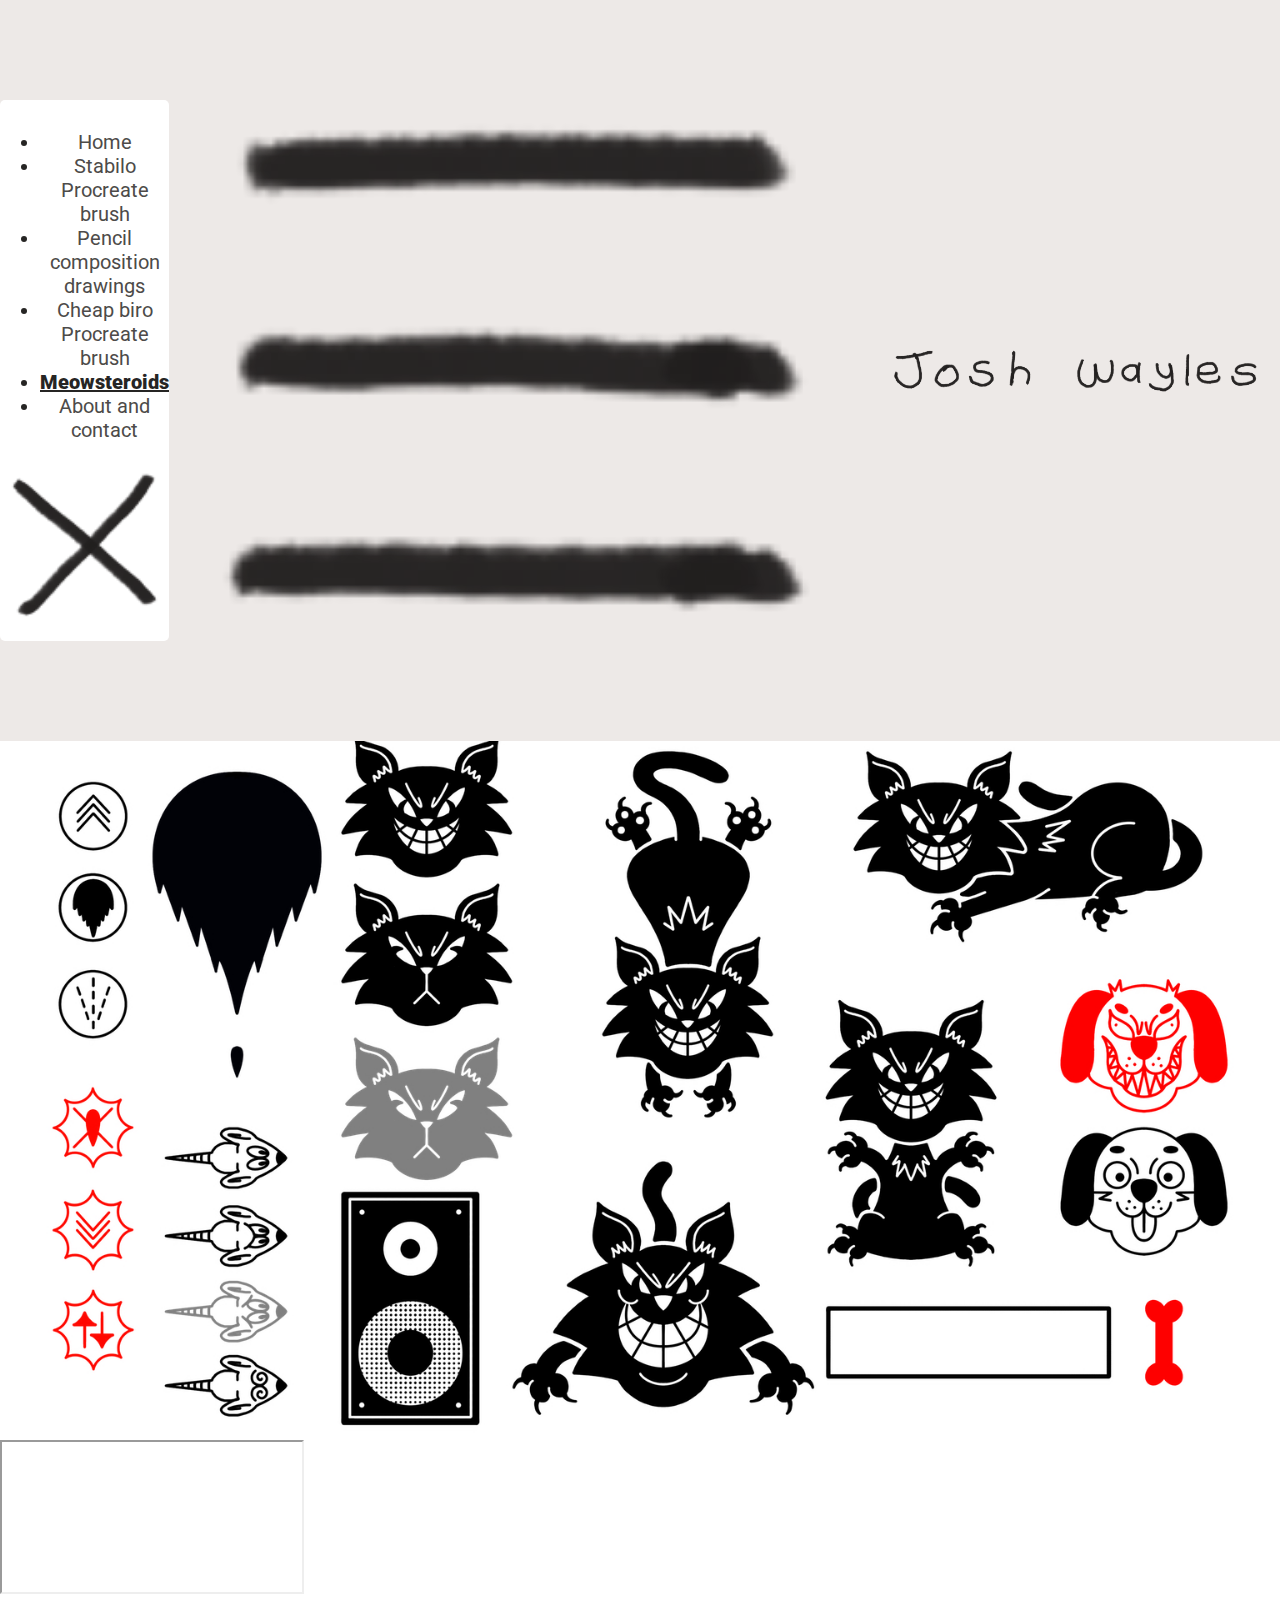
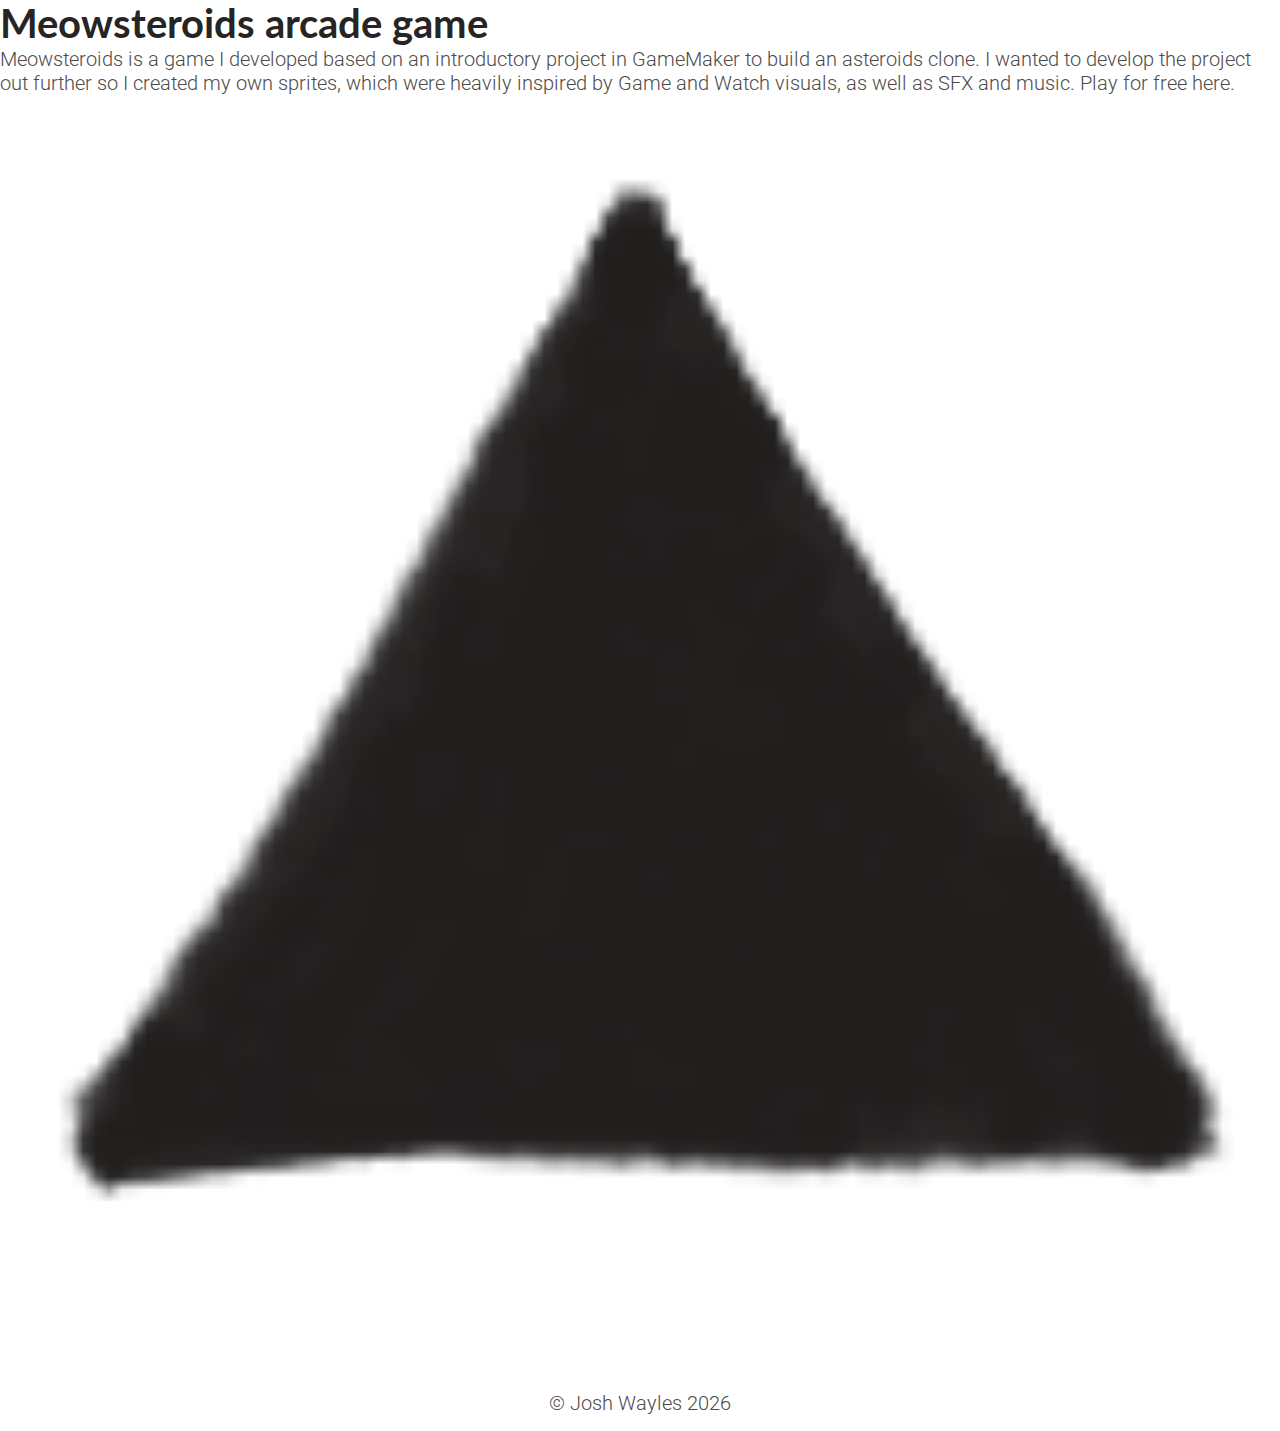
<file: meowsteroids.html>
<!DOCTYPE html>
<html lang="en">

<head>

    <meta name="author" content="Josh Wayles" />
    <meta charset="UTF-8" />
    <meta name="viewport" content="width=device-width, initial-scale=1.0" />
    <meta name="description" content="Freelance illustrator Josh Wayles portfolio website">
    <meta name="keywords" content="Website, Portfolio, Games, Illustration">
    <title>Josh Wayles</title>

    <meta property="og:title" content="Josh Wayles" />
    <meta property="og:image" content="images/og-image.jpg" />
    <meta property="og:image:width" content="200" />
    <meta property="og:image:height" content="200" />
    <meta property="og:description" content="Freelance illustration" />
    <meta property="og:url" content="https://joshwayles.github.io." />
    <meta property="og:type" content="website" />

    <!--Google fonts Lato-->
    <link rel="preconnect" href="https://fonts.googleapis.com">
    <link rel="preconnect" href="https://fonts.gstatic.com" crossorigin>
    <link href="https://fonts.googleapis.com/css2?family=Lato:wght@300;400;700&display=swap" rel="stylesheet">

    <!--Google fonts Roboto-->
    <link rel="preconnect" href="https://fonts.googleapis.com">
    <link rel="preconnect" href="https://fonts.gstatic.com" crossorigin>
    <link
        href="https://fonts.googleapis.com/css2?family=Lato:wght@300;400;700&family=Roboto:ital,wght@0,100;0,300;0,400;0,500;0,700;0,900;1,100;1,300;1,400;1,500;1,700;1,900&display=swap"
        rel="stylesheet">

    <!--CSS-->
    <link rel="stylesheet" href="src/style.css" />

</head>

<body>

    <!--TITLE AND NAV-->

    <header>

        <nav class="nav" id="nav-menu">
            <ul>
                <li><a href="index.html" aria-label="link to home">Home</a></li>
                <li><a href="stabilo.html" aria-label="link to stabilo for procreate project">Stabilo Procreate
                        brush</a></li>
                <li><a href="pencil-compositions.html" aria-label="link to pencil composition project">Pencil
                        composition
                        drawings</a></li>
                <li><a href="cheap-biro.html" aria-label="link to cheap biro for procreate project">Cheap biro Procreate
                        brush</a></li>
                <li><a href="meowsteroids.html" aria-label="link to meowsteroids project"
                        class="current-page">Meowsteroids</a></li>
                <li><a href="about-contact.html" aria-label="link to about and contact information">About and
                        contact</a>
                </li>
            </ul>
            <img src="images/icon-close.png" class="icon icon-close" id="btn-close" onclick="navClose()"
                alt="Close button">
        </nav>

        <img src="images/icon-burger.png" class="icon icon-burger" id="btn-burger" onclick="navOpen()"
            alt="Burger menu button">

        <div class="logo-container">
            <img src="images/icon-logo.png" class="logo" alt="Page logo">
        </div>

    </header>

    <!--CONTENT-->

    <div class="img-container" role="Project visual content">
        <a href="#" aria-label="Scroll to image 1" class="tab-scroll">
            <img src="images/meowsteroids/spr_title.jpg" class="project-img project-img__landscape"
                alt="The title screen from my asteroids like game meowsteroids, there is a cat above the text and a mouse below">
        </a>
        <a href="#" aria-label="Scroll to image 2" class="tab-scroll">
            <img src="images/meowsteroids/meowsteroids_sprites_1080.jpg" class="project-img project-img__landscape"
                alt="The sprite sheet from my asteroids like game meowsteroids, featuring various graphic representations of cats, mice, dogs, projectiles and game elements">
        </a>
    </div>

    <div class="music-container" role="Project audio content">
        <iframe class="music-meowsteroids"
            src="https://bandcamp.com/EmbeddedPlayer/album=3588984896/size=large/bgcol=ffffff/linkcol=0687f5/tracklist=false/artwork=small/transparent=true/"
            seamless><a href="https://joshwayles.bandcamp.com/album/meowsteroids-ost">Meowsteroids OST by Josh
                Wayles</a></iframe>
    </div>

    <div class="text-container" role="Project text content">
        <h1>Meowsteroids arcade game</h1>
        <p>Meowsteroids is a game I developed based on an introductory project in GameMaker to build an asteroids clone.
            I wanted to develop the project out further so I created my own sprites, which were heavily inspired by Game
            and Watch
            visuals, as well as SFX and music. <a class="external-link" href="https://joshwheels.itch.io/meowsteroids"
                aria-label="link to play meowsteroids">Play for free
                here</a>.</p>
    </div>

    <div class="top-container" role="Area for button to return to the top of the page">
        <a href="#" aria-label="scroll to top of page">
            <img src="images/icon-top.png" class="icon icon-top" alt="Back to top arrow">
        </a>
    </div>

    <footer>
        <p class="footer-p">&#xa9; Josh Wayles 2026</p>
    </footer>

    <script src="src/script.js"></script>

</body>

</html>
</file>
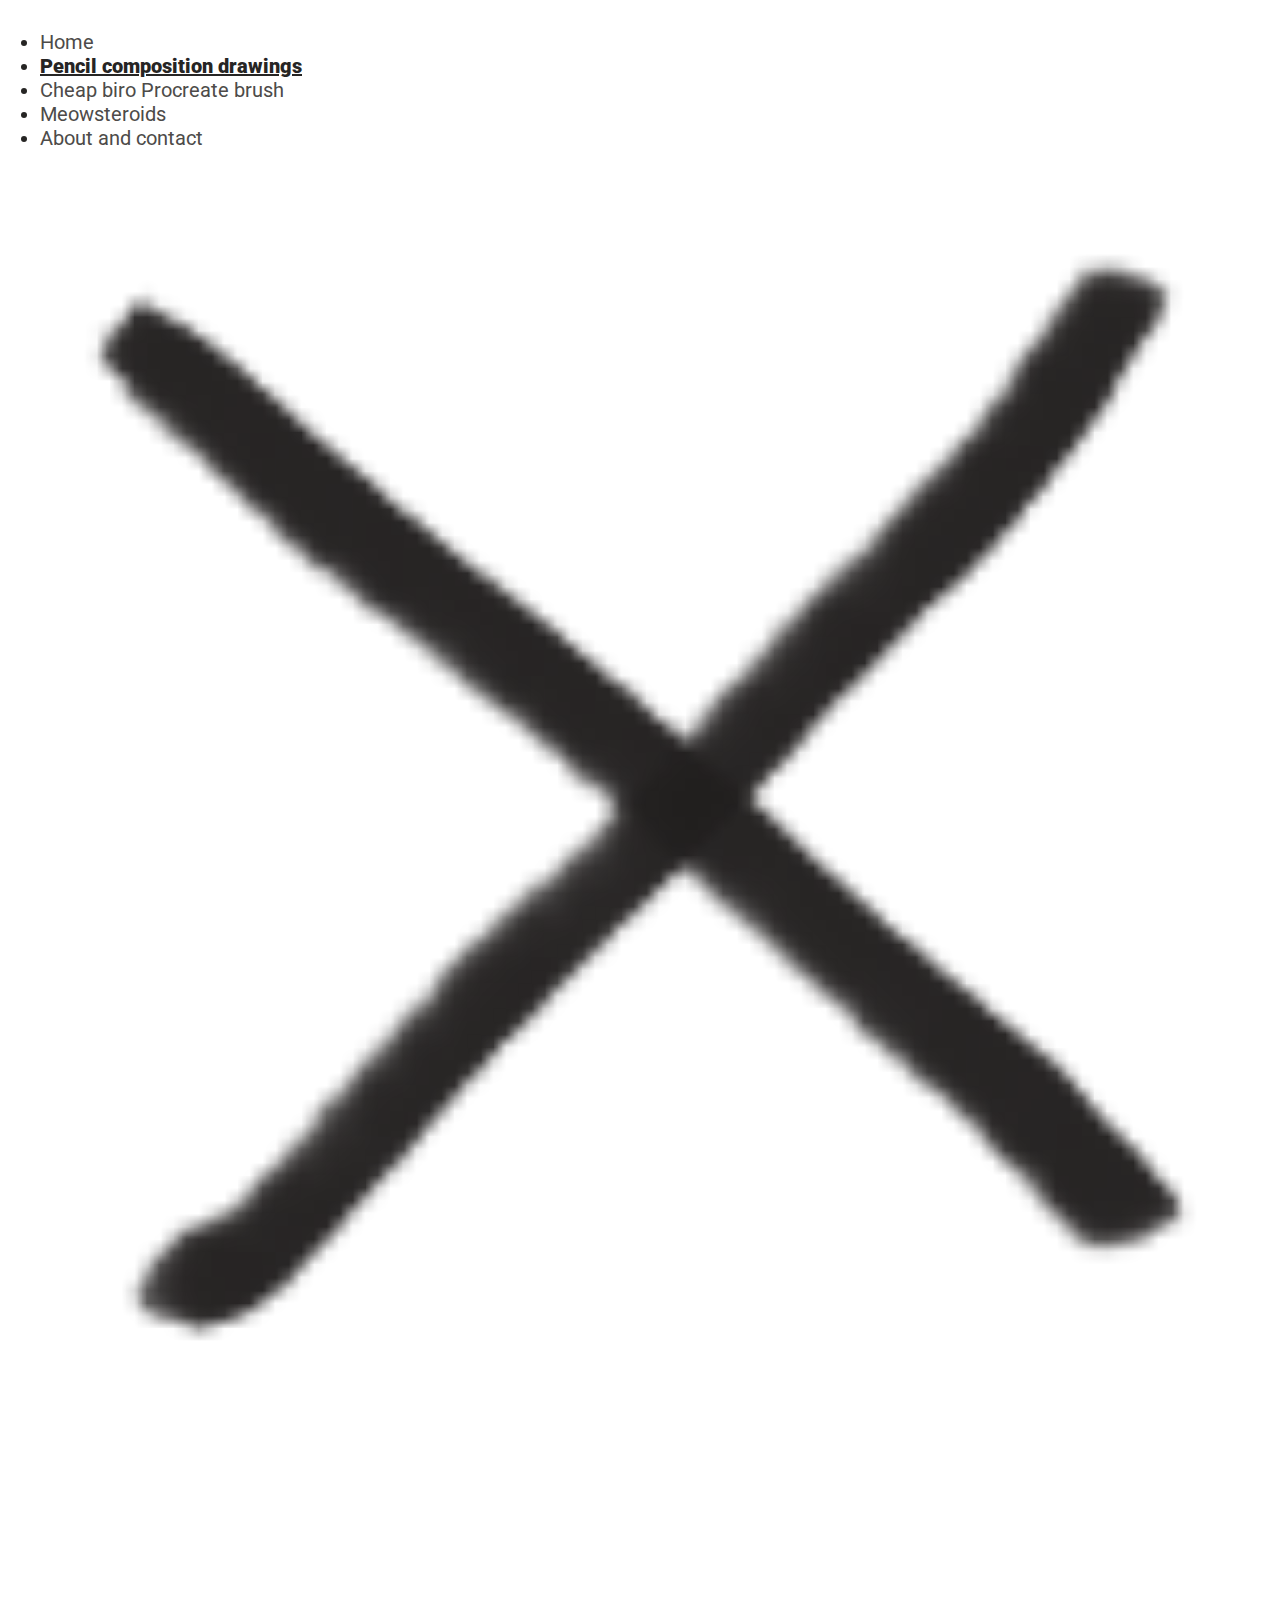
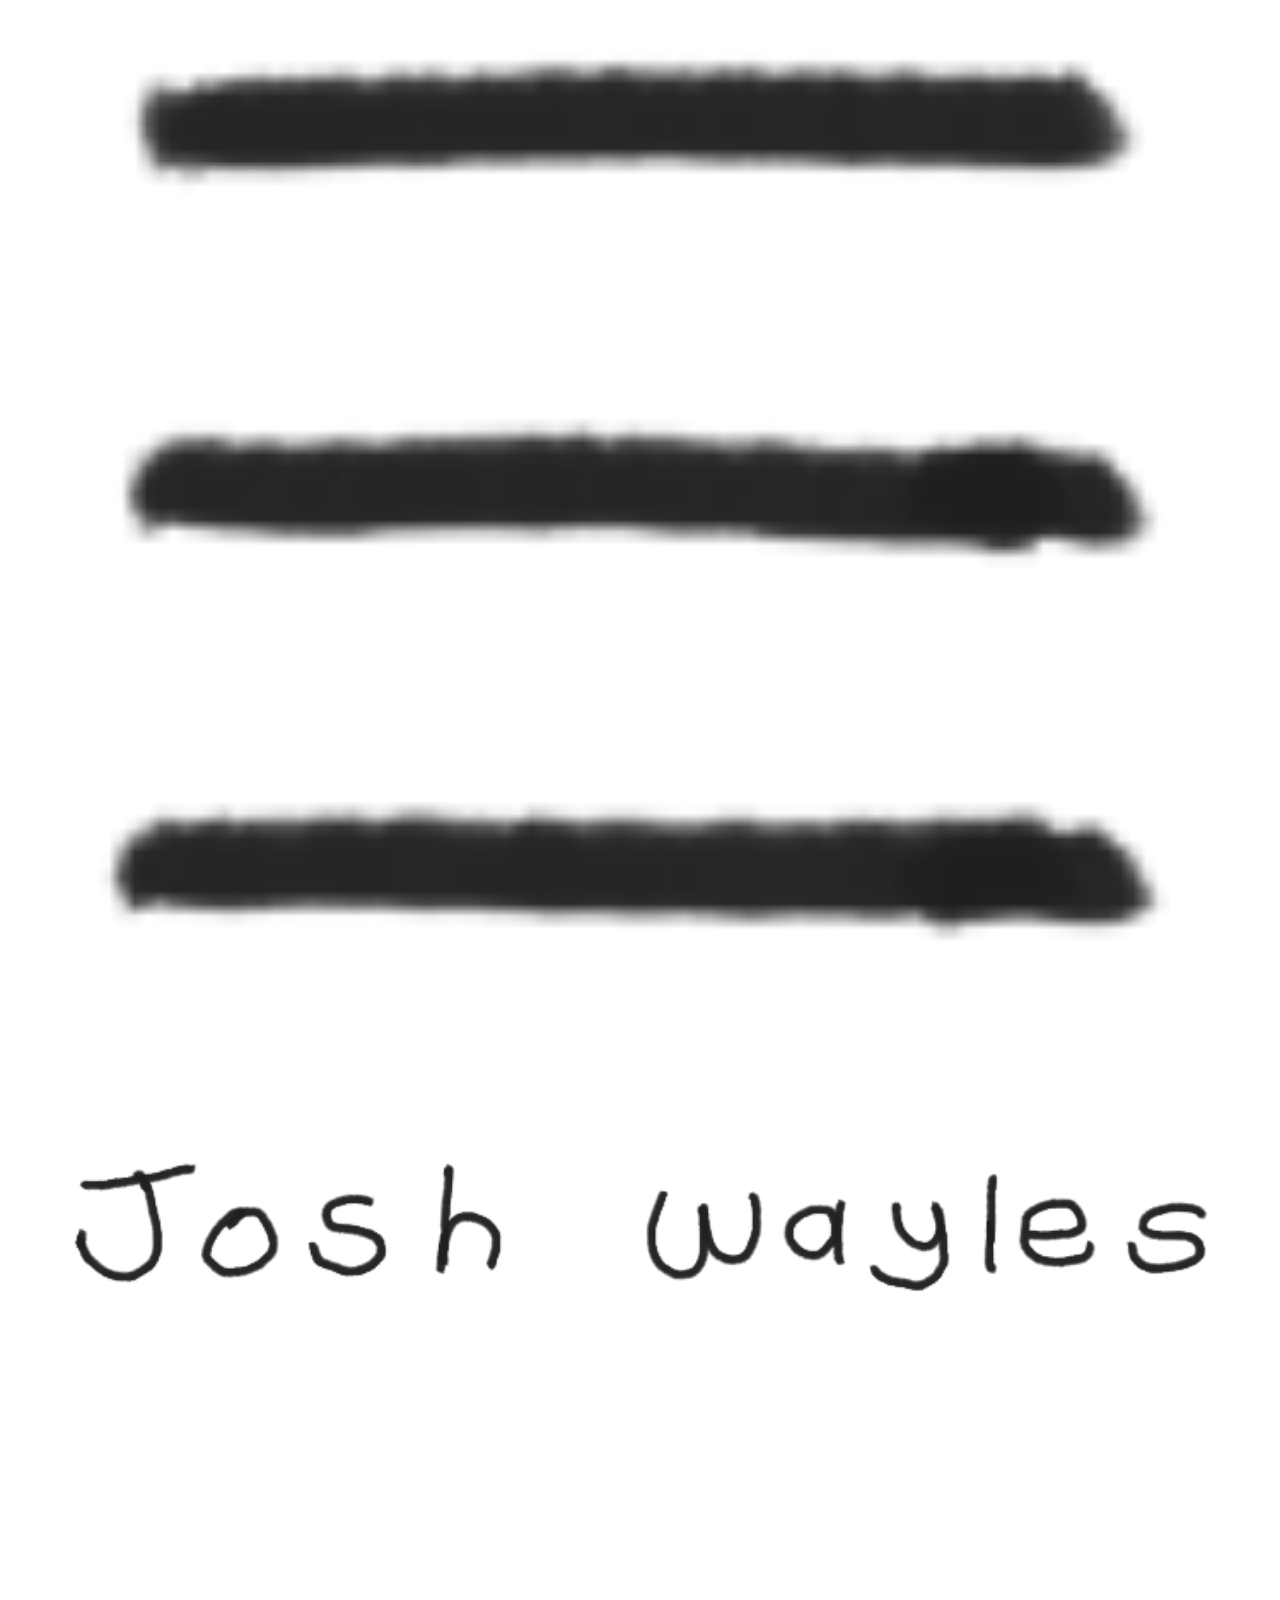
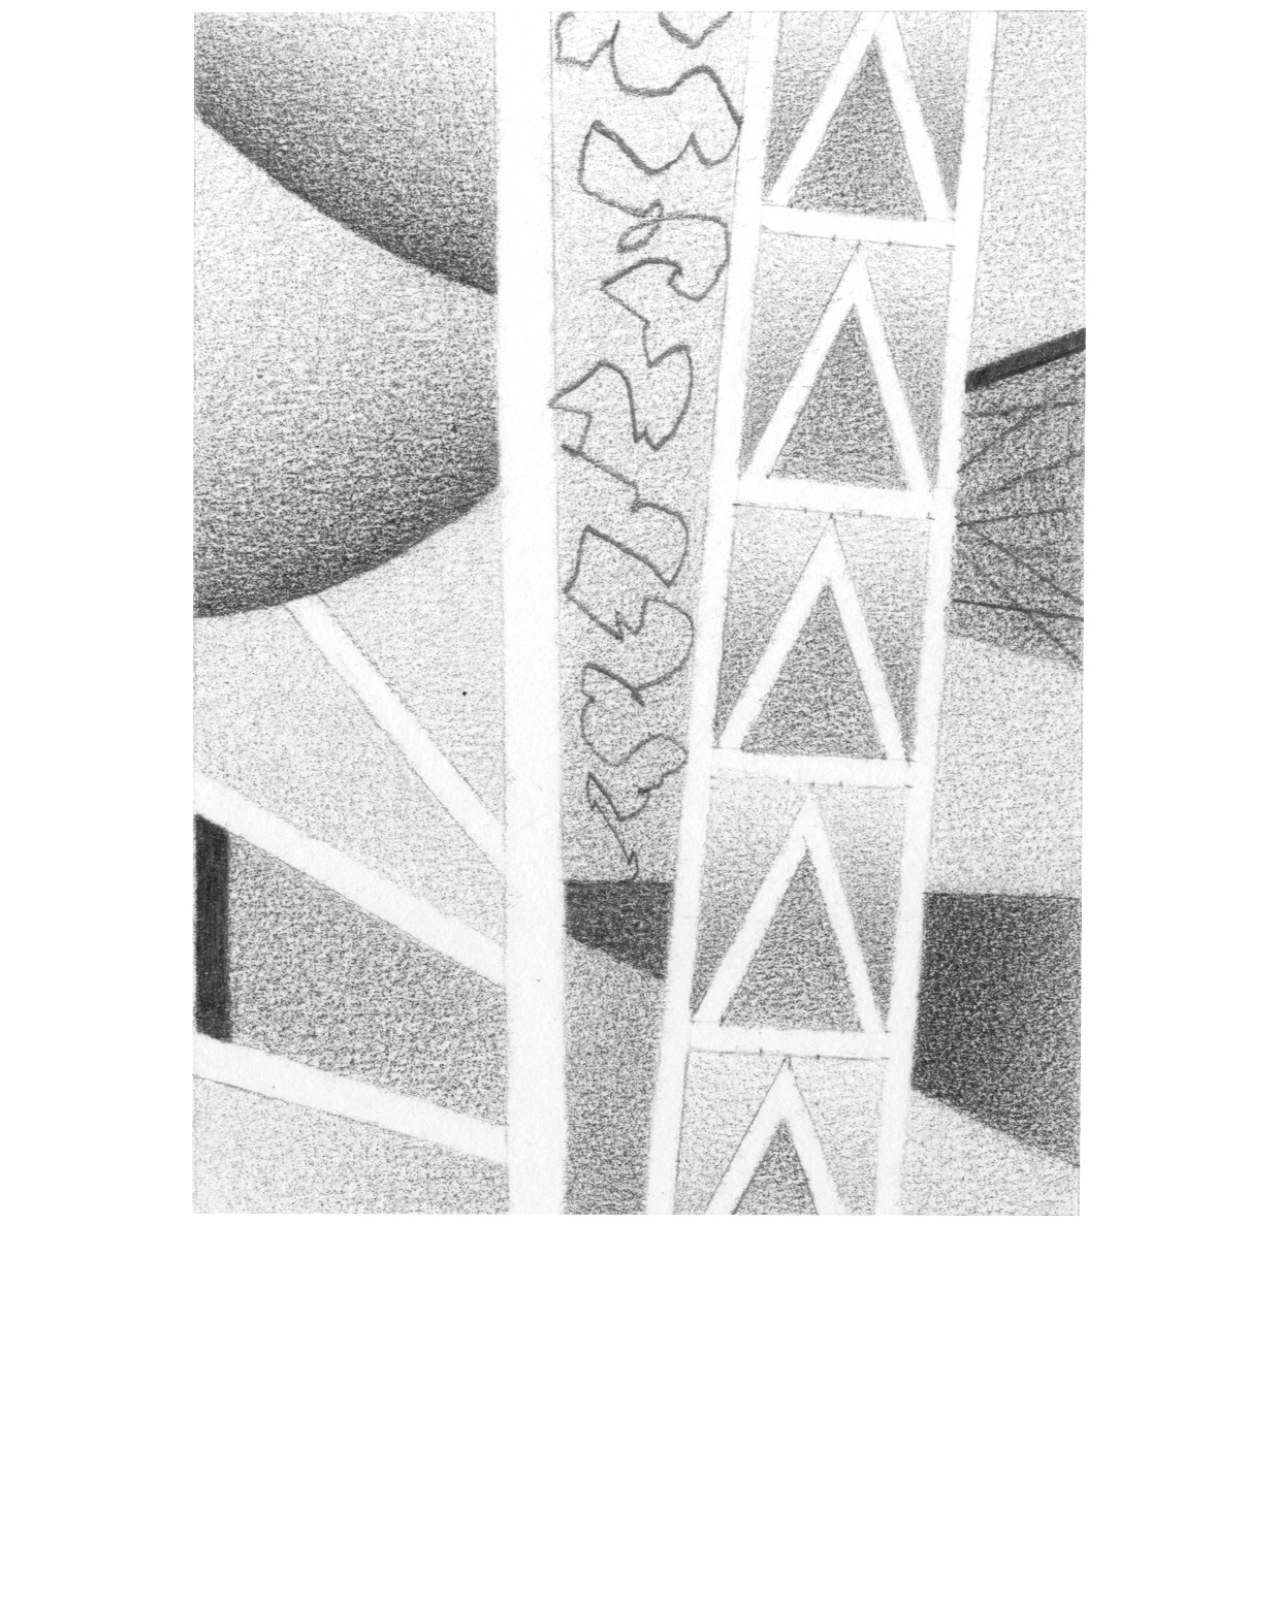
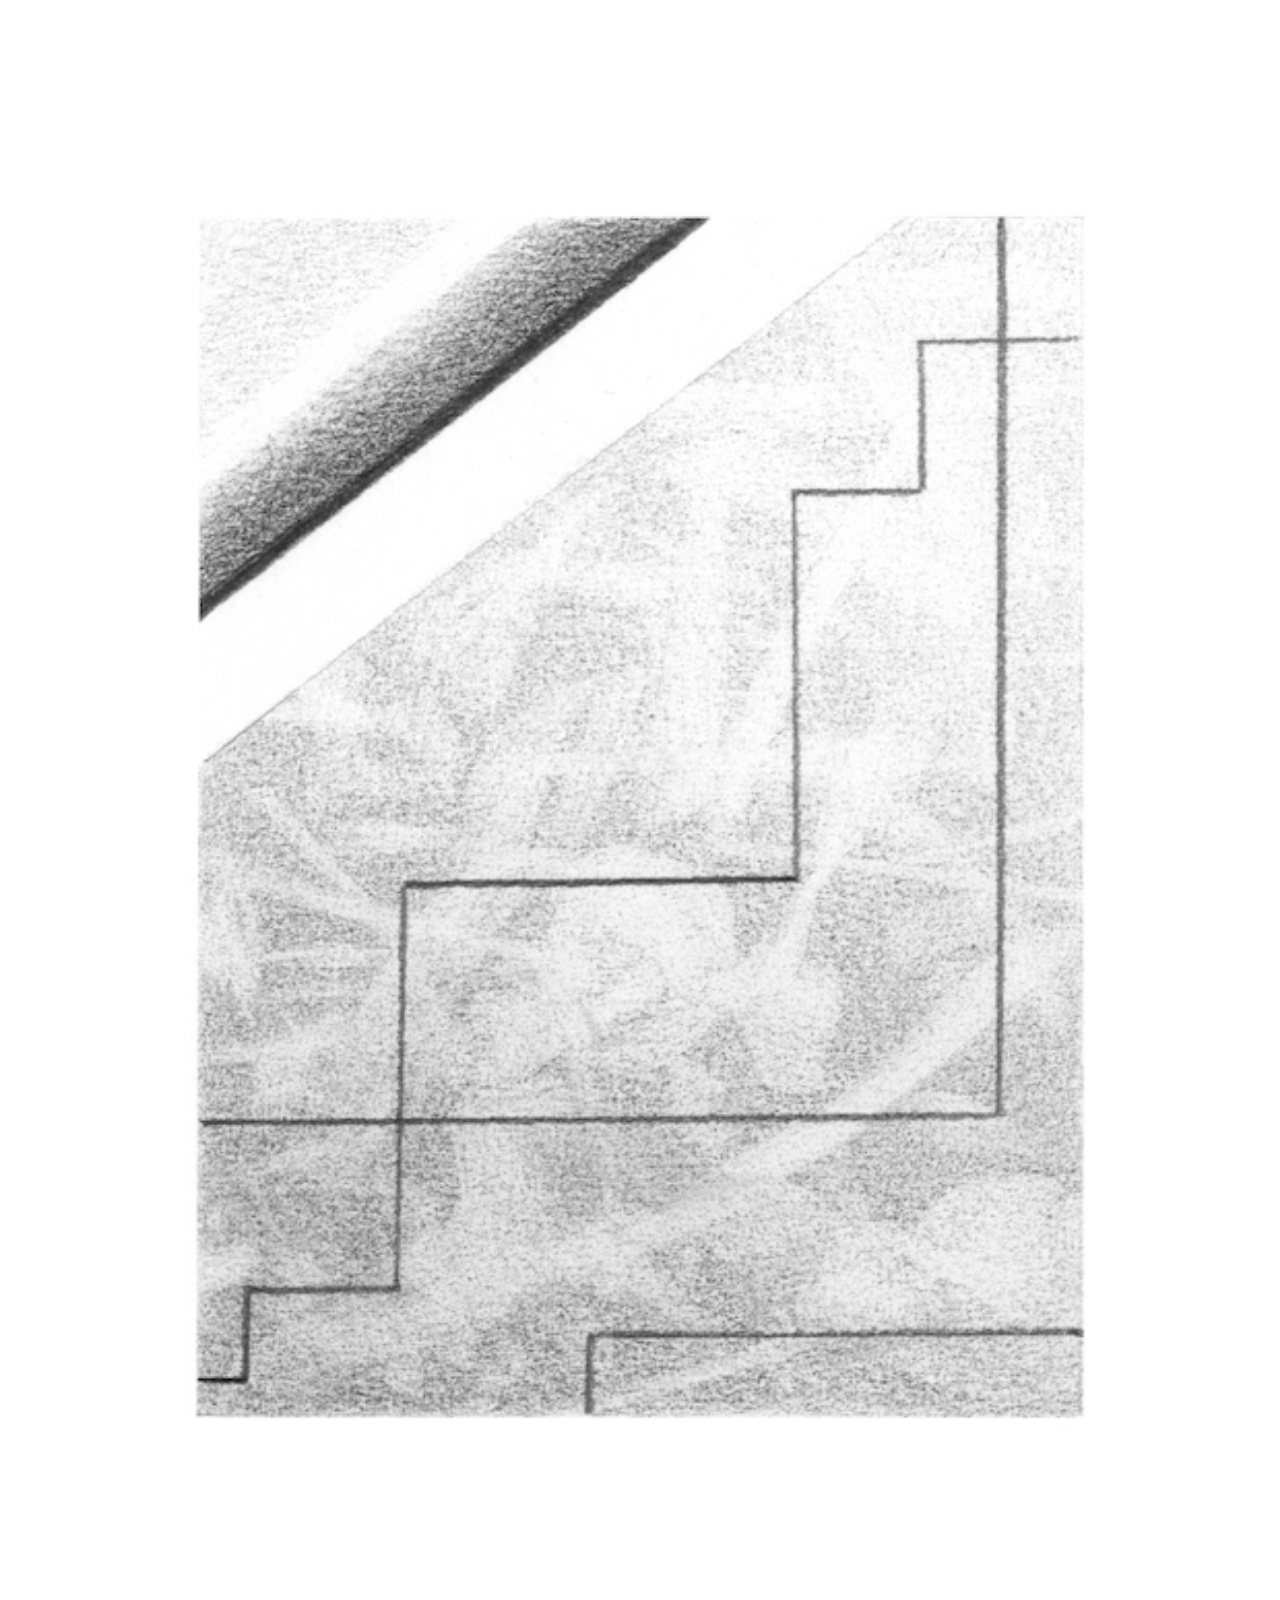
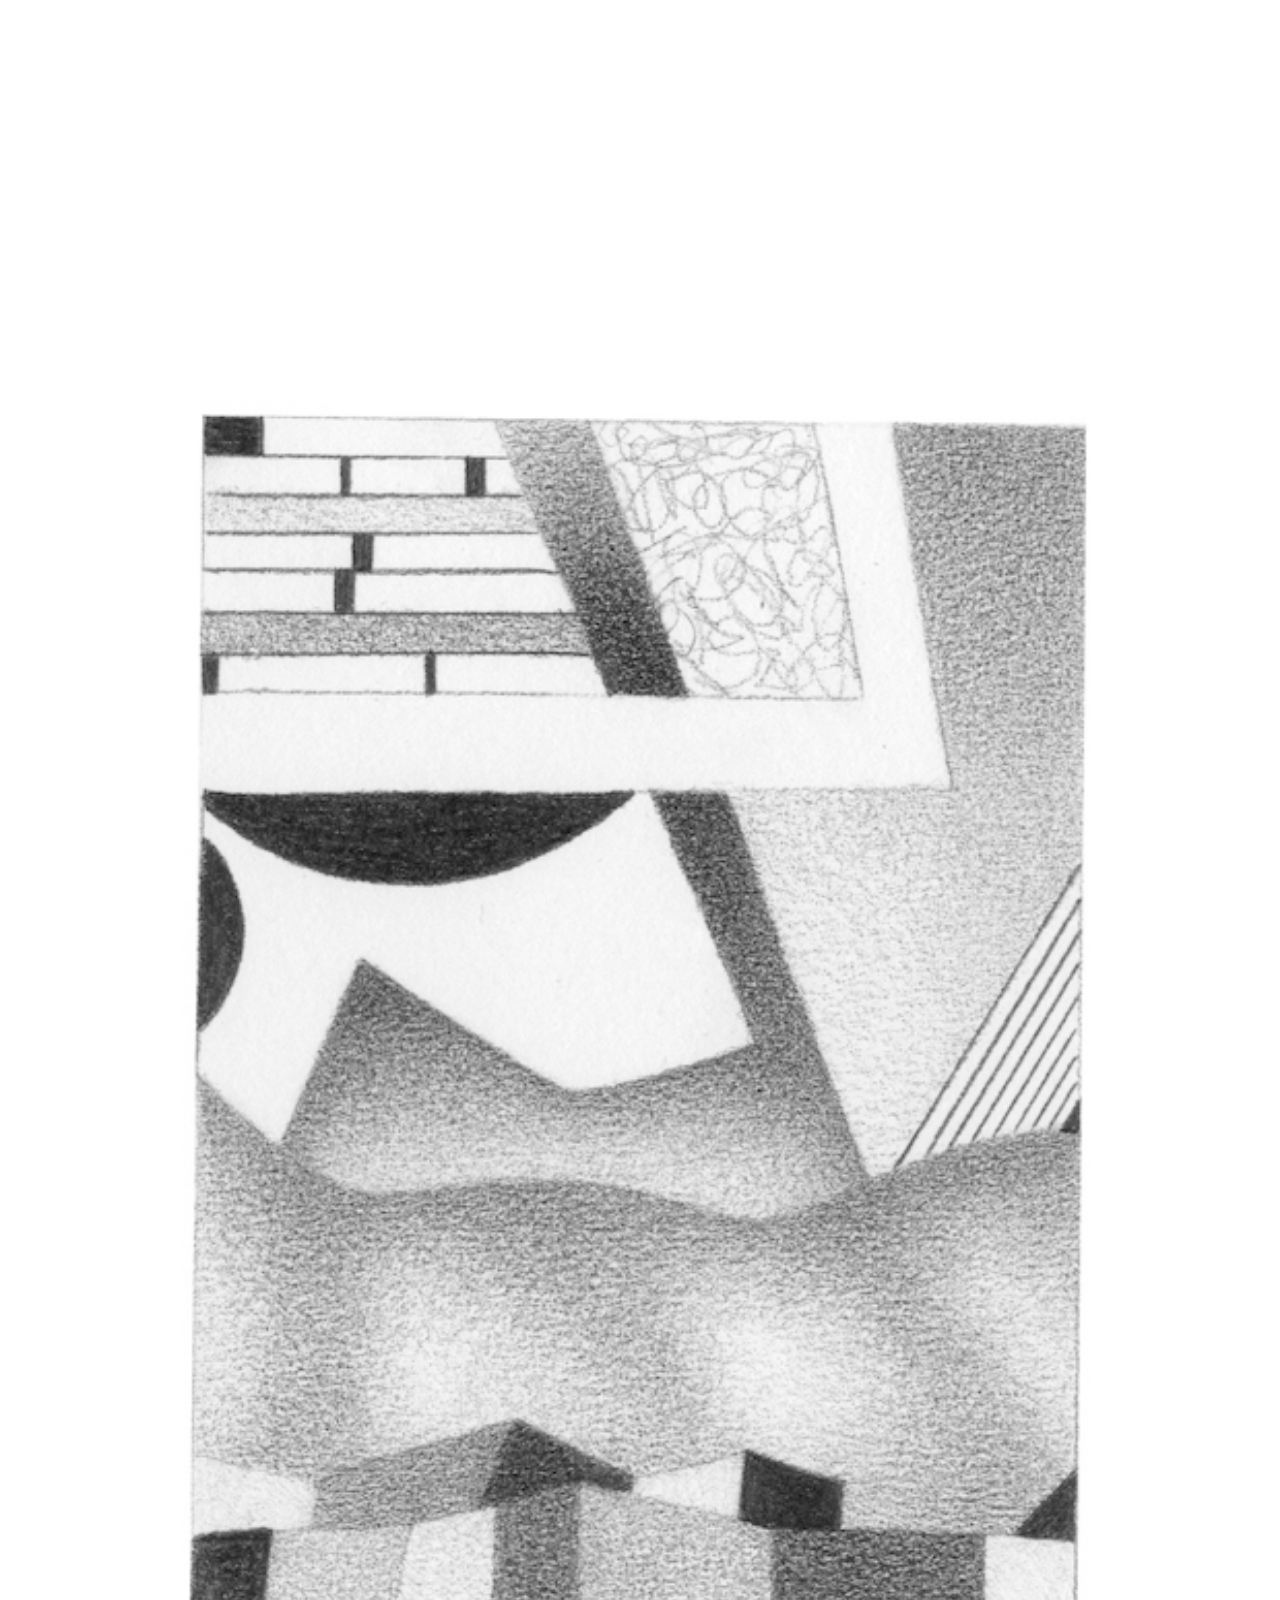
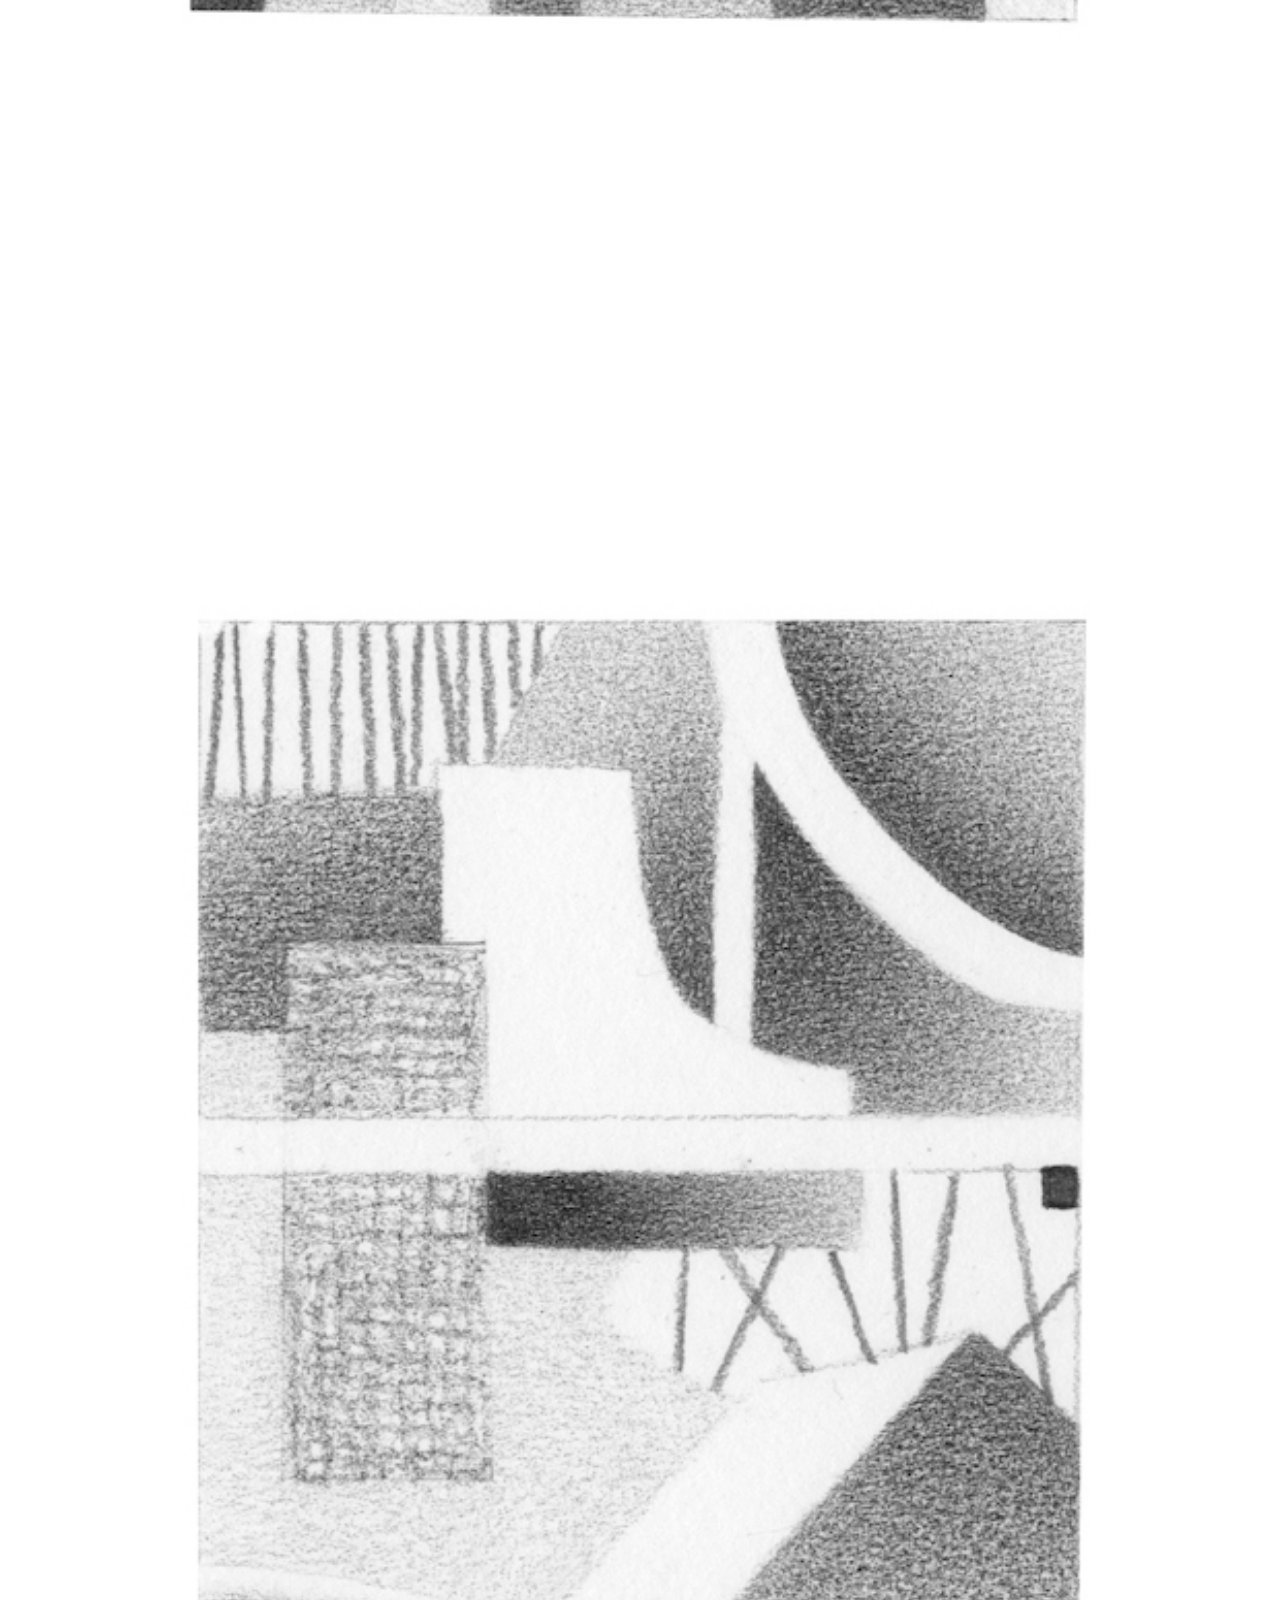
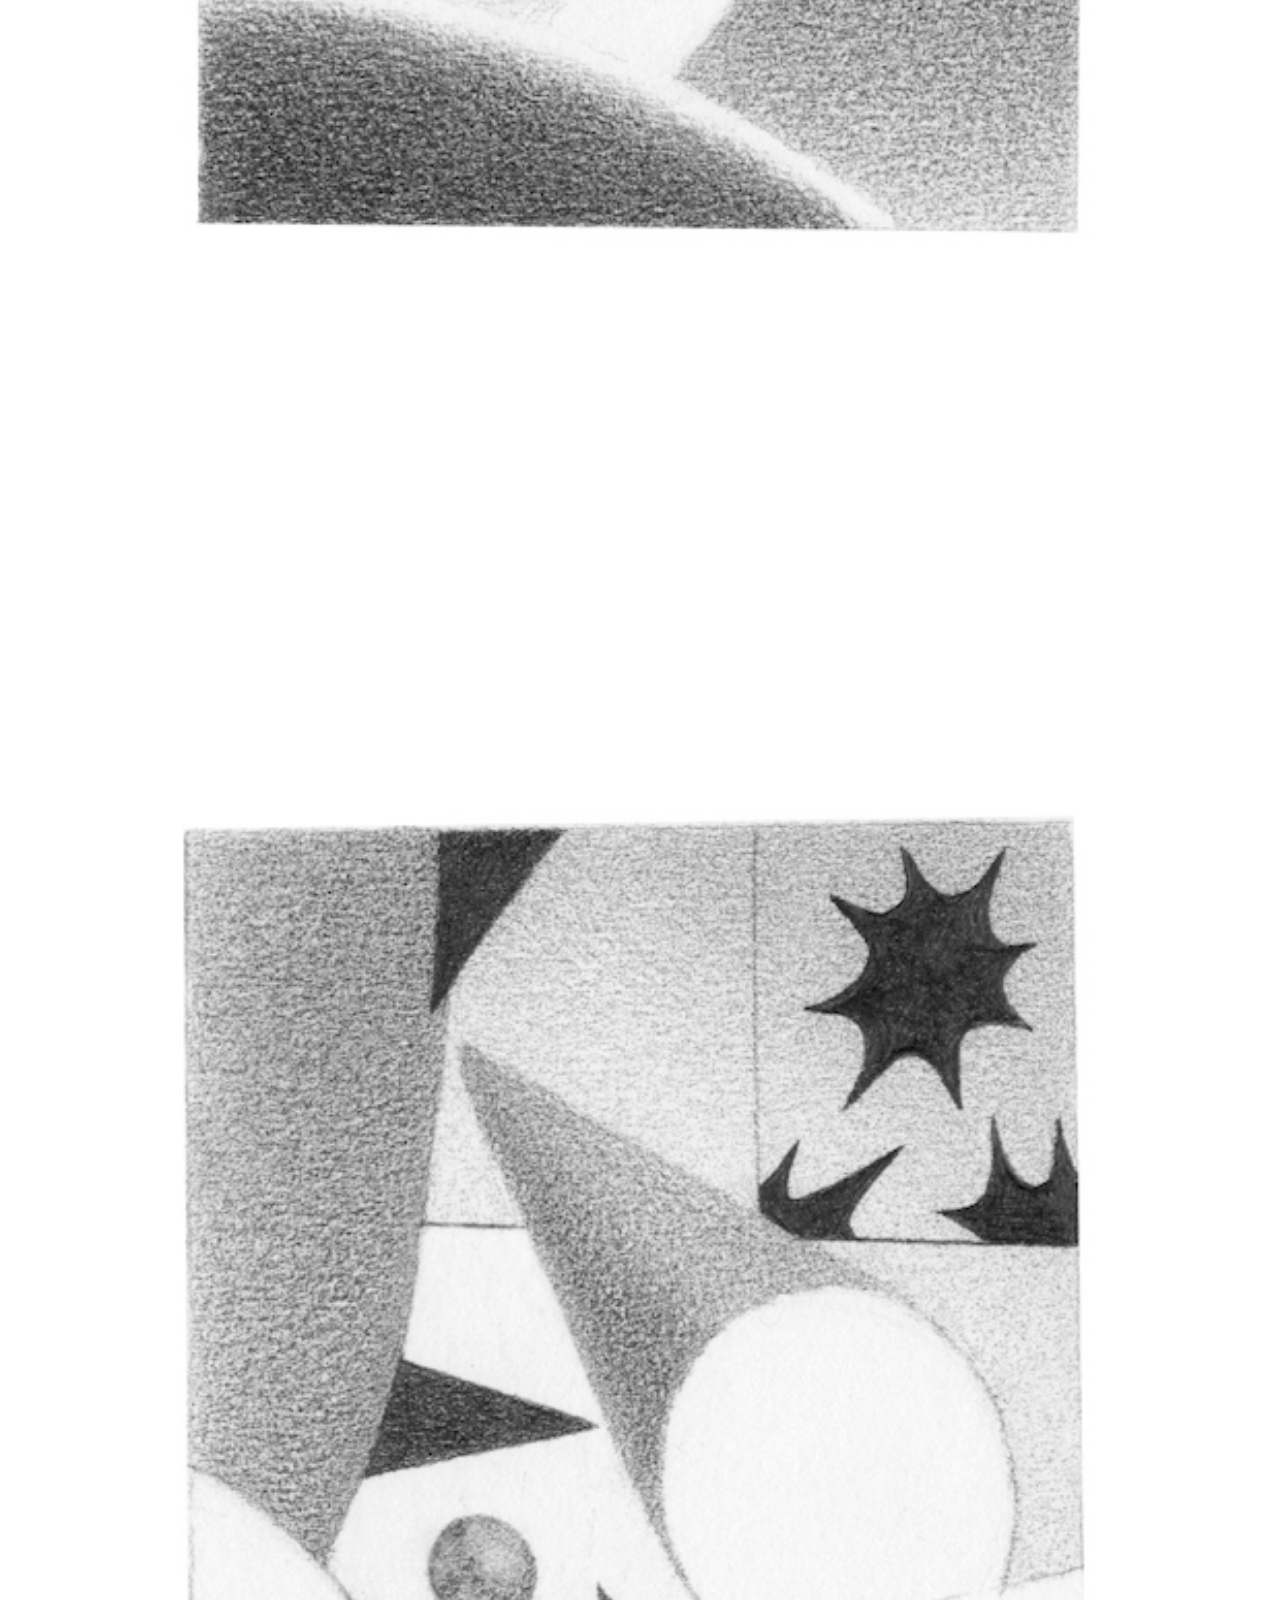
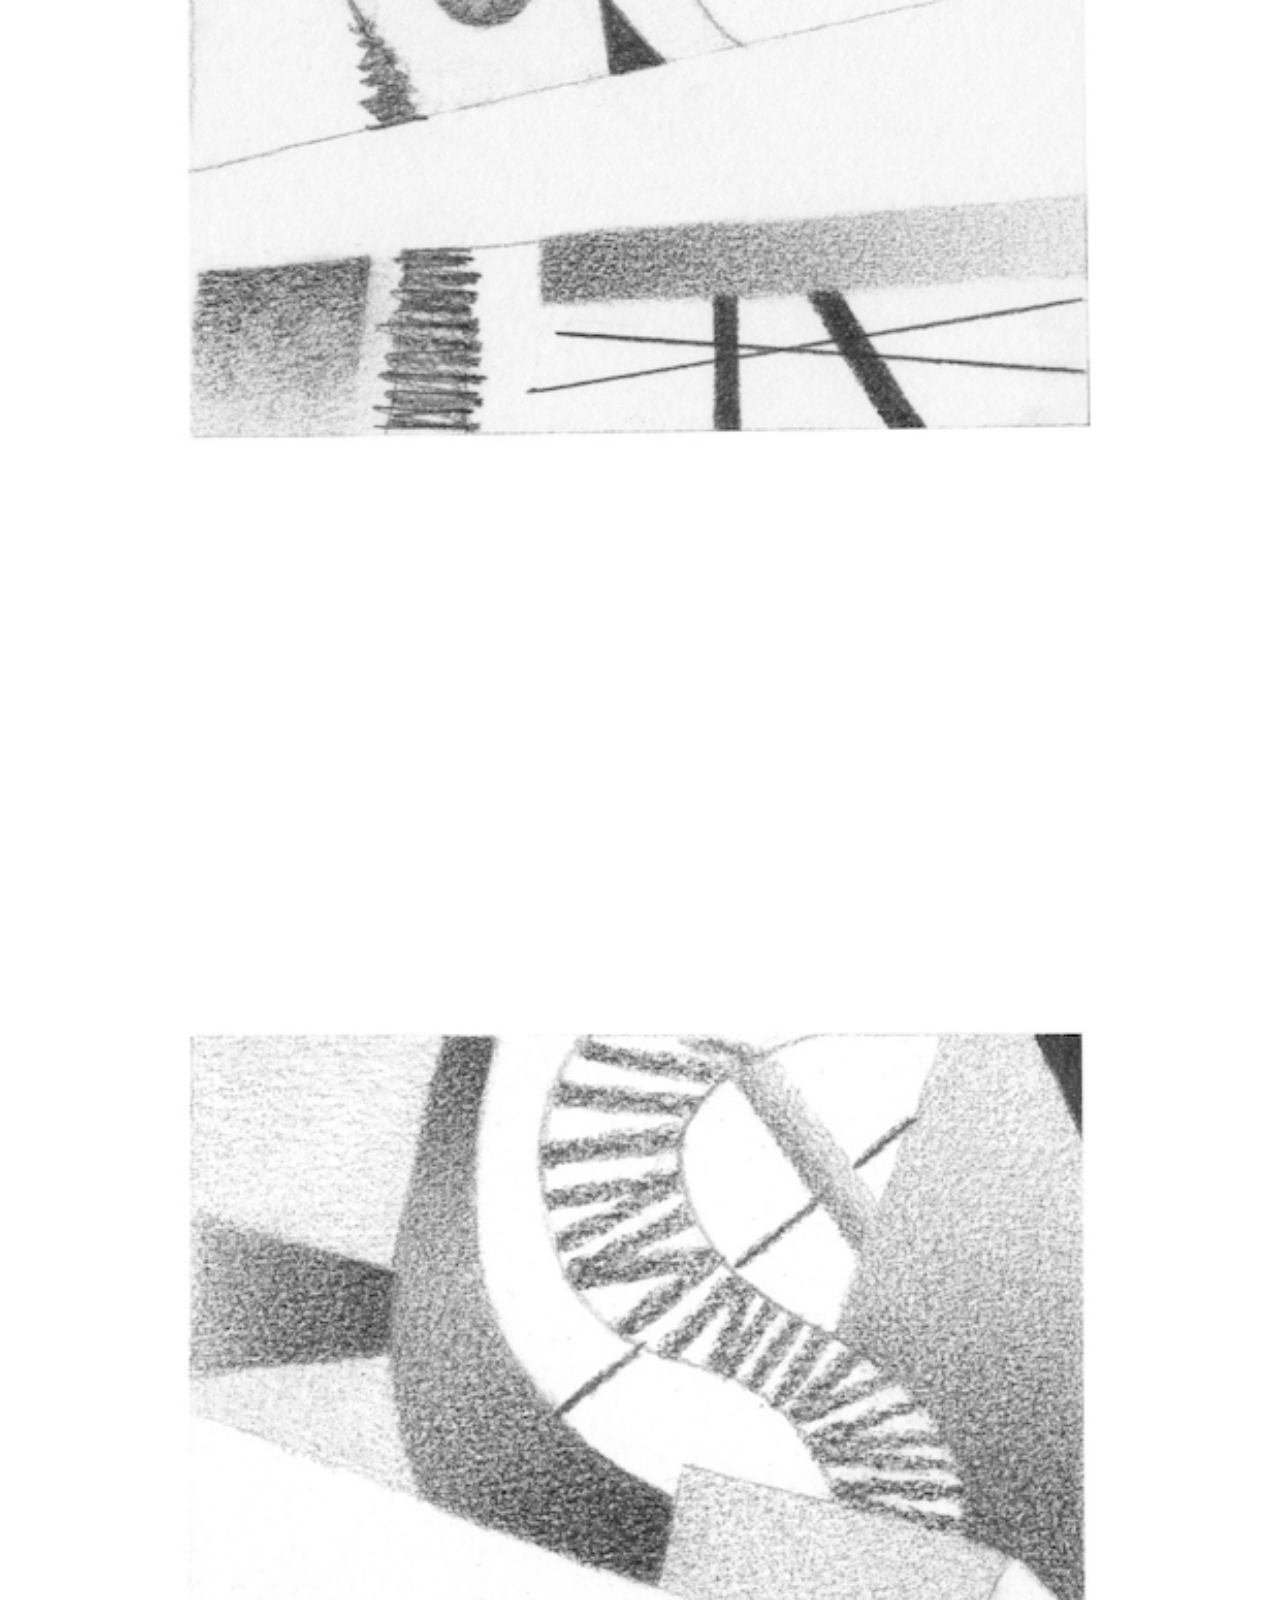
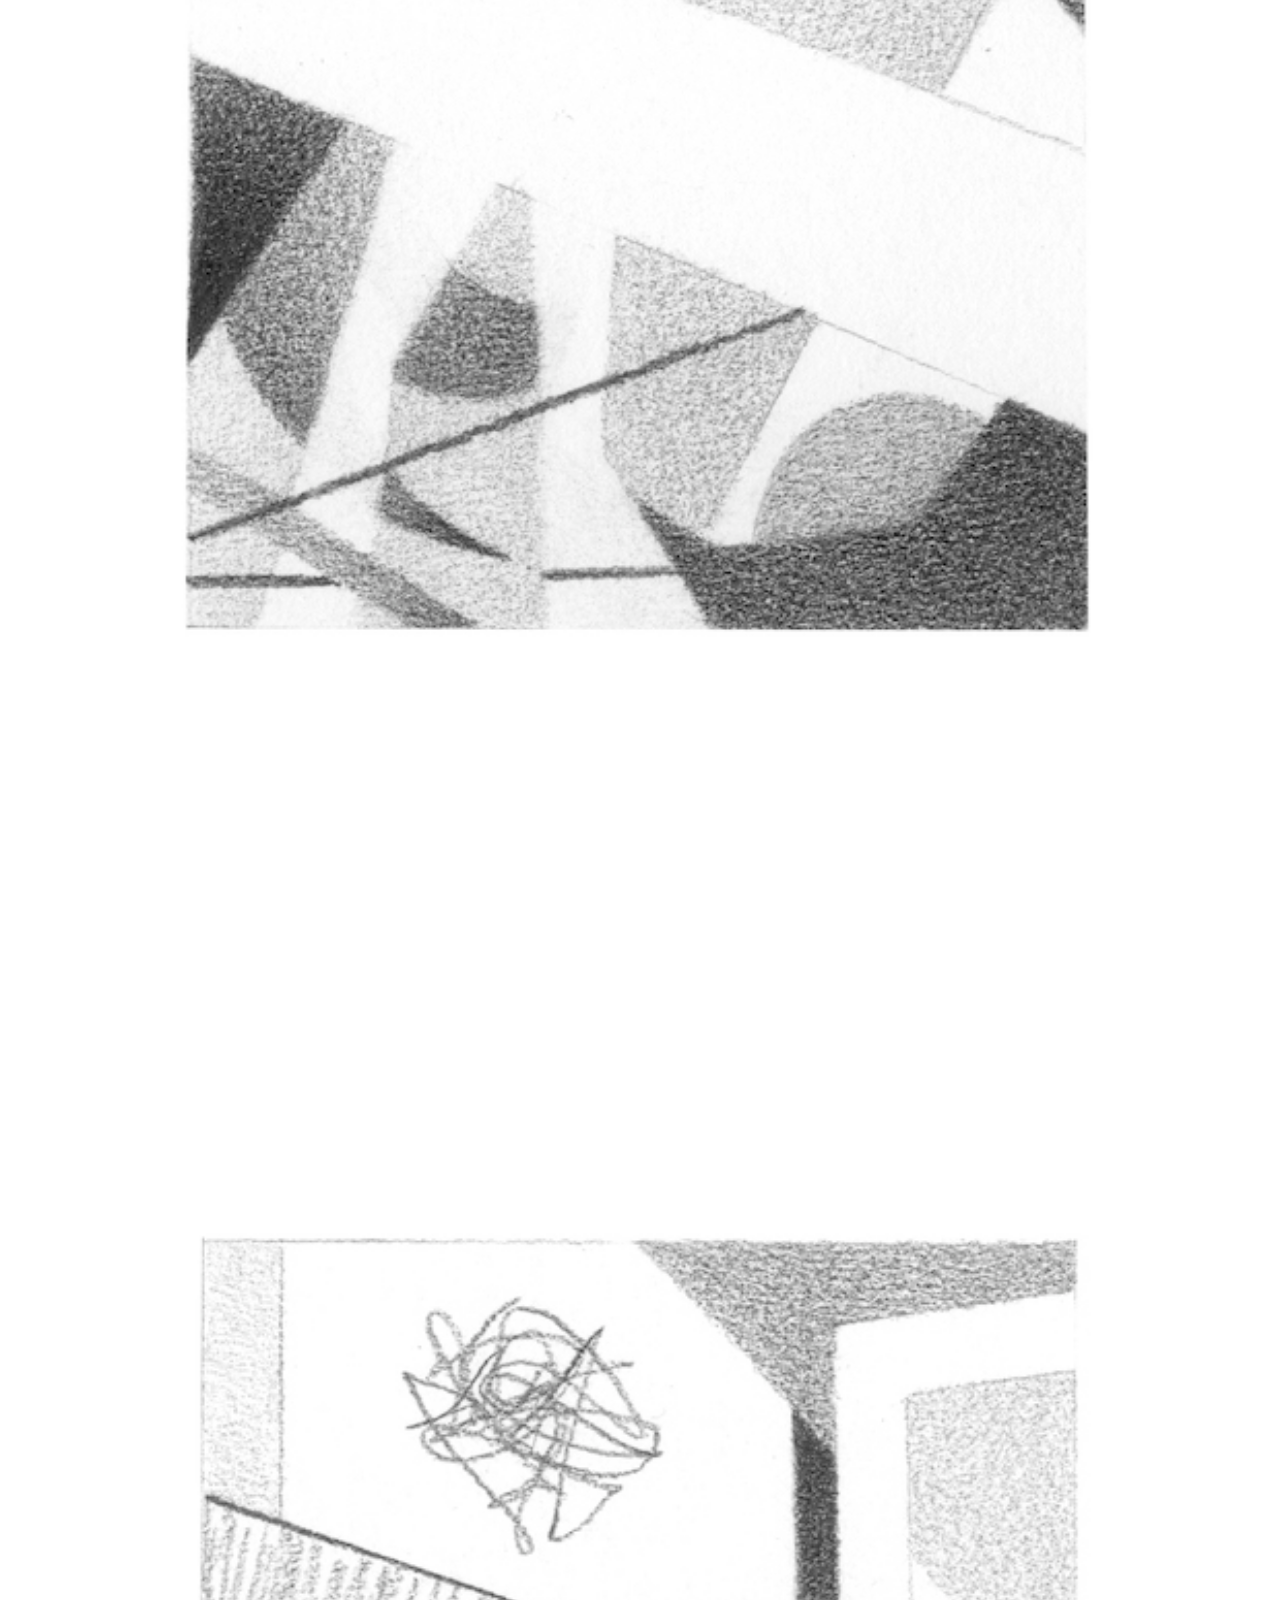
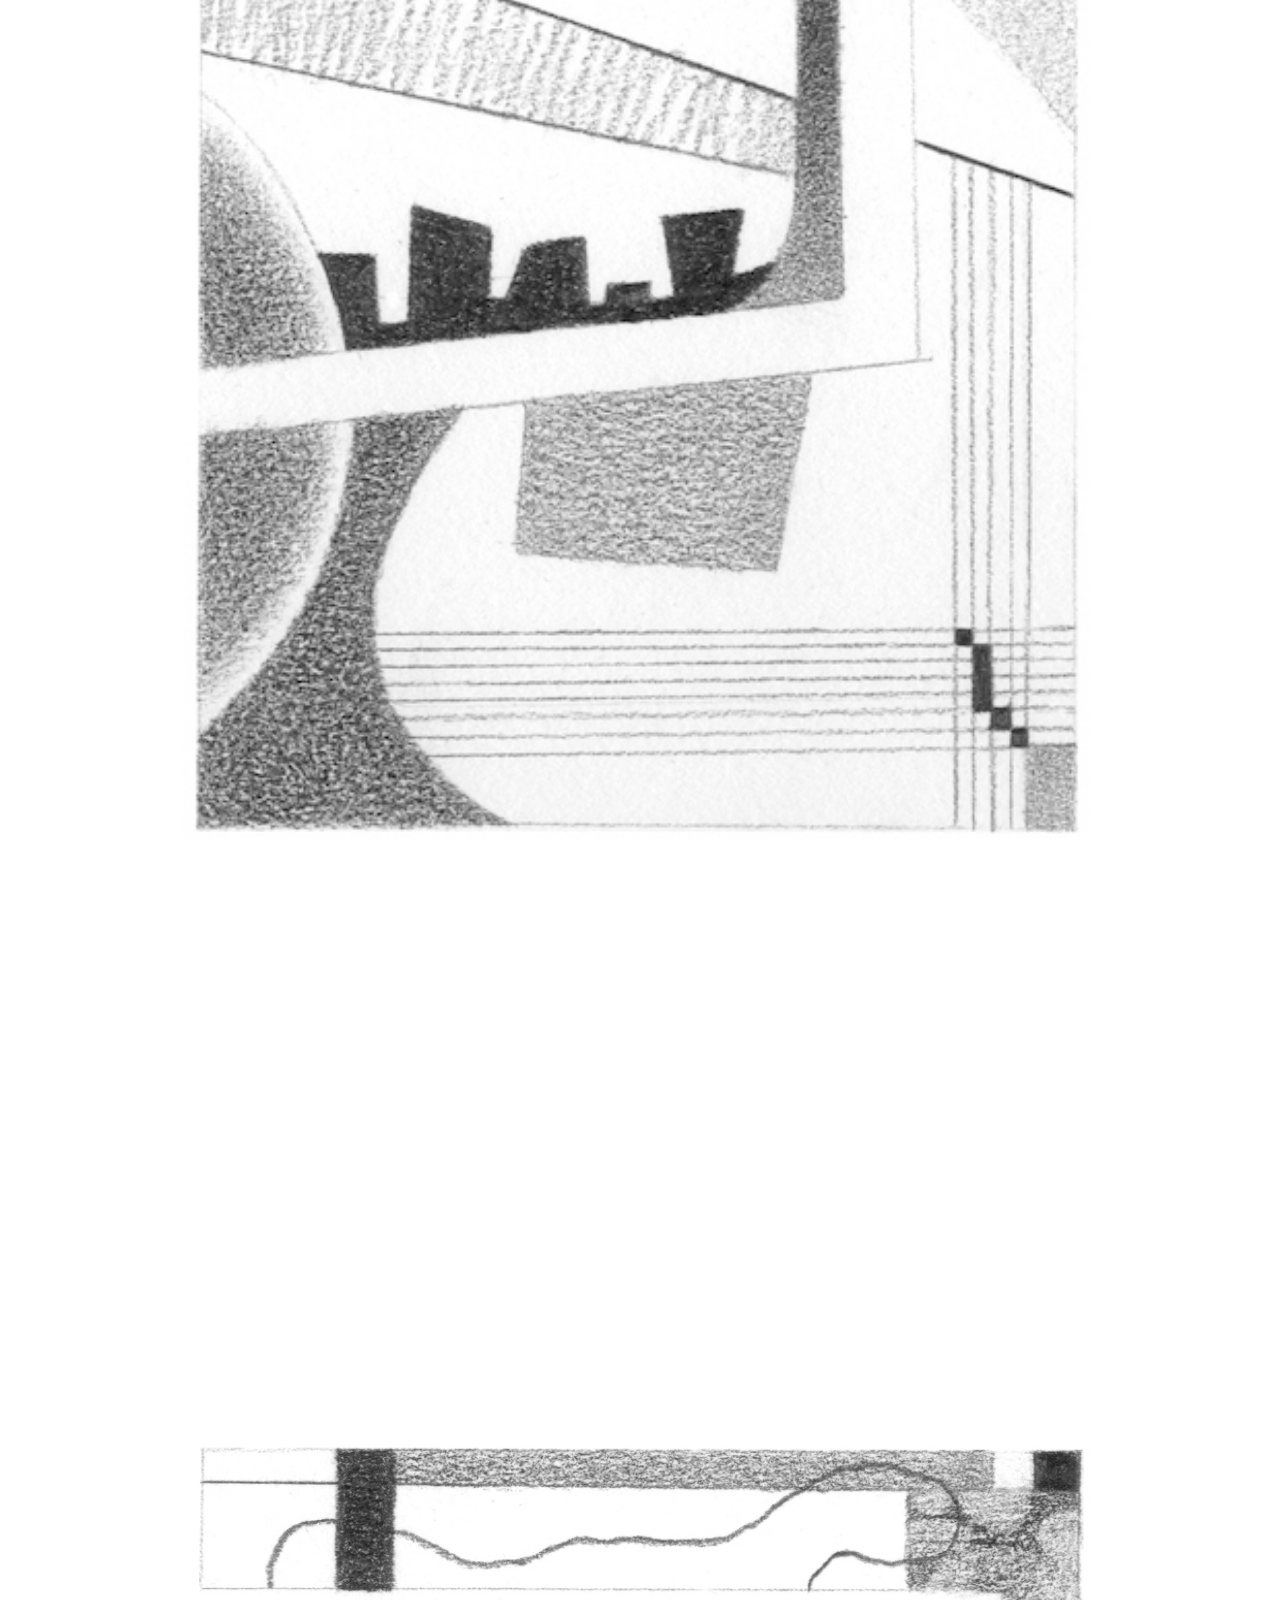
<file: pencil-compositions.html>
<!DOCTYPE html>
<html lang="en">

<head>

        <meta name="author" content="Josh Wayles" />
        <meta charset="UTF-8" />
        <meta name="viewport" content="width=device-width, initial-scale=1.0" />
        <meta name="description" content="Freelance illustrator Josh Wayles portfolio website">
        <meta name="keywords" content="Website, Portfolio, Games, Illustration">
        <title>Josh Wayles</title>

        <meta property="og:title" content="Josh Wayles" />
        <meta property="og:image" content="images/og_image.jpg" />
        <meta property="og:image:width" content="400" />
        <meta property="og:image:height" content="400" />
        <meta property="og:description" content="Freelance illustration" />
        <meta property="og:url" content="https://joshwayles.github.io." />
        <meta property="og:type" content="website" />

        <!--Google fonts Lato-->
        <link rel="preconnect" href="https://fonts.googleapis.com">
        <link rel="preconnect" href="https://fonts.gstatic.com" crossorigin>
        <link href="https://fonts.googleapis.com/css2?family=Lato:wght@300;400;700&display=swap" rel="stylesheet">

        <!--Google fonts Roboto-->
        <link rel="preconnect" href="https://fonts.googleapis.com">
        <link rel="preconnect" href="https://fonts.gstatic.com" crossorigin>
        <link href="https://fonts.googleapis.com/css2?family=Lato:wght@300;400;700&family=Roboto:ital,wght@0,100;0,300;0,400;0,500;0,700;0,900;1,100;1,300;1,400;1,500;1,700;1,900&display=swap"
                rel="stylesheet">

        <!--CSS-->
        <link rel="stylesheet" href="src/style.css" />

</head>

<body id="top">

        <!--TITLE AND NAV-->

        <nav class="nav" id="nav-menu">
                <ul>
                        <li><a href="index.html" aria-label="link to home">Home</a></li>
                        <li><a href="pencil-compositions.html" aria-label="link to pencil composition project"
                                        class="current-page">Pencil composition drawings</a></li>
                        <li><a href="cheap-biro.html" aria-label="link to cheap biro for procreate project">Cheap biro
                                        Procreate
                                        brush</a></li>
                        <li><a href="meowsteroids.html" aria-label="link to meowsteroids project">Meowsteroids</a></li>
                        <li><a href="about-contact.html" aria-label="link to about and contact information">About and
                                        contact</a>
                        </li>
                </ul>
                <img src="images/icon-close.png" class="icon icon-close" id="btn-close" onclick="navClose()">
        </nav>

        <img src="images/icon-burger.png" class="icon icon-burger" id="btn-burger" onclick="navOpen()">

        <div class="logo-container">
                <img src="images/icon-logo.png" class="logo">
        </div>

        <!--CONTENT-->

        <div class="img-container">
                <img src="images/composition/compositions_digital_zine_josh_wayles_1.jpg"
                        class="project-img project-img__portrait"
                        alt="number 1 in a series of abstract compositions drawn in pencil">
                <a href="#" aria-label="Scroll to image 1"></a>
                <img src="images/composition/compositions_digital_zine_josh_wayles_2.jpg"
                        class="project-img project-img__portrait"
                        alt="number 2 in a series of abstract compositions drawn in pencil">
                <a href="#" aria-label="Scroll to image 2"></a>
                <img src="images/composition/compositions_digital_zine_josh_wayles_3.jpg"
                        class="project-img project-img__portrait"
                        alt="number 3 in a series of abstract compositions drawn in pencil">
                <a href="#" aria-label="Scroll to image 3"></a>
                <img src="images/composition/compositions_digital_zine_josh_wayles_4.jpg"
                        class="project-img project-img__portrait"
                        alt="number 4 in a series of abstract compositions drawn in pencil">
                <a href="#" aria-label="Scroll to image 4"></a>
                <img src="images/composition/compositions_digital_zine_josh_wayles_5.jpg"
                        class="project-img project-img__portrait"
                        alt="number 5 in a series of abstract compositions drawn in pencil">
                <a href="#" aria-label="Scroll to image 5"></a>
                <img src="images/composition/compositions_digital_zine_josh_wayles_6.jpg"
                        class="project-img project-img__portrait"
                        alt="number 6 in a series of abstract compositions drawn in pencil">
                <a href="#" aria-label="Scroll to image 6"></a>
                <img src="images/composition/compositions_digital_zine_josh_wayles_7.jpg"
                        class="project-img project-img__portrait"
                        alt="number 7 in a series of abstract compositions drawn in pencil">
                <a href="#" aria-label="Scroll to image 7"></a>
                <img src="images/composition/compositions_digital_zine_josh_wayles_8.jpg"
                        class="project-img project-img__portrait"
                        alt="number 8 in a series of abstract compositions drawn in pencil">
                <a href="#" aria-label="Scroll to image 8"></a>
                <img src="images/composition/compositions_digital_zine_josh_wayles_9.jpg"
                        class="project-img project-img__portrait"
                        alt="number 9 in a series of abstract compositions drawn in pencil">
                <a href="#" aria-label="Scroll to image 9"></a>
                <img src="images/composition/compositions_digital_zine_josh_wayles_10.jpg"
                        class="project-img project-img__portrait"
                        alt="number 10 in a series of abstract compositions drawn in pencil">
                <a href="#" aria-label="Scroll to image 10"></a>
                <img src="images/composition/compositions_digital_zine_josh_wayles_11.jpg"
                        class="project-img project-img__portrait"
                        alt="number 11 in a series of abstract compositions drawn in pencil">
                <a href="#" aria-label="Scroll to image 11"></a>
                <img src="images/composition/compositions_digital_zine_josh_wayles_12.jpg"
                        class="project-img project-img__portrait"
                        alt="number 12 in a series of abstract compositions drawn in pencil">
                <a href="#" aria-label="Scroll to image 12"></a>
        </div>
        <div class="text-container">
                <h1>Pencil composition drawings</h1>
                <p>These drawings started as a way to practice creating areas of value and different textures with
                        pencil.
                        I made them in my spare time over 2 weeks. Altogether I spent roughly
                        37 hours and 45 minutes on them (on average about 3 hours 15 minutes each). I also used about
                        4cm of a
                        Faber-Castell 2B pencil (about 41p worth) and 8 pieces of Daler Rowney fine grain drawing paper
                        (£1.48). A digital zine of these drawings is <a class="external-link"
                                href="https://ko-fi.com/joshwayles/shop" aria-label="link to my Kofi shop">available
                                through my Kofi</a>.</p>
                <a href="#" aria-label="Scroll to text"></a>
        </div>

        <div class="top-container">
                <a href="#top" aria-label="scroll to top of page">
                        <img src="images/icon-top.PNG" class="icon icon-top">
                </a>
        </div>

        <footer>
                <p class="footer-p">&#xa9; Josh Wayles 2025</p>
        </footer>

        <script src="src/script.js"></script>

</body>

</html>
</file>
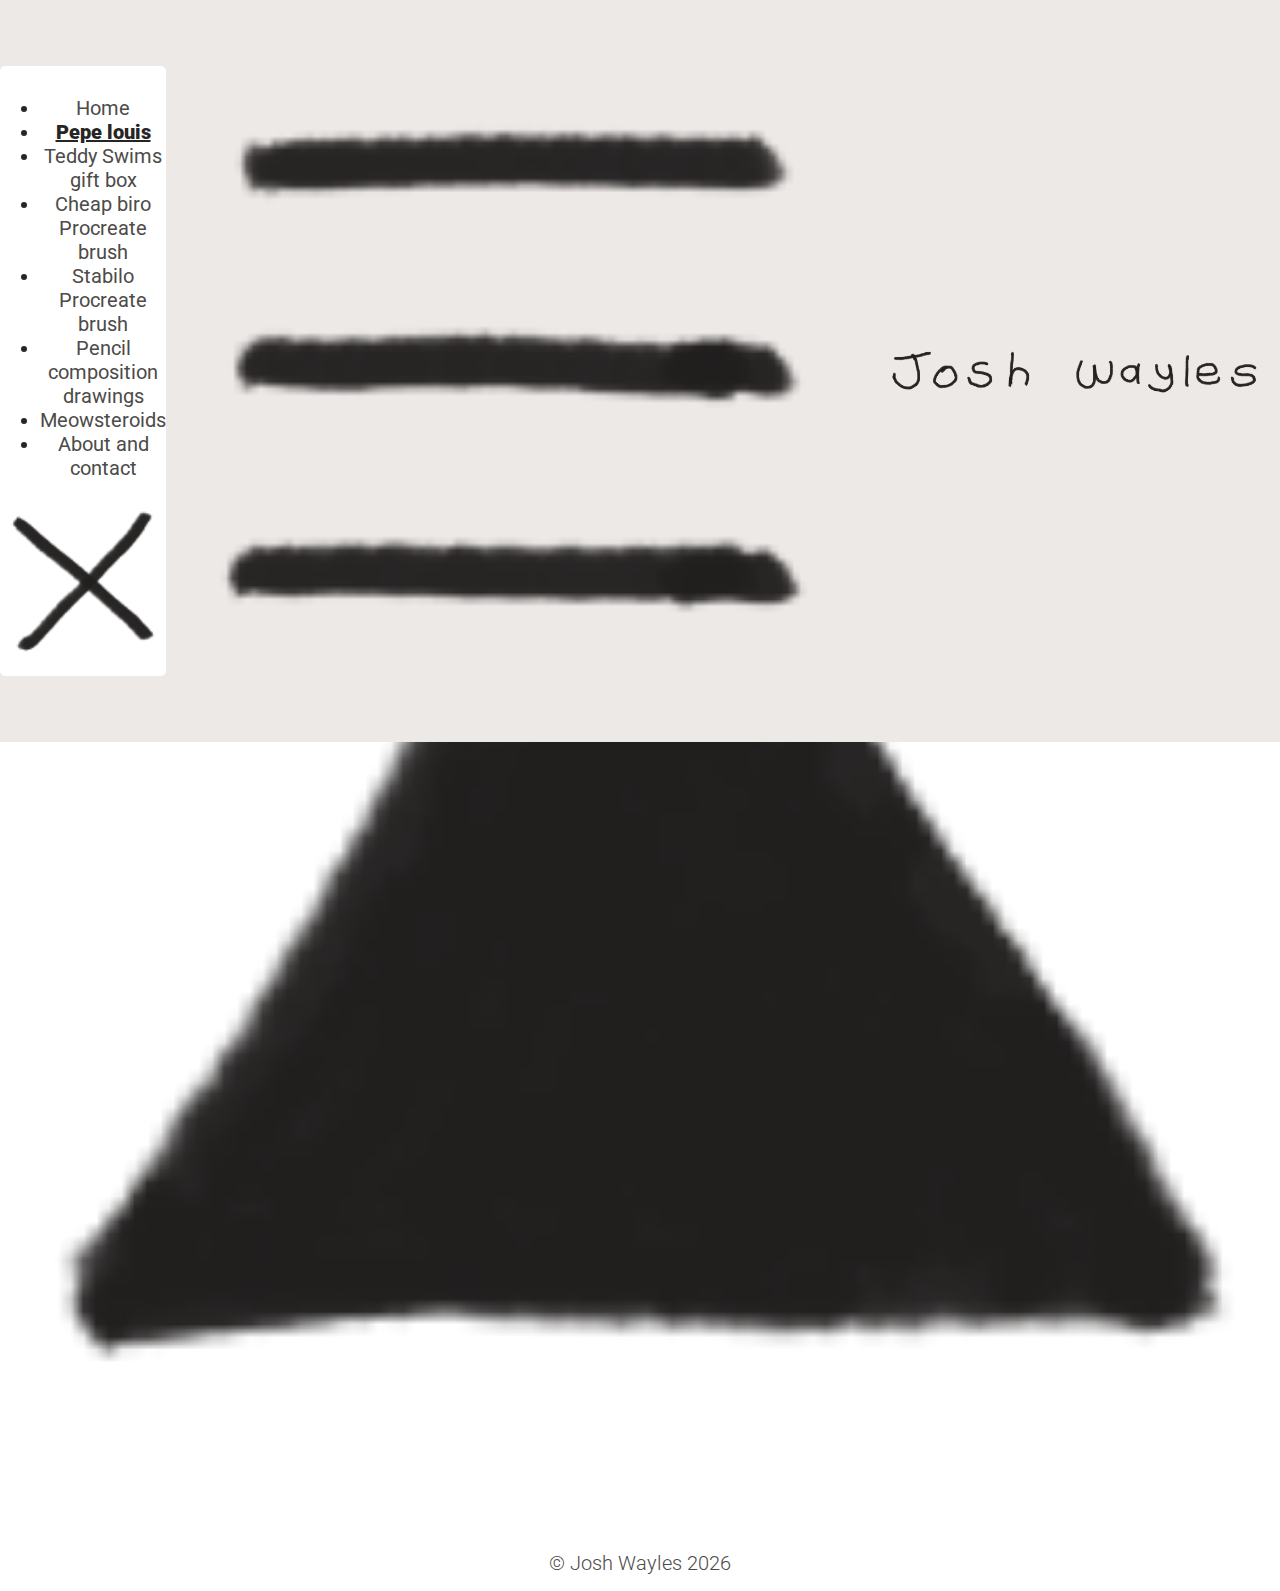
<file: pepe.html>
<!DOCTYPE html>
<html lang="en">

<head>

    <meta name="author" content="Josh Wayles" />
    <meta charset="UTF-8" />
    <meta name="viewport" content="width=device-width, initial-scale=1.0" />
    <meta name="description" content="Freelance illustrator Josh Wayles portfolio website">
    <meta name="keywords" content="Website, Portfolio, Games, Illustration">
    <title>Josh Wayles</title>

    <meta property="og:title" content="Josh Wayles" />
    <meta property="og:image" content="images/og-image.jpg" />
    <meta property="og:image:width" content="200" />
    <meta property="og:image:height" content="200" />
    <meta property="og:description" content="Freelance illustration" />
    <meta property="og:url" content="https://joshwayles.github.io." />
    <meta property="og:type" content="website" />

    <!--Google fonts Lato-->
    <link rel="preconnect" href="https://fonts.googleapis.com">
    <link rel="preconnect" href="https://fonts.gstatic.com" crossorigin>
    <link href="https://fonts.googleapis.com/css2?family=Lato:wght@300;400;700&display=swap" rel="stylesheet">

    <!--Google fonts Roboto-->
    <link rel="preconnect" href="https://fonts.googleapis.com">
    <link rel="preconnect" href="https://fonts.gstatic.com" crossorigin>
    <link
        href="https://fonts.googleapis.com/css2?family=Lato:wght@300;400;700&family=Roboto:ital,wght@0,100;0,300;0,400;0,500;0,700;0,900;1,100;1,300;1,400;1,500;1,700;1,900&display=swap"
        rel="stylesheet">

    <!--CSS-->
    <link rel="stylesheet" href="src/style.css" />

</head>

<body>

    <!--TITLE AND NAV-->

    <header>

        <nav class="nav" id="nav-menu">
            <ul>
                <li><a href="index.html" aria-label="link to home">Home</a></li>
                <li><a href="pepe.html" aria-label="link to pepe louis project" class="current-page">Pepe louis</a></li>
                <li><a href="teddy-swims.html" aria-label="link to cheap biro for teddy swims project">Teddy Swims gift
                        box</a></li>
                <li><a href="cheap-biro.html" aria-label="link to cheap biro for procreate project">Cheap biro Procreate
                        brush</a></li>
                <li><a href="stabilo.html" aria-label="link to stabilo for procreate project">Stabilo Procreate
                        brush</a></li>
                <li><a href="pencil-compositions.html" aria-label="link to pencil composition project">Pencil
                        composition
                        drawings</a></li>
                <li><a href="meowsteroids.html" aria-label="link to meowsteroids project">Meowsteroids</a></li>
                <li><a href="about-contact.html" aria-label="link to about and contact information">About and
                        contact</a>
                </li>
            </ul>
            <img src="images/icon-close.png" class="icon icon-close" id="btn-close" onclick="navClose()"
                alt="Close button">
        </nav>

        <img src="images/icon-burger.png" class="icon icon-burger" id="btn-burger" onclick="navOpen()"
            alt="Burger menu button">

        <div class="logo-container">
            <img src="images/icon-logo.png" class="logo" alt="Page logo">
        </div>

    </header>

    <!--CONTENT-->

    <div class="music-container" role="Project audio content">
        <iframe class="music-pepe"
            src="https://bandcamp.com/EmbeddedPlayer/track=3316683134/size=large/bgcol=ffffff/linkcol=0687f5/tracklist=false/transparent=true/"
            seamless><a href="https://joshwayles.bandcamp.com/track/pepe-louis-is-a-rat-bastard">Pepe Louis is a rat
                bastard by Josh Wayles</a></iframe>
    </div>
    <div class="text-container" role="Project text content">
        <h1>Pepe Louis is a rat bastard</h1>
        <p>A song made primarily from two samples I recorded in my Spanish class from a video exploring how using
            preterito imperfecto and preterito indefinido alters a story. The titular Pepe Louis cheats on his
            girlfriend.</p>
    </div>

    <div class="top-container" role="Area for button to return to the top of the page">
        <a href="#" aria-label="scroll to top of page">
            <img src="images/icon-top.png" class="icon icon-top" alt="Back to top arrow">
        </a>
    </div>

    <footer>
        <p class="footer-p">&#xa9; Josh Wayles 2026</p>
    </footer>

    <script src="src/script.js"></script>

</body>

</html>
</file>
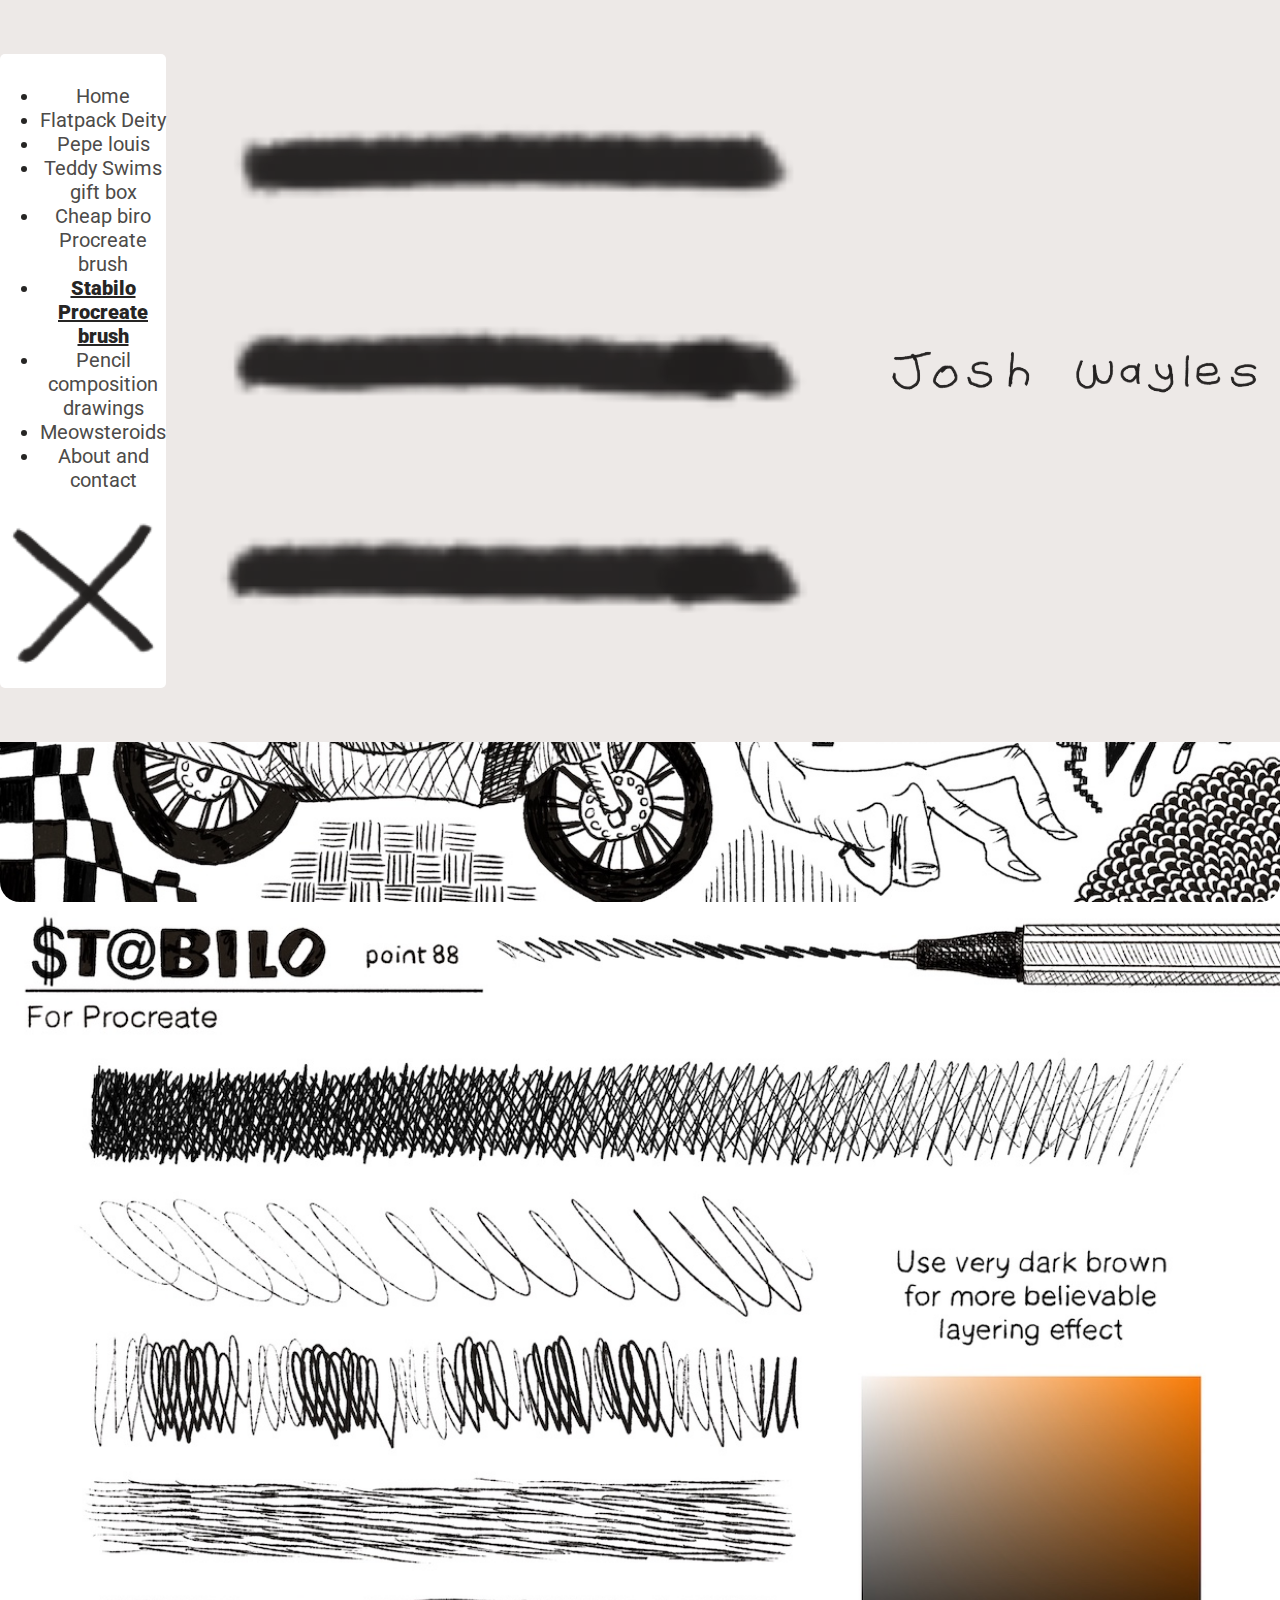
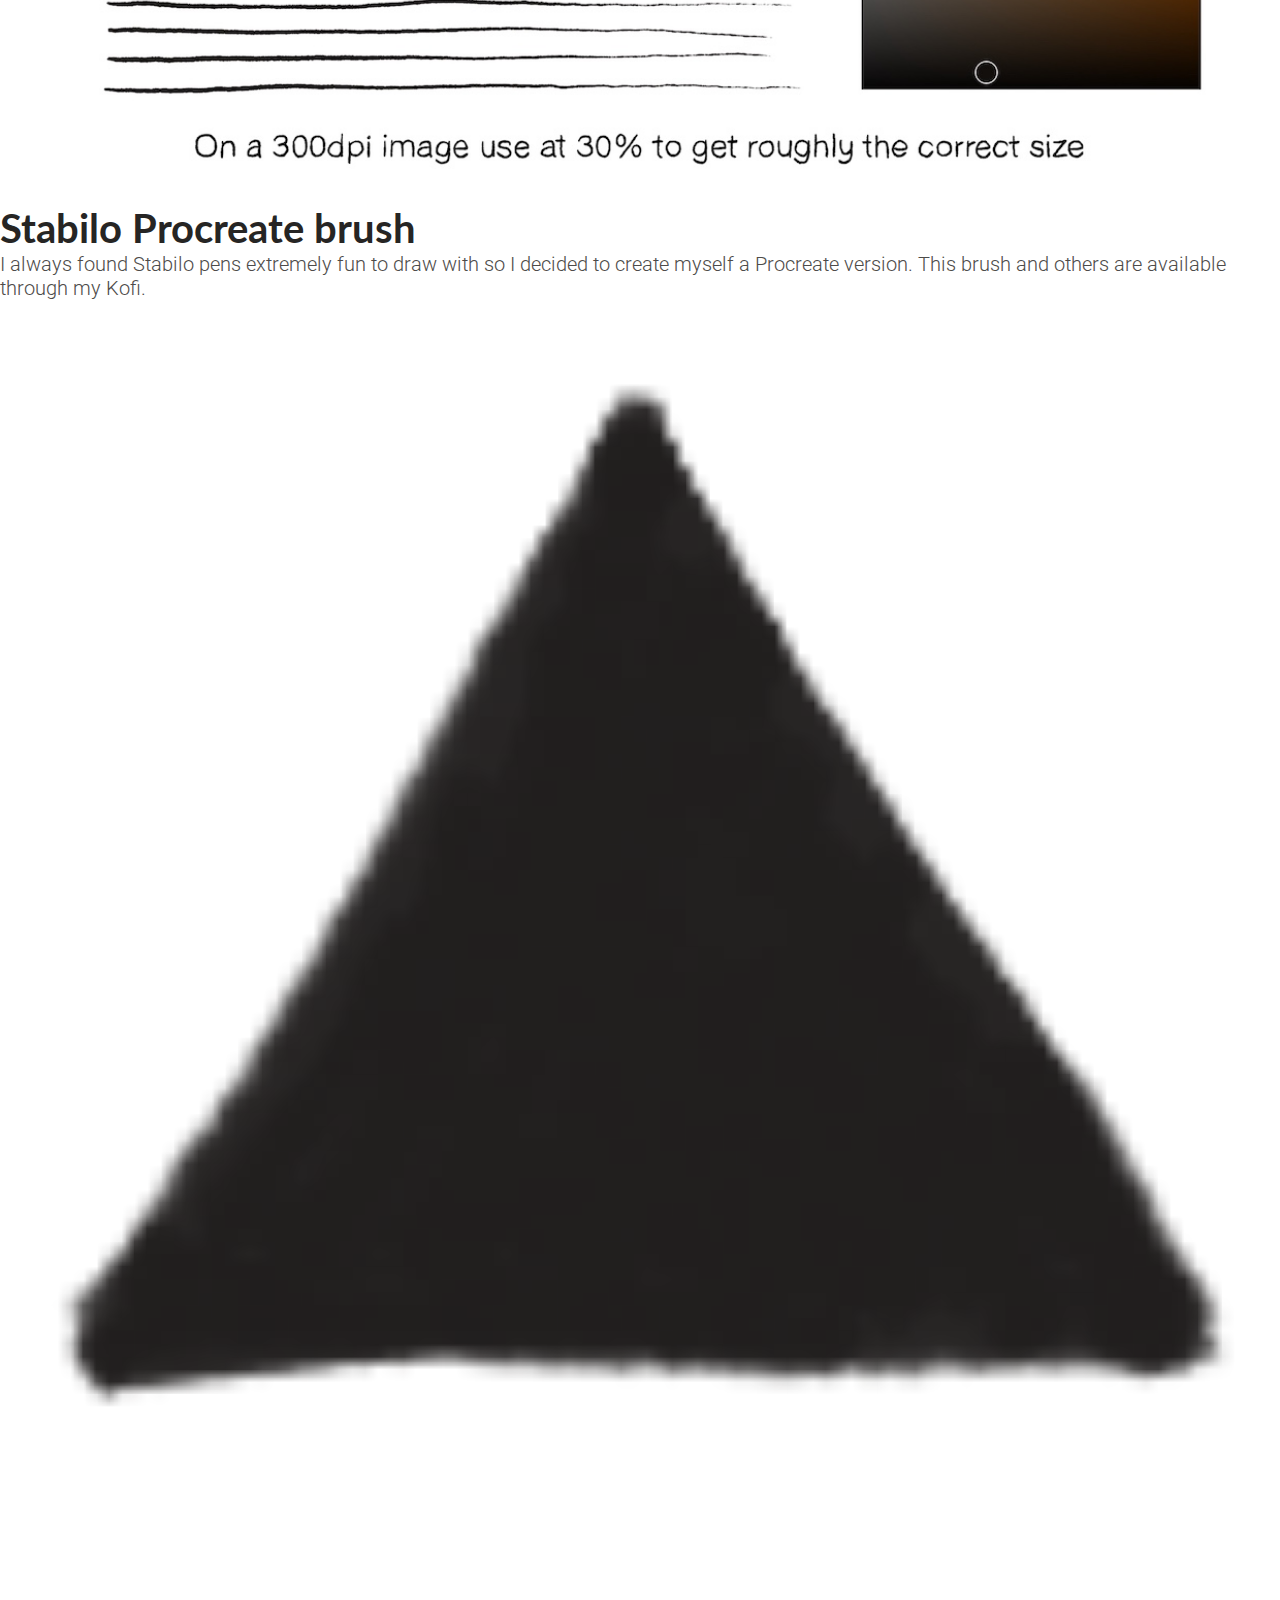
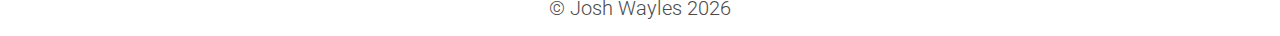
<file: stabilo.html>
<!DOCTYPE html>
<html lang="en">

<head>

    <meta name="author" content="Josh Wayles" />
    <meta charset="UTF-8" />
    <meta name="viewport" content="width=device-width, initial-scale=1.0" />
    <meta name="description" content="Freelance illustrator Josh Wayles portfolio website">
    <meta name="keywords" content="Website, Portfolio, Games, Illustration">
    <title>Josh Wayles</title>

    <meta property="og:title" content="Josh Wayles" />
    <meta property="og:image" content="images/og-image.jpg" />
    <meta property="og:image:width" content="200" />
    <meta property="og:image:height" content="200" />
    <meta property="og:description" content="Freelance illustration" />
    <meta property="og:url" content="https://joshwayles.github.io." />
    <meta property="og:type" content="website" />

    <!--Google fonts Lato-->
    <link rel="preconnect" href="https://fonts.googleapis.com">
    <link rel="preconnect" href="https://fonts.gstatic.com" crossorigin>
    <link href="https://fonts.googleapis.com/css2?family=Lato:wght@300;400;700&display=swap" rel="stylesheet">

    <!--Google fonts Roboto-->
    <link rel="preconnect" href="https://fonts.googleapis.com">
    <link rel="preconnect" href="https://fonts.gstatic.com" crossorigin>
    <link
        href="https://fonts.googleapis.com/css2?family=Lato:wght@300;400;700&family=Roboto:ital,wght@0,100;0,300;0,400;0,500;0,700;0,900;1,100;1,300;1,400;1,500;1,700;1,900&display=swap"
        rel="stylesheet">

    <!--CSS-->
    <link rel="stylesheet" href="src/style.css" />

</head>

<body>

    <!--TITLE AND NAV-->

    <header>

        <nav class="nav" id="nav-menu">
            <ul>
                <li><a href="index.html" aria-label="link to home">Home</a></li>
                <li><a href="flatpack.html" aria-label="link to flatpack deity project">Flatpack Deity</a></li>
                <li><a href="pepe.html" aria-label="link to pepe louis project">Pepe louis</a></li>
                <li><a href="teddy-swims.html" aria-label="link to cheap biro for teddy swims project">Teddy Swims gift
                        box</a></li>
                <li><a href="cheap-biro.html" aria-label="link to cheap biro for procreate project">Cheap biro Procreate
                        brush</a></li>
                <li><a href="stabilo.html" aria-label="link to stabilo for procreate project"
                        class="current-page">Stabilo Procreate brush</a></li>
                <li><a href="pencil-compositions.html" aria-label="link to pencil composition project">Pencil
                        composition
                        drawings</a></li>
                <li><a href="meowsteroids.html" aria-label="link to meowsteroids project">Meowsteroids</a></li>
                <li><a href="about-contact.html" aria-label="link to about and contact information">About and
                        contact</a>
                </li>
            </ul>
            <img src="images/icon-close.png" class="icon icon-close" id="btn-close" onclick="navClose()"
                alt="Close button">
        </nav>

        <img src="images/icon-burger.png" class="icon icon-burger" id="btn-burger" onclick="navOpen()"
            alt="Burger menu button">

        <div class="logo-container">
            <img src="images/icon-logo.png" class="logo" alt="Page logo">
        </div>

    </header>

    <!--CONTENT-->

    <div class="img-container" role="Project visual content">
        <a href="#" aria-label="Scroll to image 1" class="tab-scroll">
            <img src="images/stabilo/stabilo_point_88_illustration_demo_josh_wayles_1.jpg"
                class="project-img project-img__landscape"
                alt="Various crude drawings made with a procreate brush I created to emulate a stabilo pen, the predominant elements are a scooter bottom left and a panther on the right">
        </a>
        <a href="#" aria-label="Scroll to image 2" class="tab-scroll">
            <img src="images/stabilo/stabilo_point_88_illustration_demo_josh_wayles_2.jpg"
                class="project-img project-img__landscape"
                alt="An image illustrating the mark making possibilities of a procreate brush i created that was designed to emulate a stabilo pen">
        </a>
    </div>

    <div class="text-container" role="Project text content">
        <h1>Stabilo Procreate brush</h1>
        <p>I always found Stabilo pens extremely fun to draw with so I decided to create myself a Procreate version.
            This brush and others are <a class="external-link" href="https://ko-fi.com/joshwayles/shop"
                aria-label="link to my Kofi shop">available through my Kofi</a>.</p>
        <a href="#" aria-label="Scroll to text"></a>
    </div>

    <div class="top-container" role="Area for button to return to the top of the page">
        <a href="#" aria-label="scroll to top of page">
            <img src="images/icon-top.png" class="icon icon-top" alt="Back to top arrow">
        </a>
    </div>

    <footer>
        <p class="footer-p">&#xa9; Josh Wayles 2026</p>
    </footer>

    <script src="src/script.js"></script>

</body>

</html>
</file>
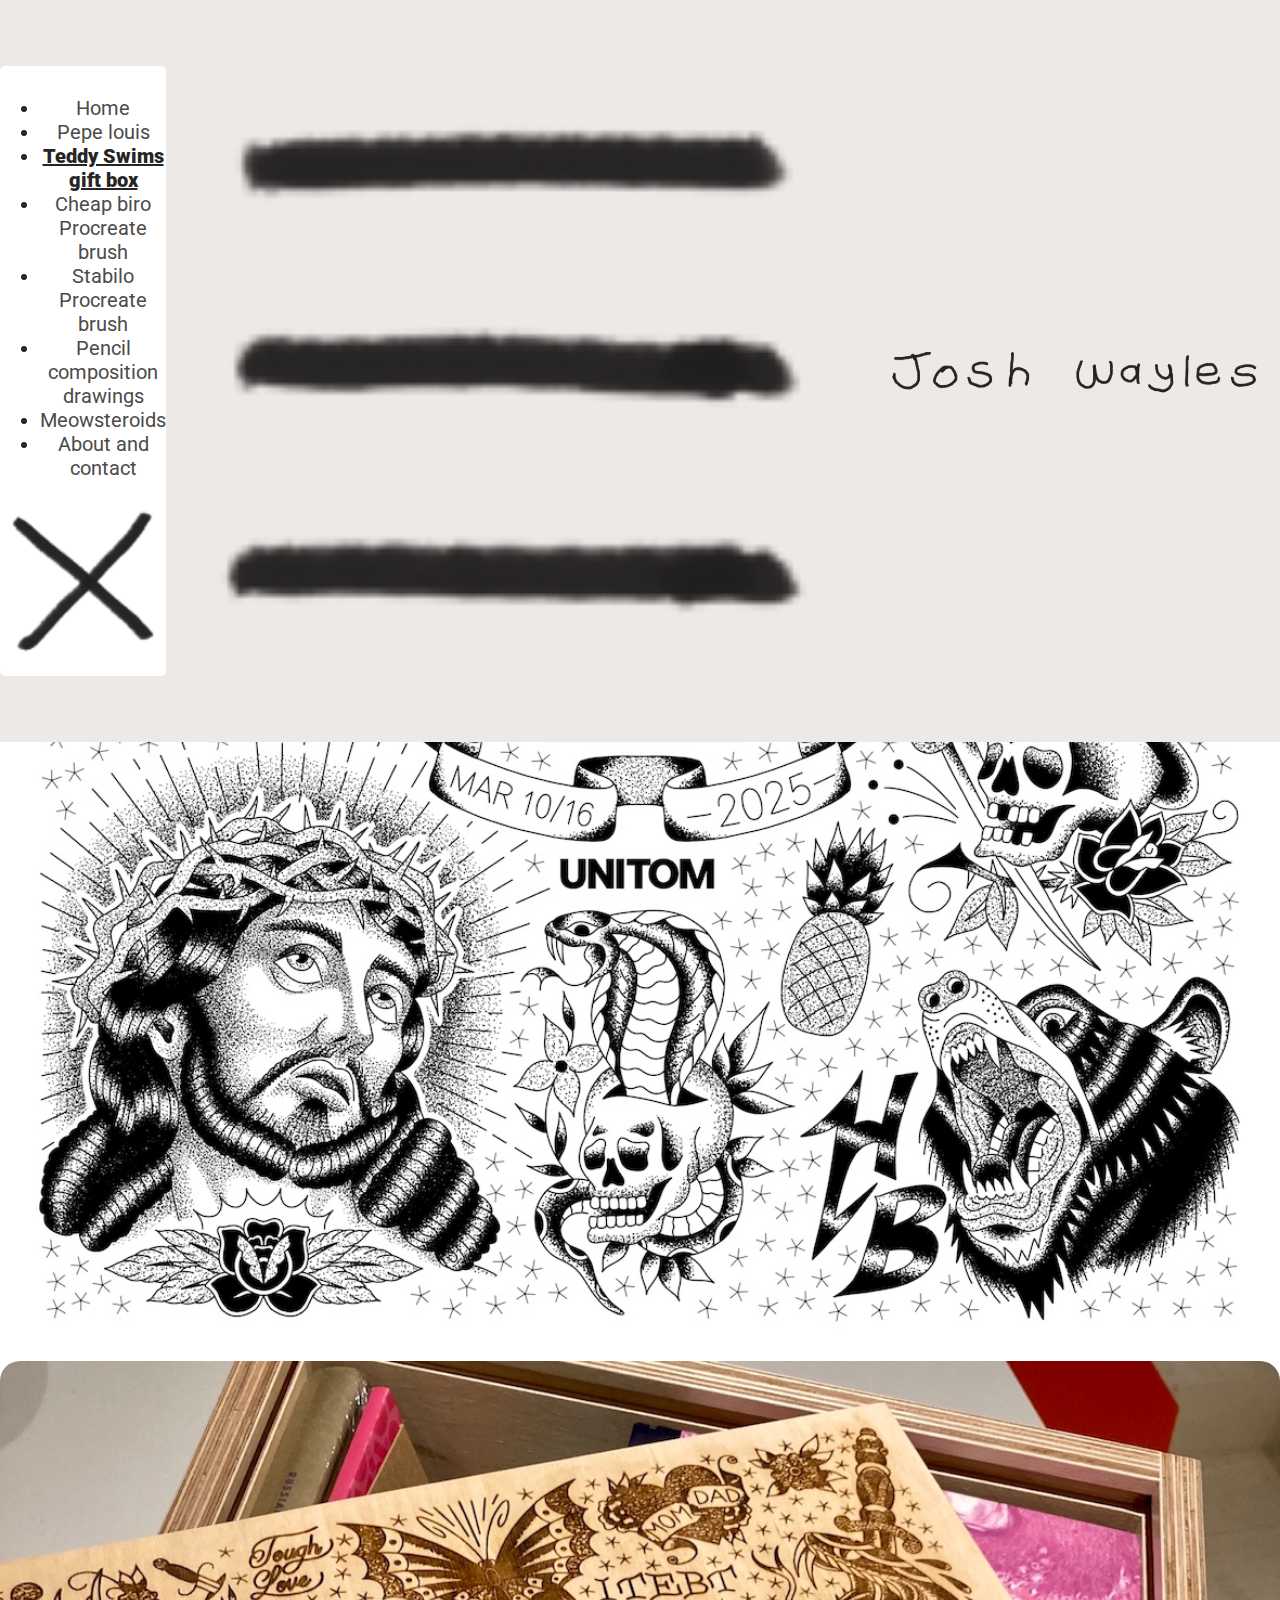
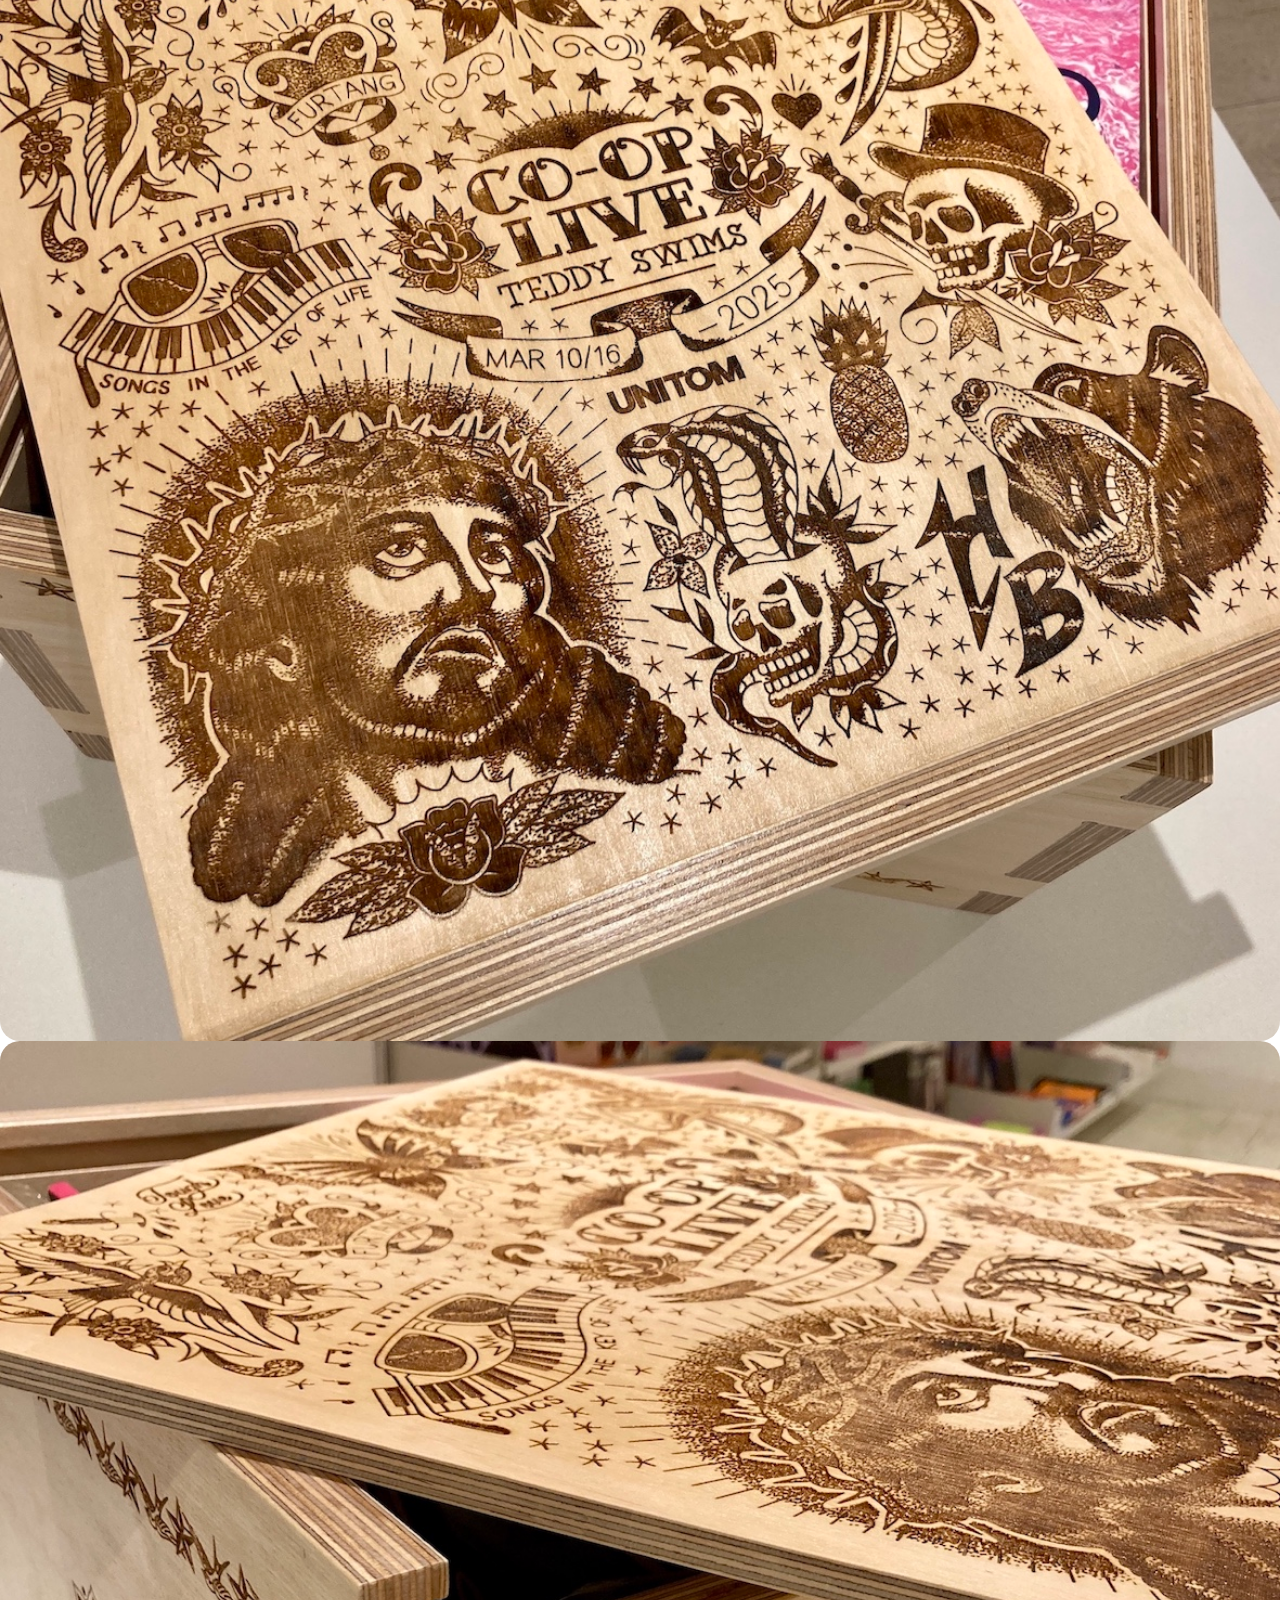
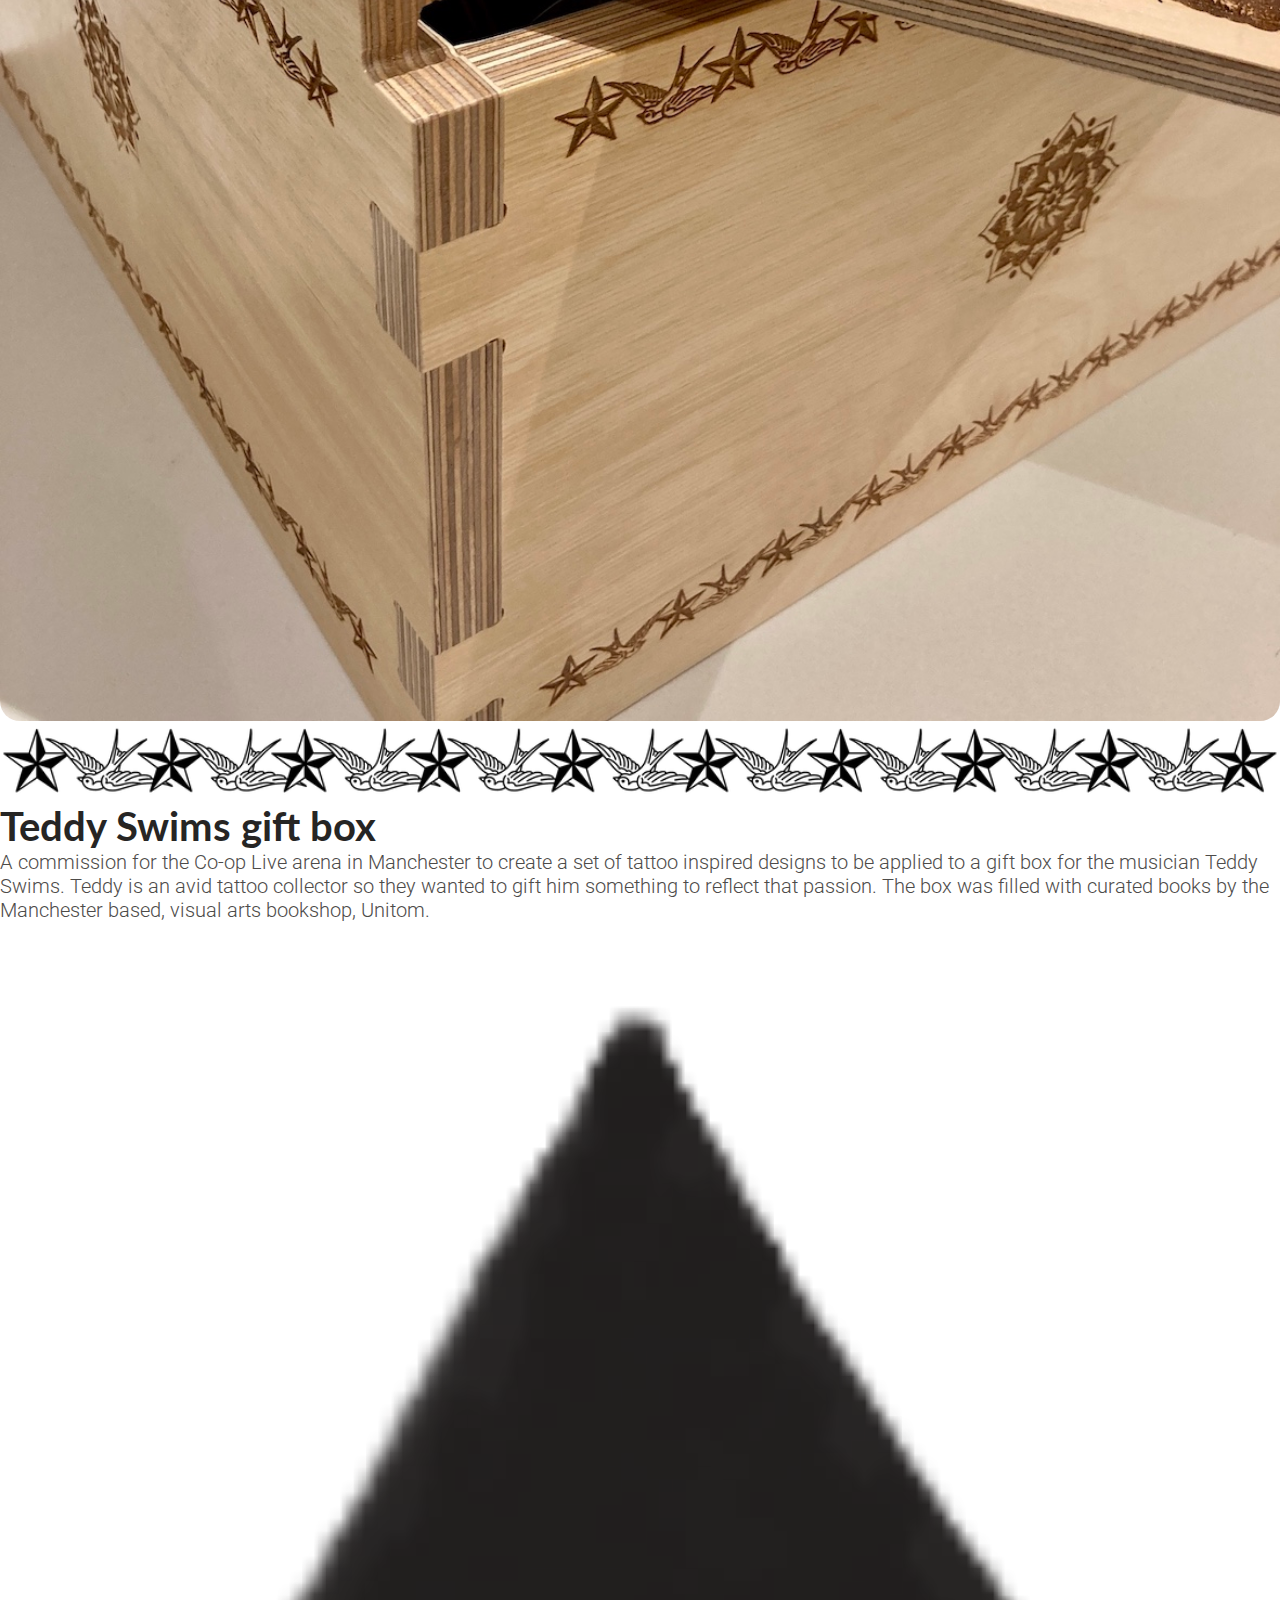
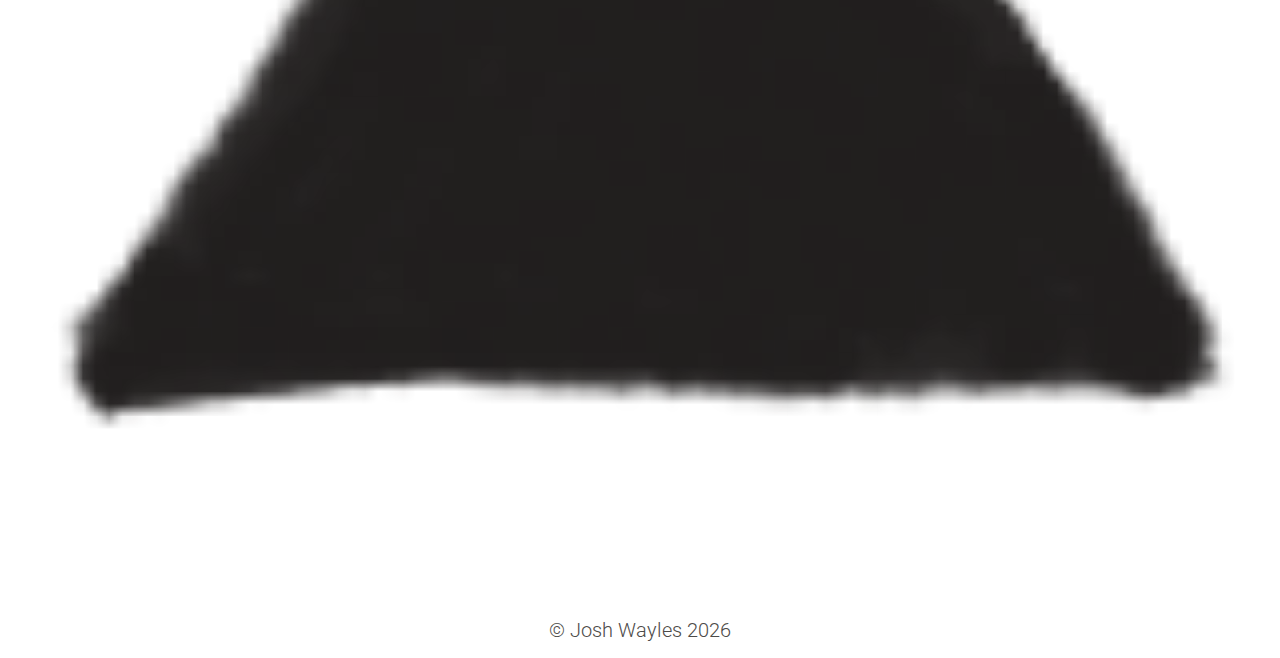
<file: teddy-swims.html>
<!DOCTYPE html>
<html lang="en">

<head>

    <meta name="author" content="Josh Wayles" />
    <meta charset="UTF-8" />
    <meta name="viewport" content="width=device-width, initial-scale=1.0" />
    <meta name="description" content="Freelance illustrator Josh Wayles portfolio website">
    <meta name="keywords" content="Website, Portfolio, Games, Illustration">
    <title>Josh Wayles</title>

    <meta property="og:title" content="Josh Wayles" />
    <meta property="og:image" content="images/og-image.jpg" />
    <meta property="og:image:width" content="200" />
    <meta property="og:image:height" content="200" />
    <meta property="og:description" content="Freelance illustration" />
    <meta property="og:url" content="https://joshwayles.github.io." />
    <meta property="og:type" content="website" />

    <!--Google fonts Lato-->
    <link rel="preconnect" href="https://fonts.googleapis.com">
    <link rel="preconnect" href="https://fonts.gstatic.com" crossorigin>
    <link href="https://fonts.googleapis.com/css2?family=Lato:wght@300;400;700&display=swap" rel="stylesheet">

    <!--Google fonts Roboto-->
    <link rel="preconnect" href="https://fonts.googleapis.com">
    <link rel="preconnect" href="https://fonts.gstatic.com" crossorigin>
    <link
        href="https://fonts.googleapis.com/css2?family=Lato:wght@300;400;700&family=Roboto:ital,wght@0,100;0,300;0,400;0,500;0,700;0,900;1,100;1,300;1,400;1,500;1,700;1,900&display=swap"
        rel="stylesheet">

    <!--CSS-->
    <link rel="stylesheet" href="src/style.css" />

</head>

<body>

    <!--TITLE AND NAV-->

    <header>

        <nav class="nav" id="nav-menu">
            <ul>
                <li><a href="index.html" aria-label="link to home">Home</a></li>
                <li><a href="pepe.html" aria-label="link to pepe louis project">Pepe louis</a></li>
                <li><a href="teddy-swims.html" aria-label="link to cheap biro for teddy swims project"
                        class="current-page">Teddy Swims gift box</a></li>
                <li><a href="cheap-biro.html" aria-label="link to cheap biro for procreate project">Cheap biro Procreate
                        brush</a></li>
                <li><a href="stabilo.html" aria-label="link to stabilo for procreate project">Stabilo Procreate
                        brush</a></li>
                <li><a href="pencil-compositions.html" aria-label="link to pencil composition project">Pencil
                        composition
                        drawings</a></li>
                <li><a href="meowsteroids.html" aria-label="link to meowsteroids project">Meowsteroids</a></li>
                <li><a href="about-contact.html" aria-label="link to about and contact information">About and
                        contact</a>
                </li>
            </ul>
            <img src="images/icon-close.png" class="icon icon-close" id="btn-close" onclick="navClose()"
                alt="Close button">
        </nav>

        <img src="images/icon-burger.png" class="icon icon-burger" id="btn-burger" onclick="navOpen()"
            alt="Burger menu button">

        <div class="logo-container">
            <img src="images/icon-logo.png" class="logo" alt="Page logo">
        </div>

    </header>

    <!--CONTENT-->

    <div class="img-container" role="Project visual content">
        <a href="#" aria-label="Scroll to image 1" class="tab-scroll">
            <img src="images/teddy/sides_design.png" class="project-img project-img__landscape"
                alt="A repeating pattern of swallows and stars">
        </a>
        <a href="#" aria-label="Scroll to image 2" class="tab-scroll">
            <img src="images/teddy/top_design.jpg" class="project-img project-img__ladscape"
                alt="A square composition of various tattoo designs with central text reading; Co-op live, Teddy Swims, March 10/16, 2026">
        </a>
    </div>

    <div class="img-container" role="Project visual content">
        <a href="#" aria-label="Scroll to image 3" class="tab-scroll">
            <img src="images/teddy/box_preview_1.jpg" class="project-img project-img__square-small project-img__spaced"
                alt="A photo of the top of the finished box">
        </a>
        <a href="#" aria-label="Scroll to image 4" class="tab-scroll">
            <img src="images/teddy/box_preview_2.jpg" class="project-img project-img__square-small project-img__spaced"
                alt="A photo of the side of the finished box">
        </a>
        <a href="#" aria-label="Scroll to image 5" class="tab-scroll">
            <img src="images/teddy/sides_design.png" class="project-img project-img__landscape"
                alt="A repeating pattern of swallows and stars">
        </a>
    </div>

    <div class="text-container" role="Project text content">
        <h1>Teddy Swims gift box</h1>
        <p>A commission for the Co-op Live arena in Manchester to create a set of tattoo inspired designs to be applied
            to a gift box for the musician Teddy Swims. Teddy is an avid tattoo collector so they wanted to gift him
            something to reflect that passion. The box was filled with curated books by the Manchester based, visual
            arts bookshop, Unitom.</p>
    </div>

    <div class="top-container" role="Area for button to return to the top of the page">
        <a href="#" aria-label="scroll to top of page">
            <img src="images/icon-top.png" class="icon icon-top" alt="Back to top arrow">
        </a>
    </div>

    <footer>
        <p class="footer-p">&#xa9; Josh Wayles 2026</p>
    </footer>

    <script src="src/script.js"></script>

</body>

</html>
</file>
<file: src/style.css>
/*===GENERAL===*/

:root {
    --dark-text: #262524;
    --light-text: #4d4b49;
    --light-block: #ede9e7;
    --accent: #FF7E63;
}

* {
    box-sizing: border-box;
}

body {
    background-color: #fff;
    font-family: "Roboto", sans-serif;
    margin: 0;
    font-size: 14px;
    color: var(--dark-text);
}

header {
    width: 100%;
    background: var(--light-block);
    text-align: center;
    position: fixed;
    top: 0;
    padding: 0.5em 0;
    z-index: 999;
}

nav {
    padding: 0.5em 0 0.5em;
}

footer {
    width: 100%;
    text-align: center;
    padding: 0.8em 0 0.8em;
}

img {
    display: block;
    border-radius: 1em;
    margin: 0;
    width: 100%;
}

iframe {
    margin: 0;
    padding: 0;
}

.container {
    margin: 0 auto;
    padding: 0;
    width: 90%;
    max-width: 1100px;
}

.content-spacer {
    width: 100%;
    height: 4.95em;
}

#about-me {
    scroll-margin-top: 6.65em;
}

@media (min-width: 850px) {

    body {
        font-size: 16px;
    }

    header {
        display: flex;
        justify-content: space-evenly;
        align-items: center;
        padding: 1em 0;
    }

    nav {
        background-color: #fff;
        border-radius: 0.25em;
    }

    .content-spacer {
        width: 100%;
        height: 4.25em;
    }
}

@media (min-width: 1050px) {
    body {
        font-size: 20px;
    }
}

/*===GENERAL TYPOGRAPHY===*/

h1,
h2,
h3,
p,
a {
    margin: 0;
    padding: 0;
}

h1,
h2,
h3 {
    font-family: "Lato", sans-serif;
    font-weight: 700;
    color: var(--dark-text);
}

h1 {
    font-size: 1.85rem;
    margin: 0.05em 0;
}

h2 {
    font-size: 1.4rem;
}

h3 {
    font-size: 1.4rem;
}

p {
    color: var(--light-text);
    font-weight: 300;
}

a {
    color: var(--light-text);
    text-decoration: none;
}

.header__subtitle {
    font-weight: 300;
}

.footer__text {
    font-size: 1.25em;
    font-weight: 500;
    margin:-0.5em 0 0.5em;
}

.footer__tm-text{
    font-size: 0.9rem;
    opacity: 0.8;
    margin: 1em
}

.social-icons__link {
    color: var(--dark-text);
    font-size: 2.75rem;
    padding: 0.25em;
}

.social-icons__link:hover,
.social-icons__link:focus {
    color: var(--accent);
}

.nav__link {
    color: var(--dark-text);
    margin: 0 1em;
    text-decoration: none;
    font-weight: 400;
}

.nav__link:hover,
.nav__link:focus {
    color: var(--accent);
    text-decoration: underline;
}

.current-page {
    color: var(--dark-text);
    text-decoration: underline;
    font-weight: 900;
}

.current-page:hover,
.current-page:focus {
    color: var(--dark-text);
    cursor: default;
}

.header__subtitle {
    display: none;
}

@media (min-width: 850px) {
    h1 {
        font-size: 2em;
        margin: 0;
    }

    .header__subtitle {
        display: block;
    }

    .nav__link {
        color: var(--light-text);
    }
}

/*Page specific type*/

.page__title {
    font-size: 1.8em;
    text-align: center;
    margin: 1.5em 0 1em;
    position: relative;
    font-weight: 400;
}

.page__title::before {
    content: '';
    height: 10px;
    width: 10em;
    background-color: var(--accent);
    position: absolute;
    transform: translate(-50%);
    left: 50%;
    margin-top: 0.9em;
    z-index: -1;
}

.card-text__title {
    margin-bottom: 0.25em;
    position: relative;
}

/* .card-text__title::before {
    position: absolute;
    content: '';
    width: 6em;
    height: 0.4em;
    background-color: var(--accent);
    z-index: -1;
    margin: 0.85em 0;
} */

.card-text__body,
.project__body {
    line-height: 1.5;
}

.project__title {
    margin-bottom: 1em;
}

.project__body {
    margin-bottom: 1.5em;
}

.project__link {
    color: var(--dark-text);
    text-decoration: underline;
    font-weight: 400;
}

/*Setting h1 back to dark*/

.header__title--link {
    color: var(--dark-text);
}

.header__title--link:hover, .header__title--link:focus {
    color: var(--accent)
}

/*===HOME PAGE LAYOUT===*/

.card-display {
    display: flex;
    flex-direction: column;
    border-bottom: 1px solid var(--dark-text);
    margin: 2em 0 1.5em;
    padding-bottom: 0.5em;
}

.card {
    position: relative;
    display: flex;
    align-items: center;
    border: 2px solid var(--dark-text);
    border-radius: 1em;
    padding: 1em;
    margin-bottom: 1.5em;
}

/*card animation*/

@keyframes card-in {
    0% {
        left: 8em;
    }

    100% {
        left: 0;
    }
}

@-webkit-keyframes card-in {
    0% {
        left: 8em;
    }

    100% {
        left: 0;
    }
}

.card-one {
    animation-name: card-in;
    animation-duration: 1s;
}

.card-two {
    animation-name: card-in;
    animation-duration: 1.5s;
}

.card-three {
    animation-name: card-in;
    animation-duration: 2s;
}

.card__image {
    order: -1;
    width: 65px;
    height: 65px;
    margin-right: 1em;
    border-radius: 0.5em;
}

.card-text__title {
    margin-bottom: 0.25em;
}

.card__desktop-image {
    display: none;
}

@media (min-width: 400px) {
    .card__image {
        height: 100px;
        width: 100px;
    }
}

@media (min-width: 850px) {
    .card-display {
        flex-direction: row;
        justify-content: space-between;
    }

    .card {
        flex-direction: column;
        width: 30%;
    }

    .card:hover,
    .card:focus {
        box-shadow: -0.5rem 0.5rem var(--accent);
    }

    .card__image {
        width: 165px;
        height: 165px;
        margin: 0 auto 0.5em;
    }

    .card__desktop-image {
        margin: 1em auto 0;
        display: block;
    }

    .card-text {
        height: 200px;
        border-bottom: 1px solid var(--light-text);
    }

    .card-text__title {
        margin: 0.4em 0;
    }
}

@media (min-width: 1050px) {
    .card-text {
        height: 240px;
    }

}

.card:active {
    box-shadow: -0.3rem 0.3rem var(--accent);
    position: relative;
    top: 0.2em;
    left: -0.2em;
}

/*===PROJECT GENERAL LAYOUT===*/

.project {
    display: flex;
    flex-direction: column;
}

.project--border-bottom {
    margin-bottom: 1.5em;
    border-bottom: 1px solid var(--light-text);
}

.project__image {
    margin-bottom: 1.5em;
}

/*===ILLUSTRATION LAYOUT===*/

.project__image--multi {
    display: flex;
    flex-wrap: wrap;
    justify-content: space-evenly;
}

.project__image--portrait {
    margin-bottom: 1.5em;
    min-width: 250px;
}

.thumbnail {
    display: flex;
    flex-wrap: wrap;
    justify-content: center;
    margin-bottom: 1.5em;
}

.thumbnail__image {
    opacity: 50%;
    border-radius: 1em;
    margin: 5px;
}

.thumbnail__image--2 {
    width: 35%;
    max-width: 200px;
}

.thumbnail__image--3 {
    width: 25%;
    max-width: 140px;
    border-radius: 0.5em;
}

.thumbnail__image:hover,
.thumbnail__image:focus {
    opacity: 100%;
    outline: 2px solid var(--accent);
}

@media (min-width:800px) {
    .project--flex-reverse {
        flex-direction: row;
        align-items: center;
    }

    .project__image--recent {
        width: 65%;
        margin-left: 1em;
    }

    .project__image--about {
        width: 40%;
        order: -1;
        margin-right: 1.5em;
    }

    .project__image--portrait {
        width: 45%;
    }
}

/*===CODING LAYOUT===*/

.project__music {
    display: block;
    border: none;
    height: 270px;
    width: 100%;
    margin-bottom: 1.5em;
}

.frame-display {
    display: flex;
    flex-wrap: wrap;
    justify-content: center;
}

.frame-display__frame {
    border: 1px solid var(--light-block);
    border-radius: 1em;
    height: 690px;
    width: 100%;
    margin: 0 0 1.2em;
}

@media (min-width: 400px) {
    .frame-display__frame {
        width: 345px;
        margin: 0 0.5em 1.2em;
    }
}

@media (min-width:850px) {
    .project__music {
        margin: 0 auto 1.5em;
        width: 700px;
    }
}
</file>
